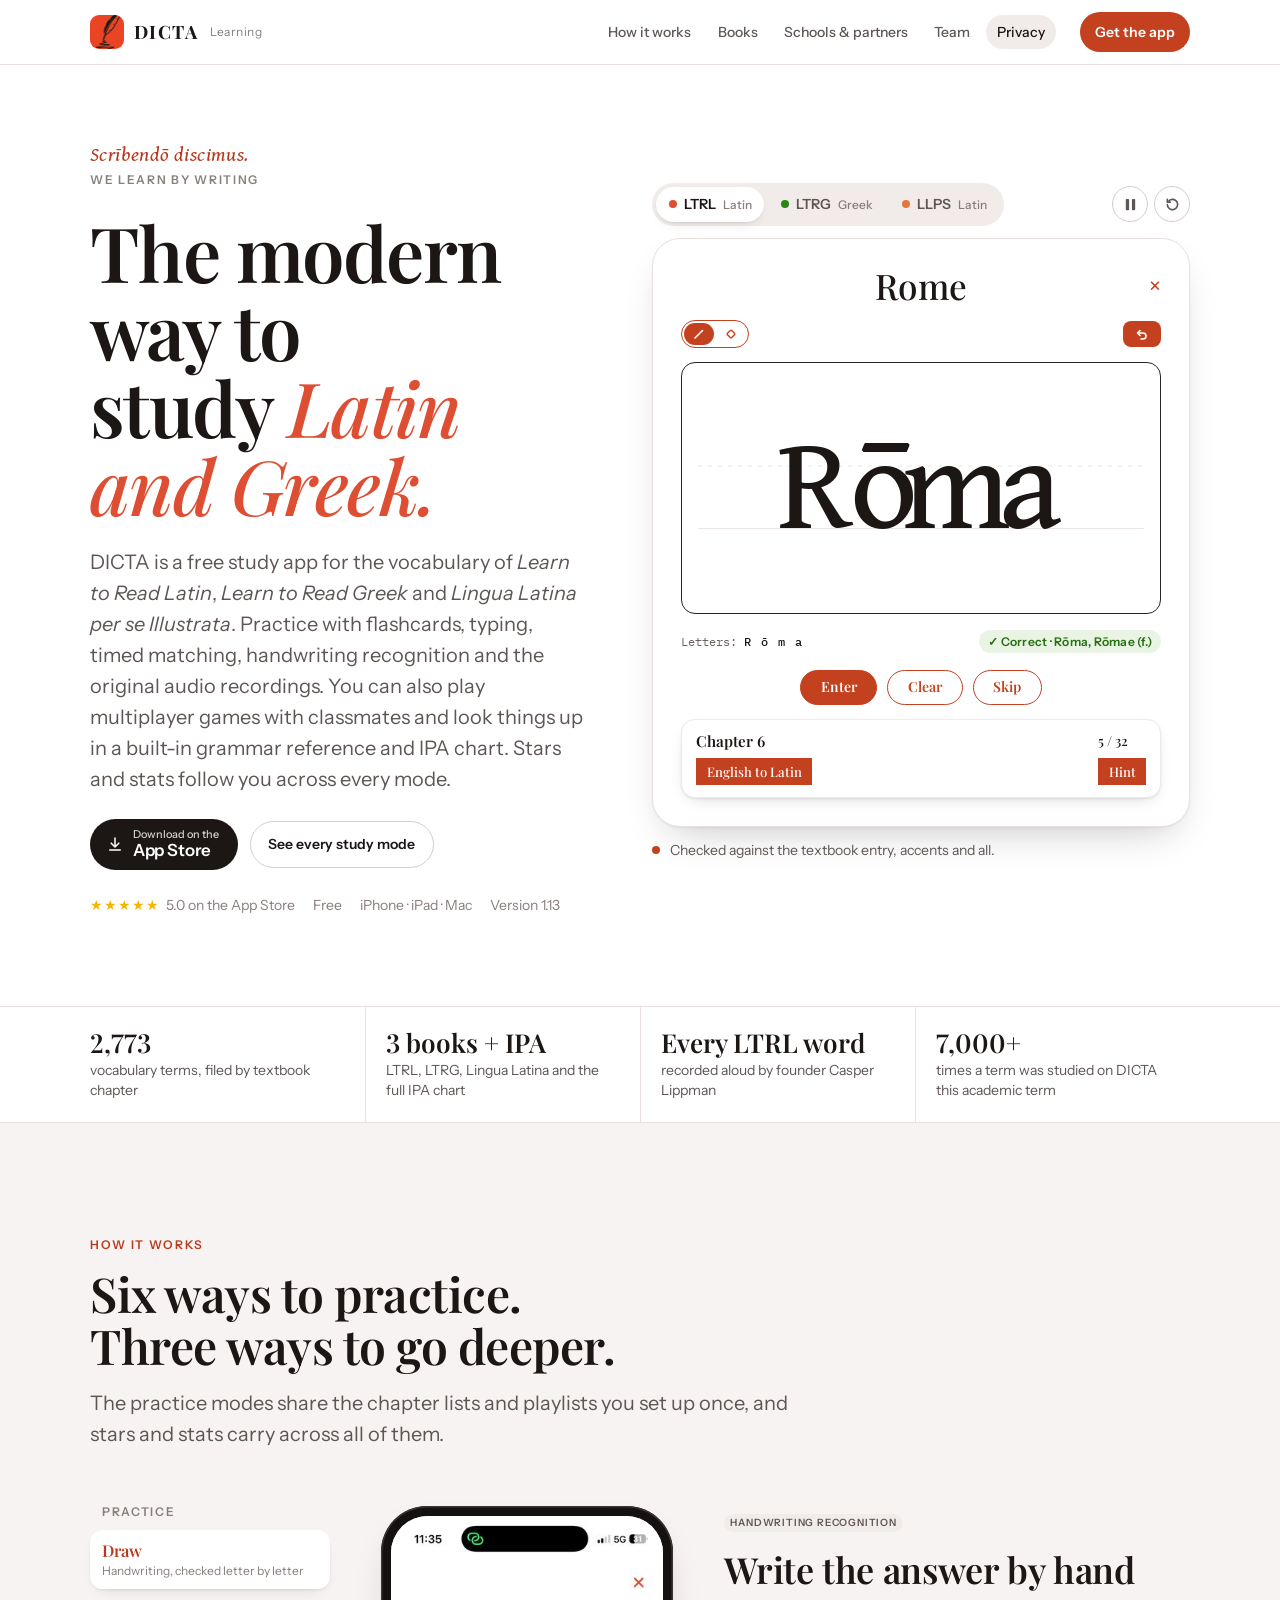
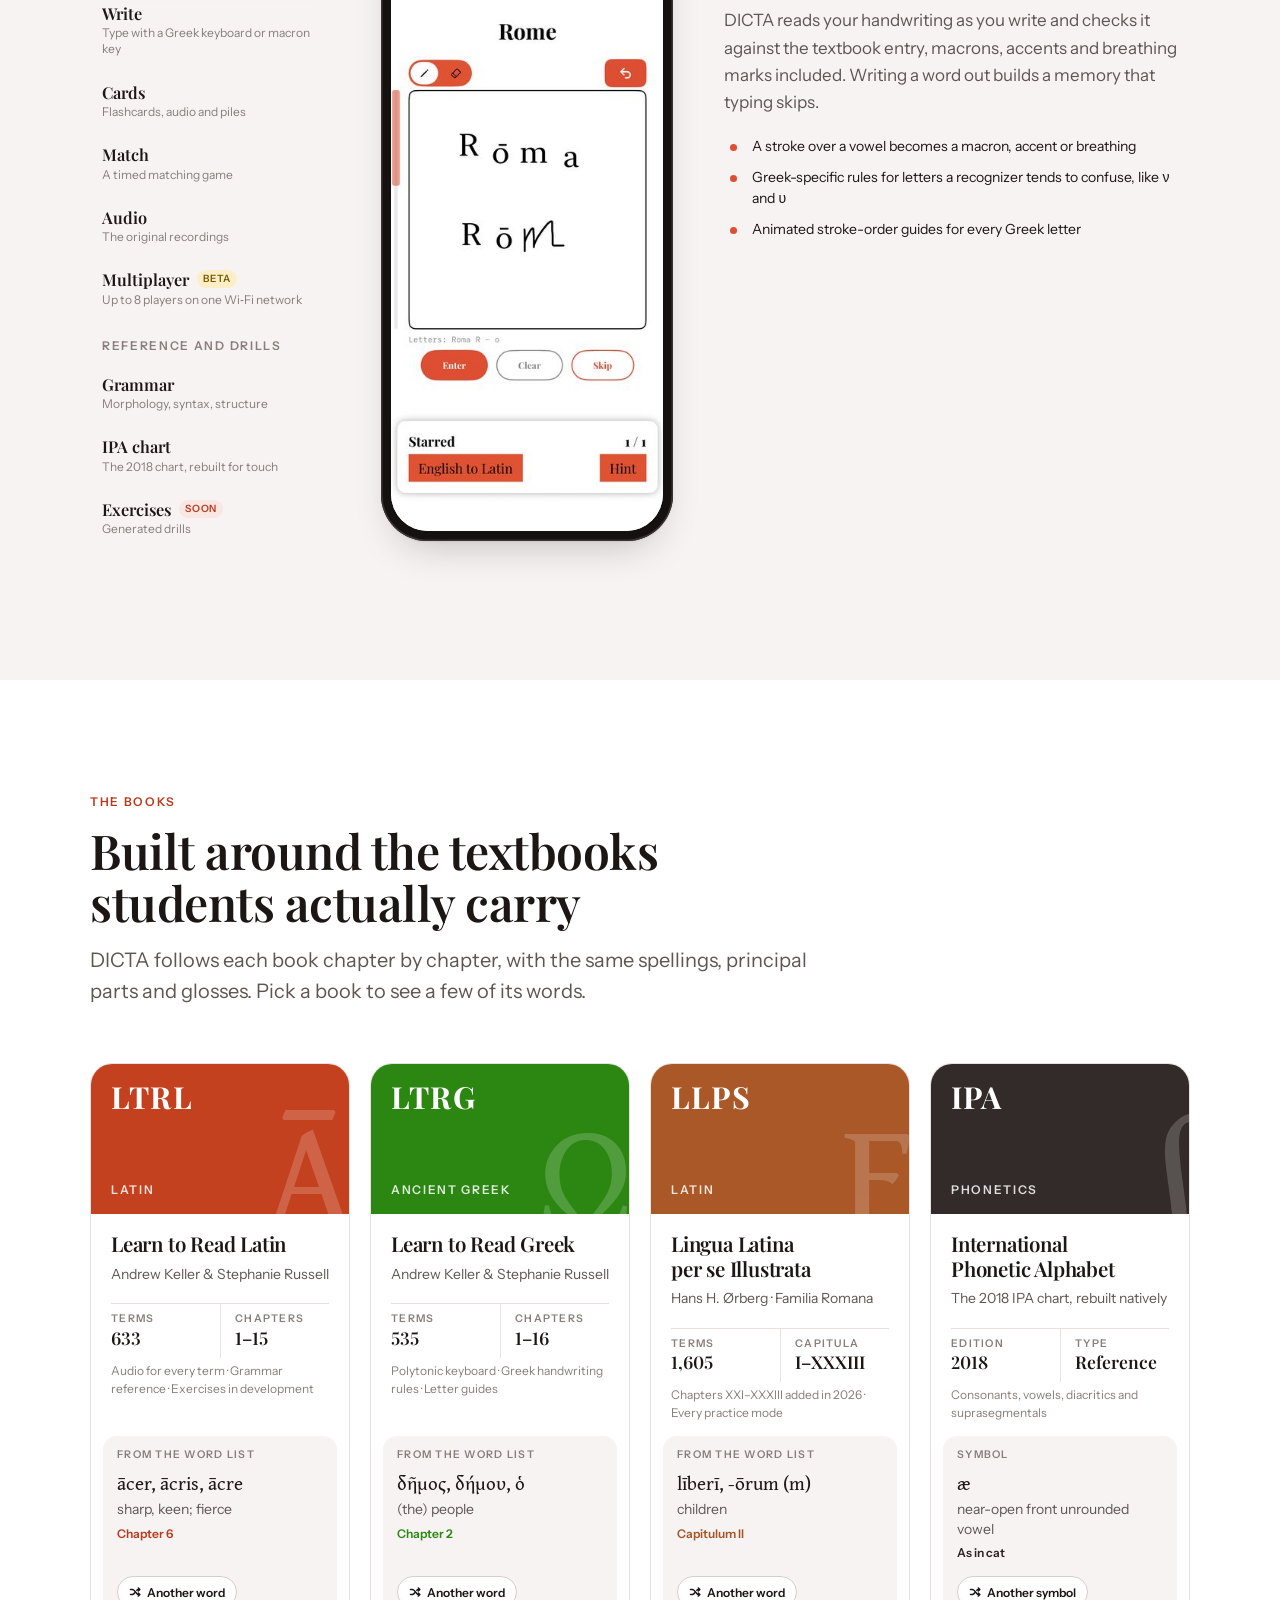
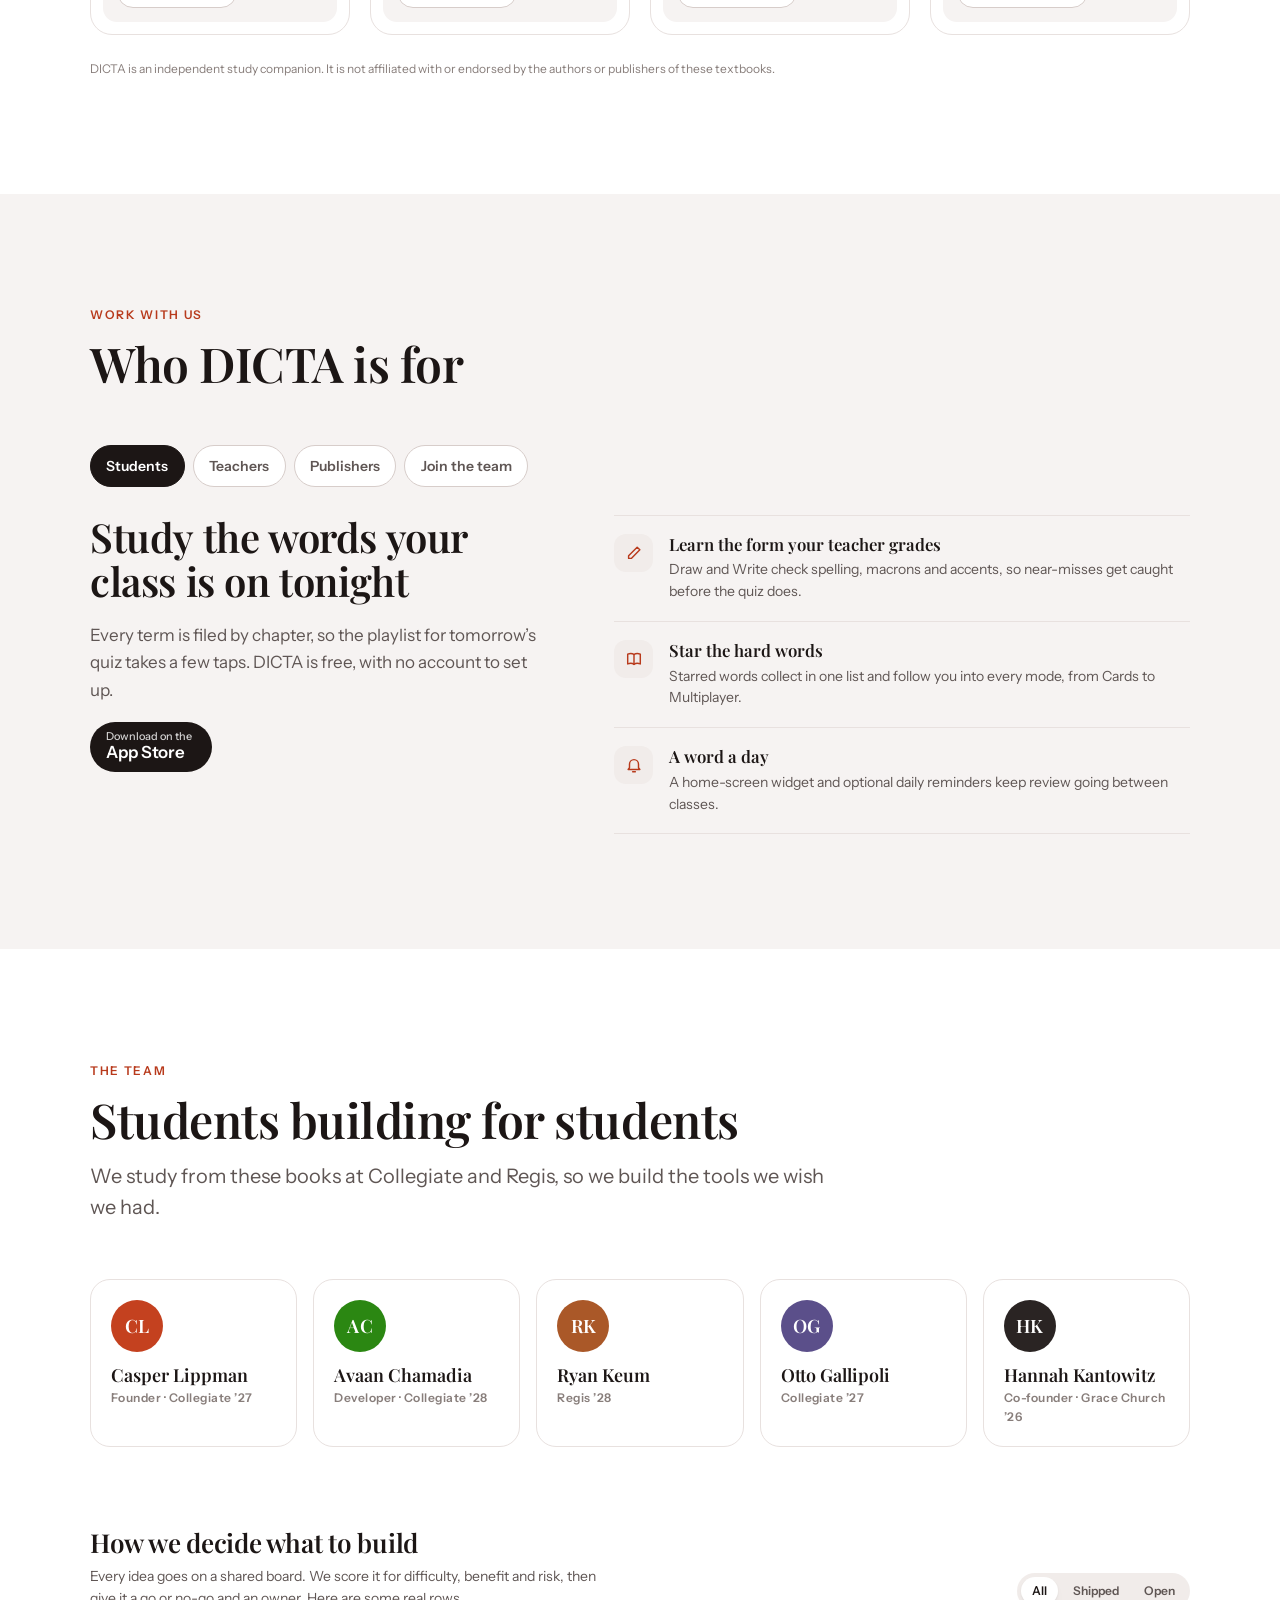
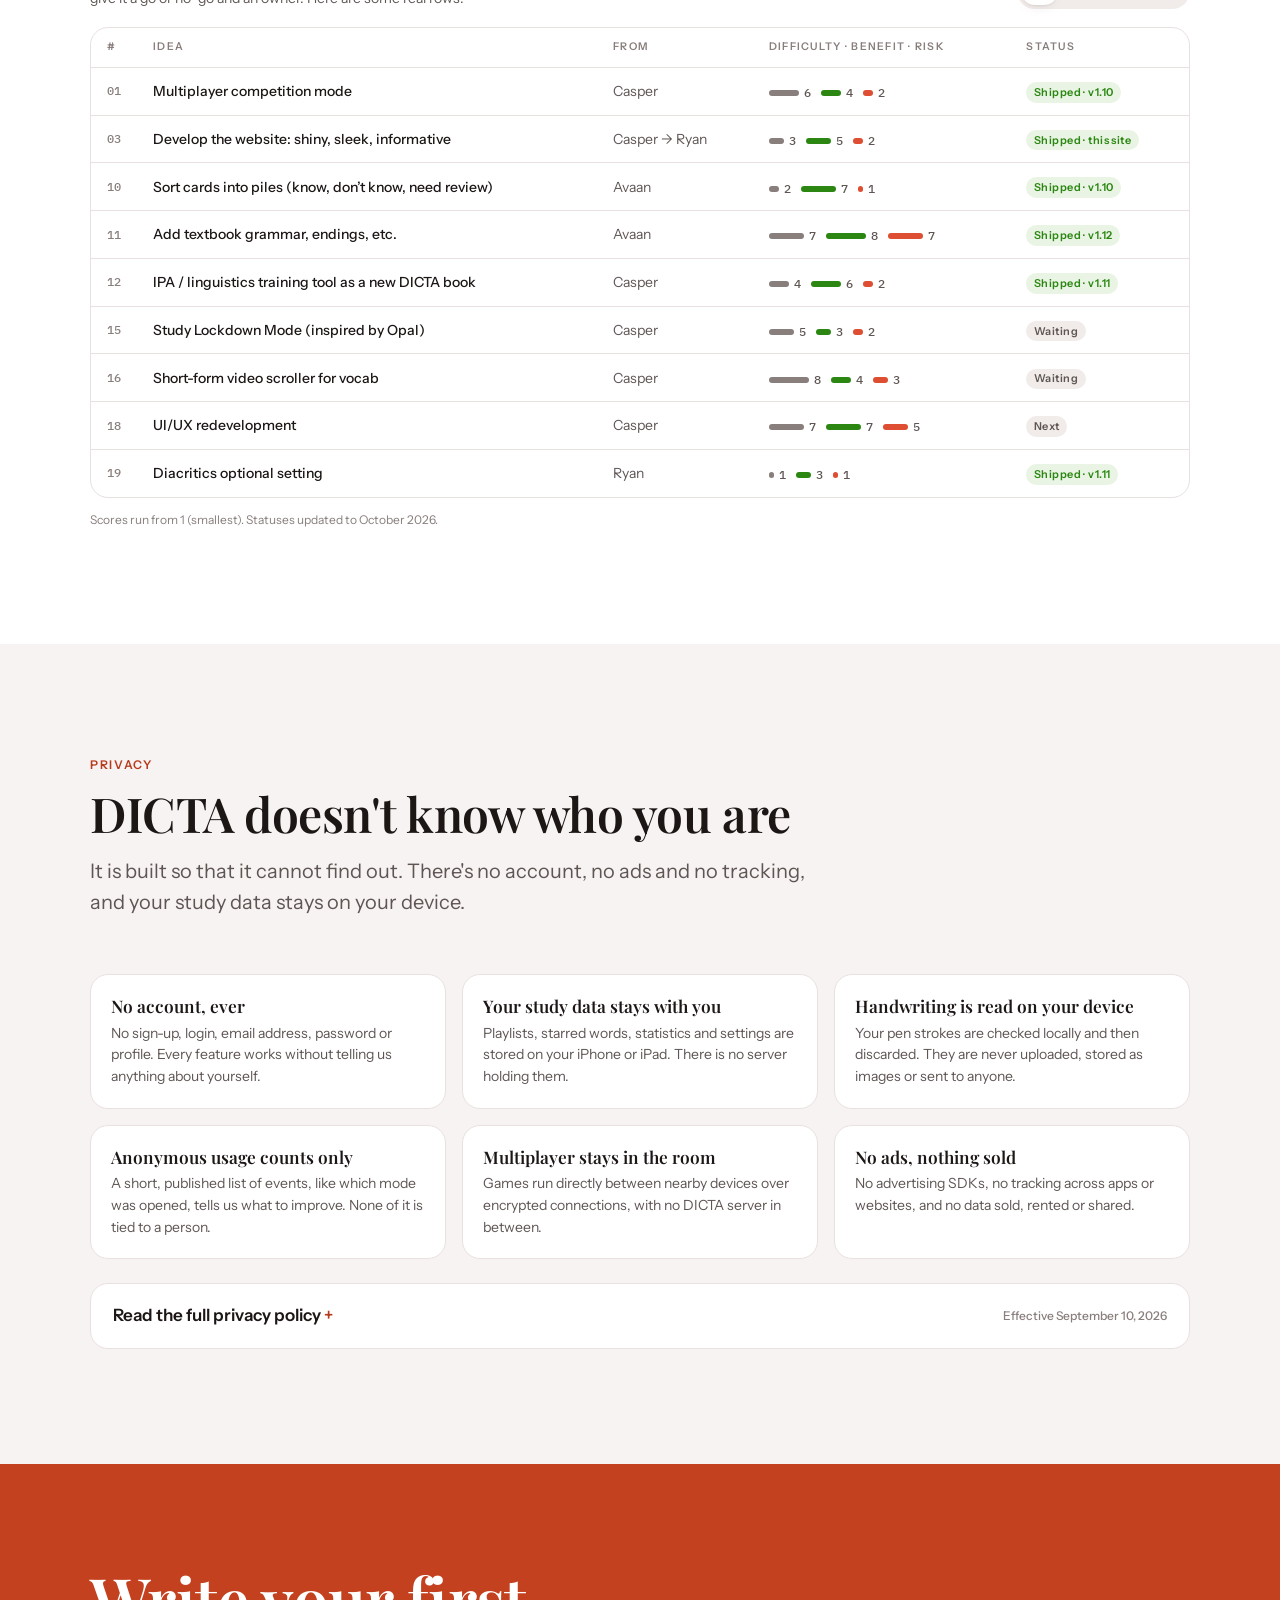
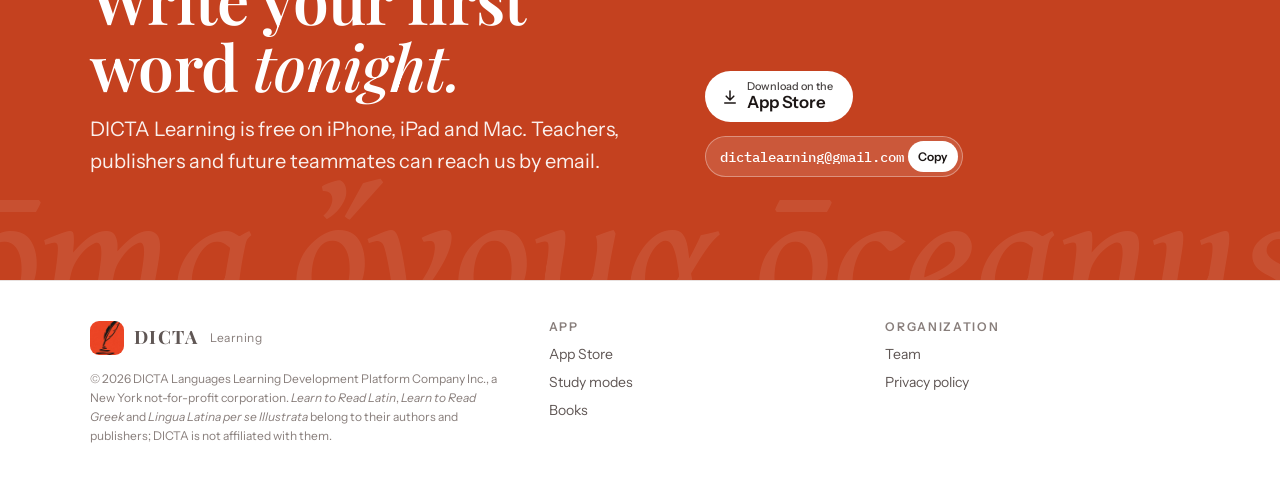
<file: index.html>
<!doctype html>
<html lang="en">
<head>
<meta charset="utf-8">
<meta name="viewport" content="width=device-width, initial-scale=1">
<title>DICTA Learning: the modern way to study Latin and Greek</title>
<meta name="description" content="DICTA is a free iPhone, iPad and Mac app for the vocabulary of Learn to Read Latin, Learn to Read Greek and Lingua Latina: flashcards, typing, matching, handwriting recognition, audio and multiplayer.">
<link rel="canonical" href="https://www.dictalanguages.com/">
<meta name="theme-color" content="#c4411f">
<meta name="apple-itunes-app" content="app-id=6751761814">
<meta property="og:type" content="website">
<meta property="og:site_name" content="DICTA Learning">
<meta property="og:title" content="DICTA Learning: the modern way to study Latin and Greek">
<meta property="og:description" content="DICTA is a free iPhone, iPad and Mac app for the vocabulary of Learn to Read Latin, Learn to Read Greek and Lingua Latina: flashcards, typing, matching, handwriting recognition, audio and multiplayer.">
<meta property="og:url" content="https://www.dictalanguages.com/">
<meta property="og:image" content="https://www.dictalanguages.com/assets/og.png">
<meta property="og:image:width" content="1200">
<meta property="og:image:height" content="630">
<meta name="twitter:card" content="summary_large_image">
<link rel="icon" href="favicon.ico" sizes="any">
<link rel="icon" type="image/png" href="assets/favicon-32.png" sizes="32x32">
<link rel="apple-touch-icon" href="assets/apple-touch-icon.png">
<link rel="preconnect" href="https://fonts.googleapis.com">
<link rel="preconnect" href="https://fonts.gstatic.com" crossorigin>
<link rel="stylesheet" href="https://fonts.googleapis.com/css2?family=Gentium+Book+Plus:ital,wght@0,400;0,700;1,400&family=IBM+Plex+Mono:wght@400;500&family=Instrument+Sans:wght@400;500;600;700&family=Playfair+Display:ital,wght@0,400..900;1,400..900&display=swap">
<link rel="stylesheet" href="assets/site.css">
<script type="application/ld+json">{"@context": "https://schema.org", "@graph": [{"@type": "Organization", "@id": "https://www.dictalanguages.com/#org", "name": "DICTA Learning", "legalName": "DICTA Languages Learning Development Platform Company Inc.", "url": "https://www.dictalanguages.com/", "logo": "https://www.dictalanguages.com/assets/icon-512.png", "email": "dictalearning@gmail.com", "founder": {"@type": "Person", "@id": "https://www.dictalanguages.com/#casper-lippman", "name": "Casper Lippman", "jobTitle": "Founder", "url": "https://www.dictalanguages.com/#team"}, "member": [{"@type": "Person", "@id": "https://www.dictalanguages.com/#avaan-chamadia", "name": "Avaan Chamadia", "jobTitle": "Developer", "url": "https://www.dictalanguages.com/#team"}, {"@type": "Person", "@id": "https://www.dictalanguages.com/#ryan-keum", "name": "Ryan Keum", "url": "https://www.dictalanguages.com/#team"}]}, {"@type": "WebSite", "@id": "https://www.dictalanguages.com/#website", "url": "https://www.dictalanguages.com/", "name": "DICTA Learning", "publisher": {"@id": "https://www.dictalanguages.com/#org"}}, {"@type": "MobileApplication", "name": "DICTA Learning", "operatingSystem": "iOS, iPadOS, macOS", "applicationCategory": "EducationalApplication", "description": "DICTA is a free iPhone, iPad and Mac app for the vocabulary of Learn to Read Latin, Learn to Read Greek and Lingua Latina: flashcards, typing, matching, handwriting recognition, audio and multiplayer.", "downloadUrl": "https://apps.apple.com/us/app/dicta-learning/id6751761814", "offers": {"@type": "Offer", "price": "0", "priceCurrency": "USD"}, "publisher": {"@id": "https://www.dictalanguages.com/#org"}}]}</script>
</head>
<body>
<div class="nav">
  <div class="wrap nav-in">
    <a class="brand" href="#top" aria-label="DICTA Learning home">
      <img src="assets/icon.jpg" alt="" width="34" height="34">
      <b>DICTA</b><span>Learning</span>
    </a>
    <nav class="nav-links" aria-label="Sections">
      <a href="#modes">How it works</a>
      <a href="#books">Books</a>
      <a href="#for">Schools &amp; partners</a>
      <a href="#team">Team</a>
      <a href="#privacy">Privacy</a>
    </nav>
    <a class="btn btn-red" href="https://apps.apple.com/us/app/dicta-learning/id6751761814" target="_blank" rel="noopener">Get the app</a>
  </div>
</div>

<main id="top">
  <!-- ======== HERO ======== -->
  <section class="hero">
    <div class="wrap hero-grid">
      <div class="hero-copy">
        <div class="motto"><span class="la" lang="la">Scrībendō discimus.</span><span class="en">We learn by writing</span></div>
        <h1>The modern way to study <em>Latin and Greek.</em></h1>
        <p class="lede">DICTA is a free study app for the vocabulary of <em>Learn to Read Latin</em>, <em>Learn to Read Greek</em> and <em>Lingua Latina per se Illustrata</em>. Practice with flashcards, typing, timed matching, handwriting recognition and the original audio recordings. You can also play multiplayer games with classmates and look things up in a built-in grammar reference and IPA chart. Stars and stats follow you across every mode.</p>
        <div class="cta-row">
          <a class="btn btn-store" href="https://apps.apple.com/us/app/dicta-learning/id6751761814" target="_blank" rel="noopener">
            <svg width="18" height="18" viewBox="0 0 24 24" fill="currentColor" aria-hidden="true"><path d="M12 3a1 1 0 0 1 1 1v9.6l3.3-3.3a1 1 0 1 1 1.4 1.4l-5 5a1 1 0 0 1-1.4 0l-5-5a1 1 0 1 1 1.4-1.4l3.3 3.3V4a1 1 0 0 1 1-1zM5 19h14a1 1 0 1 1 0 2H5a1 1 0 1 1 0-2z"/></svg>
            <span><span class="s1">Download on the</span><span class="s2">App Store</span></span>
          </a>
          <a class="btn btn-ghost" href="#modes">See every study mode</a>
        </div>
        <div class="meta">
          <span><span class="stars" aria-hidden="true">★★★★★</span> 5.0 on the App Store</span>
          <span>Free</span>
          <span>iPhone · iPad · Mac</span>
          <span>Version 1.13</span>
        </div>
      </div>

      <figure class="demo" id="demo" data-book="ltrl">
        <div class="demo-bar">
          <div class="booktabs" role="group" aria-label="Textbook shown in the replay">
            <button data-book="ltrl" aria-pressed="true" style="--c:#de4e32"><i></i>LTRL <small>Latin</small></button>
            <button data-book="ltrg" aria-pressed="false" style="--c:#2b8712"><i></i>LTRG <small>Greek</small></button>
            <button data-book="llps" aria-pressed="false" style="--c:#e3773a"><i></i>LLPS <small>Latin</small></button>
          </div>
          <div class="demo-ctl">
            <button class="icon-btn" id="demoPause" aria-label="Pause replay" title="Pause">
              <svg viewBox="0 0 16 16" fill="currentColor" aria-hidden="true" class="i-pause"><rect x="3" y="2" width="3.5" height="12" rx="1"/><rect x="9.5" y="2" width="3.5" height="12" rx="1"/></svg>
              <svg viewBox="0 0 16 16" fill="currentColor" aria-hidden="true" class="i-play" hidden><path d="M4 2.5v11a.8.8 0 0 0 1.2.7l9-5.5a.8.8 0 0 0 0-1.4l-9-5.5A.8.8 0 0 0 4 2.5z"/></svg>
            </button>
            <button class="icon-btn" id="demoReplay" aria-label="Replay from the start" title="Replay">
              <svg viewBox="0 0 16 16" fill="none" stroke="currentColor" stroke-width="1.8" stroke-linecap="round" stroke-linejoin="round" aria-hidden="true"><path d="M2.5 8a5.5 5.5 0 1 0 1.7-4"/><path d="M2.5 2.5v3h3"/></svg>
            </button>
          </div>
        </div>
        <div class="sheet">
          <div class="sheet-top"><span></span><div class="prompt" id="dPrompt">Rome</div><span class="x" aria-hidden="true">×</span></div>
          <div class="tools" aria-hidden="true">
            <span class="pentool">
              <span><svg viewBox="0 0 12 12" fill="none" stroke="currentColor" stroke-width="1.6" stroke-linecap="round"><path d="M2 10 9.5 2.5"/></svg></span>
              <span><svg viewBox="0 0 12 12" fill="none" stroke="currentColor" stroke-width="1.4"><rect x="3" y="3" width="6" height="6" rx="1" transform="rotate(45 6 6)"/></svg></span>
            </span>
            <span class="undo"><svg viewBox="0 0 12 12" fill="none" stroke="currentColor" stroke-width="1.6" stroke-linecap="round" stroke-linejoin="round"><path d="M4 2.5 1.5 5 4 7.5"/><path d="M1.8 5H7a3 3 0 0 1 0 6H5"/></svg></span>
          </div>
          <div class="canvas-wrap">
            <canvas id="dCanvas" role="img" aria-label="Replay of Draw mode: a word is handwritten letter by letter, each letter turns into type as it is recognized, and a final stroke adds the macron or accent."></canvas>
          </div>
          <div class="readout"><span>Letters: <b id="dLetters">&nbsp;</b></span><span class="verdict" id="dVerdict">✓ Correct</span></div>
          <div class="pills" aria-hidden="true"><span class="pill solid" id="dEnter">Enter</span><span class="pill">Clear</span><span class="pill">Skip</span></div>
          <div class="session" aria-hidden="true">
            <span class="ch" id="dChapter">Chapter 6</span><span class="ct" id="dCount">5 / 32</span>
            <span class="dir" id="dDir">English to Latin</span><span class="hint">Hint</span>
          </div>
        </div>
        <figcaption><span class="dot"></span><span id="dCaption">Each letter is read as it is written.</span></figcaption>
      </figure>
    </div>
  </section>

  <!-- ======== LEDGER ======== -->
  <div class="ledger">
    <div class="wrap ledger-in">
      <div><b>2,773</b><span>vocabulary terms, filed by textbook chapter</span></div>
      <div><b>3 books + IPA</b><span>LTRL, LTRG, Lingua Latina and the full IPA chart</span></div>
      <div><b>Every LTRL word</b><span>recorded aloud by founder Casper Lippman</span></div>
      <div><b>7,000+</b><span>times a term was studied on DICTA this academic term</span></div>
    </div>
  </div>

  <!-- ======== MODES ======== -->
  <section class="sec sec-alt" id="modes">
    <div class="wrap">
      <div class="sec-head">
        <span class="eyebrow">How it works</span>
        <h2>Six ways to practice. Three ways to go deeper.</h2>
        <p>The practice modes share the chapter lists and playlists you set up once, and stars and stats carry across all of them.</p>
      </div>
      <div class="modes">
        <div class="mode-list" id="modeList" role="tablist" aria-label="Study modes" aria-orientation="vertical"></div>
        <div class="phone-col">
          <div class="phone"><div class="screen" id="phoneScreen">
            <div class="scr on" data-screen="draw"><img src="assets/draw.jpg" alt="Draw mode: the prompt Rome, with Rōma handwritten on the canvas and recognized letter by letter"></div>
            <div class="scr" data-screen="write"><img src="assets/write.jpg" alt="Write mode in Greek: the prompt name, answered ὄνομα ὀνόματος τό on the polytonic keyboard" loading="lazy"></div>
            <div class="scr" data-screen="feedback"><img src="assets/feedback.jpg" alt="Write mode feedback: wrong characters in the answer highlighted against the correct Greek" loading="lazy"></div>
            <div class="scr" data-screen="cards"><img src="assets/cards.jpg" alt="Cards mode: a flashcard reading delay, with audio and star buttons and a Sort into Piles button" loading="lazy"></div>
            <div class="scr" data-screen="match"><img src="assets/match.jpg" alt="Match mode for Lingua Latina: a grid of Latin and English tiles with a timer" loading="lazy"></div>
            <div class="scr" data-screen="audio"><img src="assets/audio.jpg" alt="Audio mode for Learn to Read Latin: playlists with a player showing the term populus" loading="lazy"></div>
            <div class="scr" data-screen="multi"><img src="assets/multi.jpg" alt="Multiplayer lobby: player and spectator toggle, 30 second timer, Write mode, English to Greek, Chapter 12" loading="lazy"></div>
            <div class="scr scr-html" data-screen="grammar" inert>
              <span class="island"></span><div class="sb" aria-hidden="true"><span>9:41</span><span>●●●</span></div>
              <div class="app-h"><span></span><span>Grammar</span><span class="x">×</span></div>
              <div class="seg"><span class="on">Morphology</span><span>Syntax</span><span>Structure</span></div>
              <div class="crumb">NOUNS › FIRST DECLENSION</div>
              <div class="g-title" lang="la">puella, puellae (f.) <em>girl</em></div>
              <table class="g-tab" lang="la">
                <thead><tr><th></th><th>Singular</th><th>Plural</th></tr></thead>
                <tbody>
                  <tr><th>Nom.</th><td>puell<b>a</b></td><td>puell<b>ae</b></td></tr>
                  <tr><th>Gen.</th><td>puell<b>ae</b></td><td>puell<b>ārum</b></td></tr>
                  <tr><th>Dat.</th><td>puell<b>ae</b></td><td>puell<b>īs</b></td></tr>
                  <tr><th>Acc.</th><td>puell<b>am</b></td><td>puell<b>ās</b></td></tr>
                  <tr><th>Abl.</th><td>puell<b>ā</b></td><td>puell<b>īs</b></td></tr>
                  <tr><th>Voc.</th><td>puell<b>a</b></td><td>puell<b>ae</b></td></tr>
                </tbody>
              </table>
              <div class="g-foot">Illustration of the Grammar reference.</div>
            </div>
            <div class="scr scr-html" data-screen="ipa" inert>
              <span class="island"></span><div class="sb" aria-hidden="true"><span>9:41</span><span>●●●</span></div>
              <div class="app-h"><span></span><span>IPA</span><span class="x" style="color:#1c1615">×</span></div>
              <div class="crumb">PULMONIC CONSONANTS</div>
              <div class="ipa-grid" id="ipaGrid">
                <span class="h"></span><span class="h">Bilabial</span><span class="h">Alveolar</span><span class="h">Velar</span>
                <span class="h">Plosive</span>
                <span><button data-i="p">p</button><button data-i="b">b</button></span>
                <span><button data-i="t">t</button><button data-i="d">d</button></span>
                <span><button data-i="k">k</button><button data-i="ɡ">ɡ</button></span>
                <span class="h">Nasal</span>
                <span><button data-i="m">m</button></span>
                <span><button data-i="n">n</button></span>
                <span><button data-i="ŋ">ŋ</button></span>
                <span class="h">Fricative</span>
                <span><button data-i="ɸ">ɸ</button><button data-i="β">β</button></span>
                <span><button data-i="s">s</button><button data-i="z">z</button></span>
                <span><button data-i="x">x</button><button data-i="ɣ">ɣ</button></span>
              </div>
              <div class="ipa-card" aria-live="polite"><span class="big" id="ipaBig">ŋ</span><span class="nm" id="ipaName">Voiced velar nasal</span><span class="kw" id="ipaKw">As in English sing</span><span class="kw">Tap any symbol</span></div>
              <div class="g-foot">Illustration of the IPA chart.</div>
            </div>
            <div class="scr scr-html" data-screen="ex" inert>
              <span class="island"></span><div class="sb" aria-hidden="true"><span>9:41</span><span>●●●</span></div>
              <div class="app-h"><span></span><span>Exercises</span><span class="x">×</span></div>
              <div class="ex-card">
                <span class="q">Identify the form</span>
                <span class="w" lang="la">amāvērunt</span>
                <div class="ex-chips"><span>3rd person</span><span>plural</span><span>perfect</span><span>active</span><span class="no">subjunctive</span></div>
                <span class="src">from amō, amāre, amāvī, amātus · love · Ch. 2</span>
              </div>
              <div class="ex-card">
                <span class="q">Translate into Latin</span>
                <span style="font: italic .9rem/1.3 var(--f-display)">the farmer's daughter</span>
                <span class="ex-ans" lang="la">fīlia agricolae <span>✓ Correct</span></span>
              </div>
              <div class="ex-score"><span>Chapters 1–4 · 3 / 10</span><em>4 / 5</em></div>
              <div class="g-foot">Preview of a feature in development.</div>
            </div>
          </div></div>
          <div class="dots" id="phoneDots" aria-label="Screens for this mode"></div>
        </div>
        <div class="mode-detail" id="modeDetail" role="tabpanel"></div>
      </div>
    </div>
  </section>

  <!-- ======== BOOKS ======== -->
  <section class="sec" id="books">
    <div class="wrap">
      <div class="sec-head">
        <span class="eyebrow">The books</span>
        <h2>Built around the textbooks students actually carry</h2>
        <p>DICTA follows each book chapter by chapter, with the same spellings, principal parts and glosses. Pick a book to see a few of its words.</p>
      </div>
      <div class="shelf" id="shelf"></div>
      <p class="disclaim">DICTA is an independent study companion. It is not affiliated with or endorsed by the authors or publishers of these textbooks.</p>
    </div>
  </section>

  <!-- ======== AUDIENCES ======== -->
  <section class="sec sec-alt" id="for">
    <div class="wrap">
      <div class="sec-head">
        <span class="eyebrow">Work with us</span>
        <h2>Who DICTA is for</h2>
      </div>
      <div class="aud-tabs" role="tablist" aria-label="Audience" id="audTabs"></div>
      <div class="aud-panel" id="audPanel" role="tabpanel"></div>
    </div>
  </section>

  <!-- ======== TEAM ======== -->
  <section class="sec" id="team">
    <div class="wrap">
      <div class="sec-head">
        <span class="eyebrow">The team</span>
        <h2>Students building for students</h2>
        <p>We study from these books at Collegiate and Regis, so we build the tools we wish we had.</p>
      </div>
      <div class="team">
        <div class="member"><span class="mono" style="--mc:var(--red-field)" aria-hidden="true">CL</span>
          <div><b>Casper Lippman</b><span class="role">Founder · Collegiate ’27</span></div></div>
        <div class="member"><span class="mono" style="--mc:var(--ltrg)" aria-hidden="true">AC</span>
          <div><b>Avaan Chamadia</b><span class="role">Developer · Collegiate ’28</span></div></div>
        <div class="member"><span class="mono" style="--mc:var(--llps-field)" aria-hidden="true">RK</span>
          <div><b>Ryan Keum</b><span class="role">Regis ’28</span></div></div>
        <div class="member"><span class="mono" style="--mc:#5b4f8a" aria-hidden="true">OG</span>
          <div><b>Otto Gallipoli</b><span class="role">Collegiate ’27</span></div></div>
        <div class="member"><span class="mono" style="--mc:#2a2423" aria-hidden="true">HK</span>
          <div><b>Hannah Kantowitz</b><span class="role">Co-founder · Grace Church ’26</span></div></div>
      </div>

      <div class="board-head">
        <div>
          <h3>How we decide what to build</h3>
          <p>Every idea goes on a shared board. We score it for difficulty, benefit and risk, then give it a go or no-go and an owner. Here are some real rows.</p>
        </div>
        <div class="filters" role="group" aria-label="Filter ideas" id="boardFilters">
          <button aria-pressed="true" data-f="all">All</button>
          <button aria-pressed="false" data-f="done">Shipped</button>
          <button aria-pressed="false" data-f="open">Open</button>
        </div>
      </div>
      <div class="board-scroll">
        <table class="board">
          <thead><tr><th>#</th><th>Idea</th><th>From</th><th>Difficulty · Benefit · Risk</th><th>Status</th></tr></thead>
          <tbody id="boardBody"></tbody>
        </table>
      </div>
      <p class="board-note">Scores run from 1 (smallest). Statuses updated to October 2026.</p>
    </div>
  </section>

  <!-- ======== PRIVACY ======== -->
  <section class="sec sec-alt" id="privacy">
    <div class="wrap">
      <div class="sec-head">
        <span class="eyebrow">Privacy</span>
        <h2>DICTA doesn't know who you are</h2>
        <p>It is built so that it cannot find out. There's no account, no ads and no tracking, and your study data stays on your device.</p>
      </div>
      <div class="priv-grid">
        <div class="priv-card"><b>No account, ever</b><p>No sign-up, login, email address, password or profile. Every feature works without telling us anything about yourself.</p></div>
        <div class="priv-card"><b>Your study data stays with you</b><p>Playlists, starred words, statistics and settings are stored on your iPhone or iPad. There is no server holding them.</p></div>
        <div class="priv-card"><b>Handwriting is read on your device</b><p>Your pen strokes are checked locally and then discarded. They are never uploaded, stored as images or sent to anyone.</p></div>
        <div class="priv-card"><b>Anonymous usage counts only</b><p>A short, published list of events, like which mode was opened, tells us what to improve. None of it is tied to a person.</p></div>
        <div class="priv-card"><b>Multiplayer stays in the room</b><p>Games run directly between nearby devices over encrypted connections, with no DICTA server in between.</p></div>
        <div class="priv-card"><b>No ads, nothing sold</b><p>No advertising SDKs, no tracking across apps or websites, and no data sold, rented or shared.</p></div>
      </div>
      <details class="policy">
        <summary><span>Read the full privacy policy</span><span class="policy-date">Effective September 10, 2026</span></summary>
        <div class="policy-body">
          <h3>The short version</h3>
          <p>DICTA does not know who you are, and it is built so that it cannot find out.</p>
          <p>There is no account. There is no sign-up, no login, no email address, no password, no phone number, no profile. You can install DICTA and use every feature in it without ever telling us a single fact about yourself.</p>
          <p>We do not ask for or collect your name, email, contacts, photos, location, device's advertising identifier, or anything else that identifies you as a person. We do not track you across other apps or websites. We do not show ads. We do not sell, rent, share, or trade data with anyone, because we do not hold data about you to begin with.</p>
          <p>Your handwriting never leaves your device. Your vocabulary lists, your starred words, your study history, and your accuracy statistics never leave your device. They are stored on your iPhone or iPad and nowhere else. We cannot see them. There is no server holding your study data, because there is no server.</p>
          <p>The only information DICTA intentionally sends for analytics is limited usage and technical information — for example, "a Draw session was started in Learn to Read Greek" or "an answer was marked correct." These measurements are not attached to your name or to any identity, because no identity exists. They tell us which study modes are worth improving. They do not tell us anything about you.</p>
          <p>Deleting the app deletes DICTA’s locally stored data and stops future analytics collection.</p>
          <p>The rest of this document explains all of that in detail.</p>

          <h3>1. What never reaches us</h3>
          <p>This section is about what leaves your device. DICTA does keep a record of your own study work — your playlists, your starred terms, your accuracy statistics — but it keeps that record on your device, where only you can see it. Section 2 lists exactly what that is.</p>
          <p>What we never receive, and what is never transmitted to us or to anyone else:</p>
          <ul>
            <li>Your name, email address, phone number, postal address, or date of birth</li>
            <li>Any account credentials of any kind (there are no accounts)</li>
            <li>Your precise or approximate geographic location (the app requests no location permission and calls no location services)</li>
            <li>Your device's advertising identifier (IDFA). DICTA contains no advertising SDK and displays no advertising, and it never presents an App Tracking Transparency prompt because it has nothing to track you with.</li>
            <li>Your contacts, calendar, photos, camera, microphone, or health data</li>
            <li>Your handwriting, drawings, or pen strokes</li>
            <li>Your playlists, your starred terms, or your personal accuracy statistics</li>
            <li>The nickname you choose for multiplayer</li>
            <li>Any persistent identifier that follows you across other apps or websites</li>
          </ul>

          <h3>2. What DICTA records, and keeps on your device</h3>
          <p>DICTA does keep track of your study work — that is how the Stats screen, your starred terms, and your saved playlists work at all. All of it is stored locally on your device, in the app's own private storage. This includes:</p>
          <ul>
            <li>Your playlists and the terms in them</li>
            <li>Your starred terms</li>
            <li>Your study statistics: per-term and per-chapter accuracy for Draw and Write modes, guess counts, and which days you have studied</li>
            <li>Your settings: dark mode, audio playback speed, volume, whether diacritics are optional, and your notification preference</li>
            <li>Your word-of-the-day queue and the book it draws from</li>
            <li>Your chosen multiplayer nickname, if you have set one</li>
            <li>Which books you have starred in the library</li>
          </ul>
          <p>None of this is uploaded. None of this is backed up to us. We cannot read it, request it, or recover it. Some of it is shared between DICTA and its own home-screen widget through a private app group on your device — that is a local mechanism inside your device and involves no network transfer.</p>
          <p>If your device is set to back up to iCloud, Apple may include the app's local data in your personal encrypted backup. That is a function of your device and your Apple account, governed by Apple's privacy policy, and it is not something DICTA sends or controls.</p>

          <h3>3. Handwriting recognition happens on your device</h3>
          <p>DICTA's core feature is handwriting: you draw Latin or Greek letters and the app checks them against the answer. This is the most sensitive thing the app touches, and it is handled the most conservatively.</p>
          <p>Recognition runs entirely on your device using Google ML Kit Digital Ink Recognition, an offline, on-device recognition engine. Your strokes are processed in the app's memory on your hardware, compared against the expected answer, and then discarded. They are never uploaded, never stored as images, and never transmitted to us or to Google.</p>
          <p>The one network activity involved is this: the first time you use a handwriting mode for a given language, the app downloads the recognition model for that language (English for Latin, Greek for Greek) from Google's servers. This is a download of a model file to your device. DICTA does not send your handwriting, drawings, or study content as part of this download. After the model is downloaded, handwriting recognition works fully offline.</p>

          <h3>4. The only data that leaves your device: anonymous usage measurement</h3>
          <p>DICTA uses Google Firebase Analytics to understand, in aggregate, how the app is used, so that we know which features to improve. This is the entire extent of our data collection.</p>
          <p>These are the specific events the app records. This list is complete:</p>
          <ul>
            <li><code>mode_started</code> — which study mode was opened and for which book</li>
            <li><code>session_ended</code> — which mode, which book, and how many seconds the session lasted</li>
            <li><code>playlist_created</code> — that a playlist was created, and for which book</li>
            <li><code>term_studied</code> — a term identifier, its chapter number, its book, and the mode</li>
            <li><code>draw_answer</code> — whether a handwriting answer was correct or incorrect, and the book</li>
            <li><code>match_answer</code> — whether a matching answer was correct or incorrect, and the book</li>
            <li><code>multip_term_played</code> — in multiplayer, which vocabulary word was played, its chapter, its book, and the mode</li>
            <li><code>multip_answer_result</code> — in multiplayer, whether an answer was correct, and the book and mode</li>
          </ul>
          <p>Plus one setting-level property: whether the "diacritics optional" switch is on or off, so that accuracy figures can be read correctly for the two groups.</p>
          <p>Note what is in that list: book names, chapter numbers, vocabulary words from the published textbooks, study modes, durations, and right-or-wrong flags. Note what is not in it: you. There is no name, no nickname, no message, no handwriting, no free text you typed, and no way to work backwards from any of it to a person.</p>
          <p>To be precise about the overlap with Section 2: the correct/incorrect flags above mean that anonymous, app-wide accuracy trends are visible to us — how often answers in Greek Draw mode come out right, across everybody. The per-term accuracy record that the Stats screen shows you is a separate, local tally that is never uploaded, and the right-or-wrong events we do receive are not labelled with which term they belong to. We can see that learners find a mode hard. We cannot see your report card, and we cannot tell which learner is which.</p>
          <p>Alongside these events, Firebase Analytics automatically records standard technical information: a randomly generated app instance ID, your device model, operating system version, app version, device language, and coarse country-level region inferred from the network request. The app instance ID is generated by Firebase, is specific to this one installation of this one app, and is reset if you delete and reinstall the app. It is not your Apple ID, not your device serial number, and it does not directly identify you by name or connect to a DICTA account.</p>
          <p>Advertising identifier collection is not enabled and no advertising SDK is present, so this analytics data is not used for advertising, retargeting, or cross-app profiling.</p>
          <p>This data is processed by Google as our analytics provider under Google's own privacy terms: <a href="https://firebase.google.com/support/privacy" target="_blank" rel="noopener">firebase.google.com/support/privacy</a> and <a href="https://policies.google.com/privacy" target="_blank" rel="noopener">policies.google.com/privacy</a></p>
          <p>We do not maintain any separate database of our own. We read aggregate charts.</p>
          <p>DICTA does not currently include an in-app switch to turn analytics off. If you do not want this measurement collected, you can delete the app, which stops it immediately and permanently.</p>

          <h3>5. Multiplayer is peer-to-peer and local</h3>
          <p>DICTA's multiplayer mode connects devices directly to each other over your local network or Bluetooth, using Apple's MultipeerConnectivity framework. Game data — which term is up, whose turn it is, who answered correctly — travels directly between the devices in the room. It does not pass through any server of ours, because we do not operate one. Sessions are established with encryption required.</p>
          <p>To join a game you choose a nickname. This is a display label only. You may enter anything — it does not have to be, and we suggest it not be, your real name. It is stored on your own device so you do not have to retype it, and it is visible to the other players in that game, which is the point of it. Game names advertised on the network are deliberately generic rather than being built from a player's nickname, so that a student's or teacher's name is not broadcast in the clear to anything scanning the network.</p>
          <p>For the duration of a game, the app uses your device's vendor identifier — an identifier supplied by iOS, unique to this app on this device, and reset when you delete the app — purely to tell peers apart on the local network. It is not transmitted to us and is not used for analytics or tracking.</p>
          <p>This is why the app asks for local network permission. It is used to find the other players in the room, and for nothing else.</p>

          <h3>6. Notifications</h3>
          <p>If you turn on study reminders, DICTA schedules local notifications on your device using iOS's own notification system. These are generated on your device by your device. There is no push server, no notification token sent to us, and no remote messaging. Turning the reminders off in Settings, or denying the notification permission, stops them.</p>

          <h3>7. Audio</h3>
          <p>Pronunciation audio and chapter recordings are bundled inside the app and play from local files. Playing them involves no network request and no reporting of what you listened to. The app declares a background audio mode so that longer chapter recordings continue playing when you leave the screen.</p>

          <h3>8. Screen Time / app shielding</h3>
          <p>DICTA includes an optional study-focus feature, built on Apple's Screen Time (Family Controls) framework, which you can enable to place a shield over other apps until study goals are met. It is off unless you turn it on and grant the Screen Time permission iOS asks for. Apple's framework is designed so that apps never learn which applications a shield applies to: the app receives opaque tokens, not app names or usage histories. DICTA reads and writes those tokens only in local, on-device storage shared between the app and its own extensions. No Screen Time information, no app-usage history, and no shielding activity is transmitted off the device or included in analytics.</p>

          <h3>9. Children</h3>
          <p>DICTA is a vocabulary study tool for the Latin and ancient Greek textbooks used in secondary and university courses. It is a general-audience app. It is not directed to children under 13, it is not offered in the App Store Kids Category, and we do not knowingly collect personal information from children under 13.</p>
          <p>That said, the app's design means there is very little for a young user to disclose even by accident: there are no accounts, no advertising, no in-app purchases, no chat or free-text messaging between users, no user-generated content that travels beyond a local game, and no field anywhere in the app that asks for a real name, an email address, or an age.</p>
          <p>The one piece of free text a user enters is a multiplayer nickname, which stays on that user's own device and is shown only to the other players physically present on the same local network. We never receive it.</p>
          <p>If you are a parent, guardian, or teacher and you believe a child has provided personal information through this app, contact us at the address below and we will investigate and delete it.</p>

          <h3>10. Your choices and your rights</h3>
          <p>Because we hold no personal data about you, most data rights resolve trivially:</p>
          <ul>
            <li>Access: there is nothing held about you for us to disclose.</li>
            <li>Correction: there is nothing held about you to correct.</li>
            <li>Deletion: delete the app. Every playlist, star, statistic, setting, and stored nickname is removed from your device with it, and the anonymous analytics instance ID is reset. Nothing of yours remains with us, because nothing of yours was ever with us.</li>
            <li>Portability: your study data is on your device and is not held by us.</li>
          </ul>
          <p>You can also, at any time, revoke the app's local network and notification permissions in iOS Settings. The relevant features stop working; nothing else is affected.</p>
          <p>If you are in a jurisdiction with specific statutory data rights (for example the GDPR in the EEA/UK, or the CCPA in California), you retain those rights in full. We do not sell or share personal information as those laws define it, and we have never done so. To exercise any right, write to us at the address below.</p>

          <h3>11. Third parties</h3>
          <p>DICTA integrates exactly two third-party components, both from Google, and both described above:</p>
          <ul>
            <li>Google Firebase Analytics — anonymous usage measurement (Section 4)</li>
            <li>Google ML Kit Digital Ink Recognition — on-device handwriting recognition, with a one-time model download (Section 3)</li>
          </ul>
          <p>There are no advertising networks, no attribution or install-tracking SDKs, no crash-reporting services that capture user content, no social media SDKs, and no data brokers. Apple processes App Store downloads and any purchases under its own policies; we receive only aggregate, anonymous App Store reporting from Apple.</p>

          <h3>12. Security</h3>
          <p>The strongest security measure in DICTA is architectural: we do not collect personal data, so there is no store of personal data to breach. Study content stays in the app's private storage on your device, protected by iOS's own app sandbox and device encryption. Multiplayer sessions require encryption on the connection between peers.</p>

          <h3>13. Changes to this policy</h3>
          <p>If this policy changes, we will update the effective date at the top and publish the revised version in the same place you found this one. If a future version of the app ever begins collecting something meaningfully different from what is described here, we will say so clearly rather than quietly widening this document.</p>

          <h3>14. Contact</h3>
          <p>Questions about this policy, or about privacy in DICTA generally: <a href="mailto:dictalearning@gmail.com">dictalearning@gmail.com</a></p>
        </div>
      </details>
    </div>
  </section>

  <!-- ======== CTA BAND ======== -->
  <section class="band" id="download">
    <div class="wrap band-in">
      <div>
        <h2>Write your first word <em>tonight.</em></h2>
        <p>DICTA Learning is free on iPhone, iPad and Mac. Teachers, publishers and future teammates can reach us by email.</p>
      </div>
      <div class="band-actions">
        <a class="btn btn-store" href="https://apps.apple.com/us/app/dicta-learning/id6751761814" target="_blank" rel="noopener">
          <svg width="18" height="18" viewBox="0 0 24 24" fill="currentColor" aria-hidden="true"><path d="M12 3a1 1 0 0 1 1 1v9.6l3.3-3.3a1 1 0 1 1 1.4 1.4l-5 5a1 1 0 0 1-1.4 0l-5-5a1 1 0 1 1 1.4-1.4l3.3 3.3V4a1 1 0 0 1 1-1zM5 19h14a1 1 0 1 1 0 2H5a1 1 0 1 1 0-2z"/></svg>
          <span><span class="s1">Download on the</span><span class="s2">App Store</span></span>
        </a>
        <div class="copybox"><code>dictalearning@gmail.com</code><button type="button" data-copy="dictalearning@gmail.com">Copy</button></div>
      </div>
    </div>
  </section>
</main>

<footer>
  <div class="wrap foot">
    <div>
      <a class="brand" href="#top"><img src="assets/icon.jpg" alt="" width="34" height="34"><b>DICTA</b><span>Learning</span></a>
      <p class="legal">© 2026 DICTA Languages Learning Development Platform Company Inc., a New York not-for-profit corporation. <em>Learn to Read Latin</em>, <em>Learn to Read Greek</em> and <em>Lingua Latina per se Illustrata</em> belong to their authors and publishers; DICTA is not affiliated with them.</p>
    </div>
    <div>
      <h4>App</h4>
      <ul>
        <li><a href="https://apps.apple.com/us/app/dicta-learning/id6751761814" target="_blank" rel="noopener">App Store</a></li>
        <li><a href="#modes">Study modes</a></li>
        <li><a href="#books">Books</a></li>
      </ul>
    </div>
    <div>
      <h4>Organization</h4>
      <ul>
        <li><a href="#team">Team</a></li>
        <li><a href="privacy-policy-4/">Privacy policy</a></li>
      </ul>
    </div>
  </div>
</footer>
<script src="assets/site.js"></script>
</body>
</html>
</file>
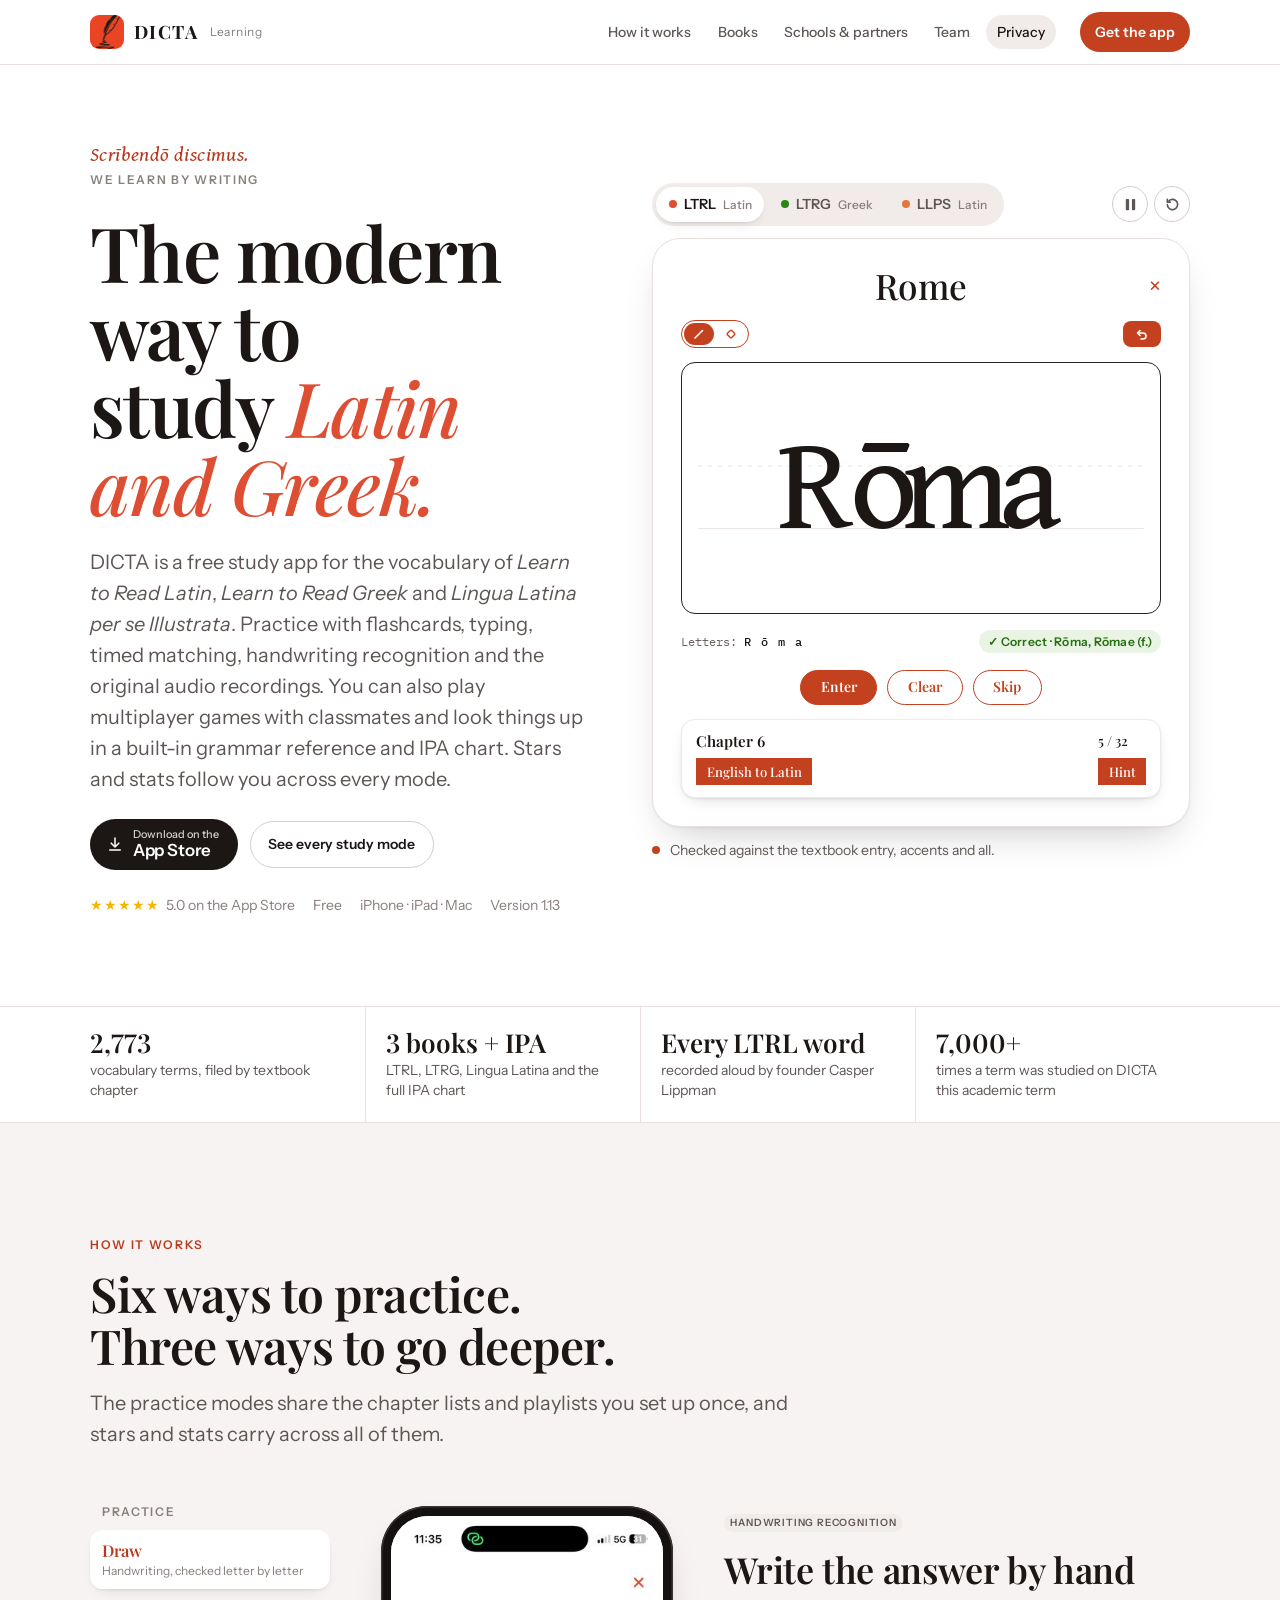
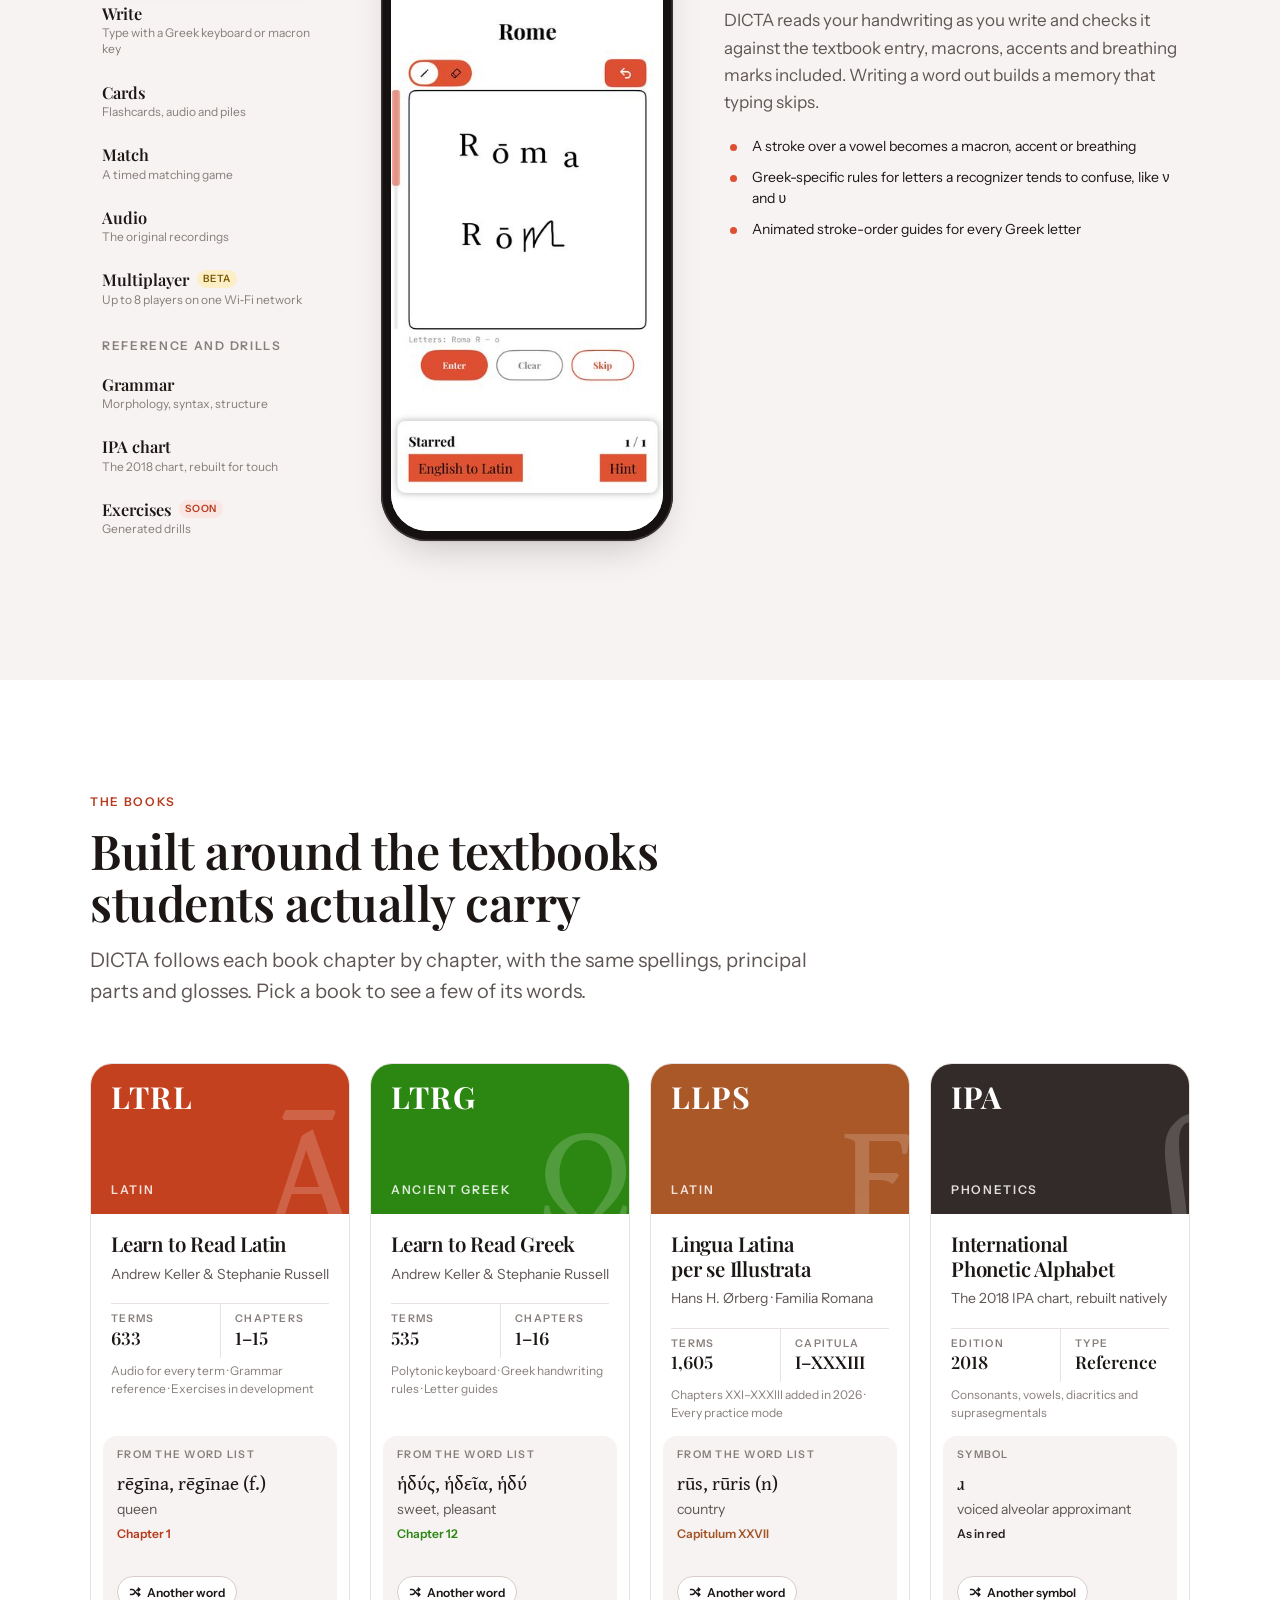
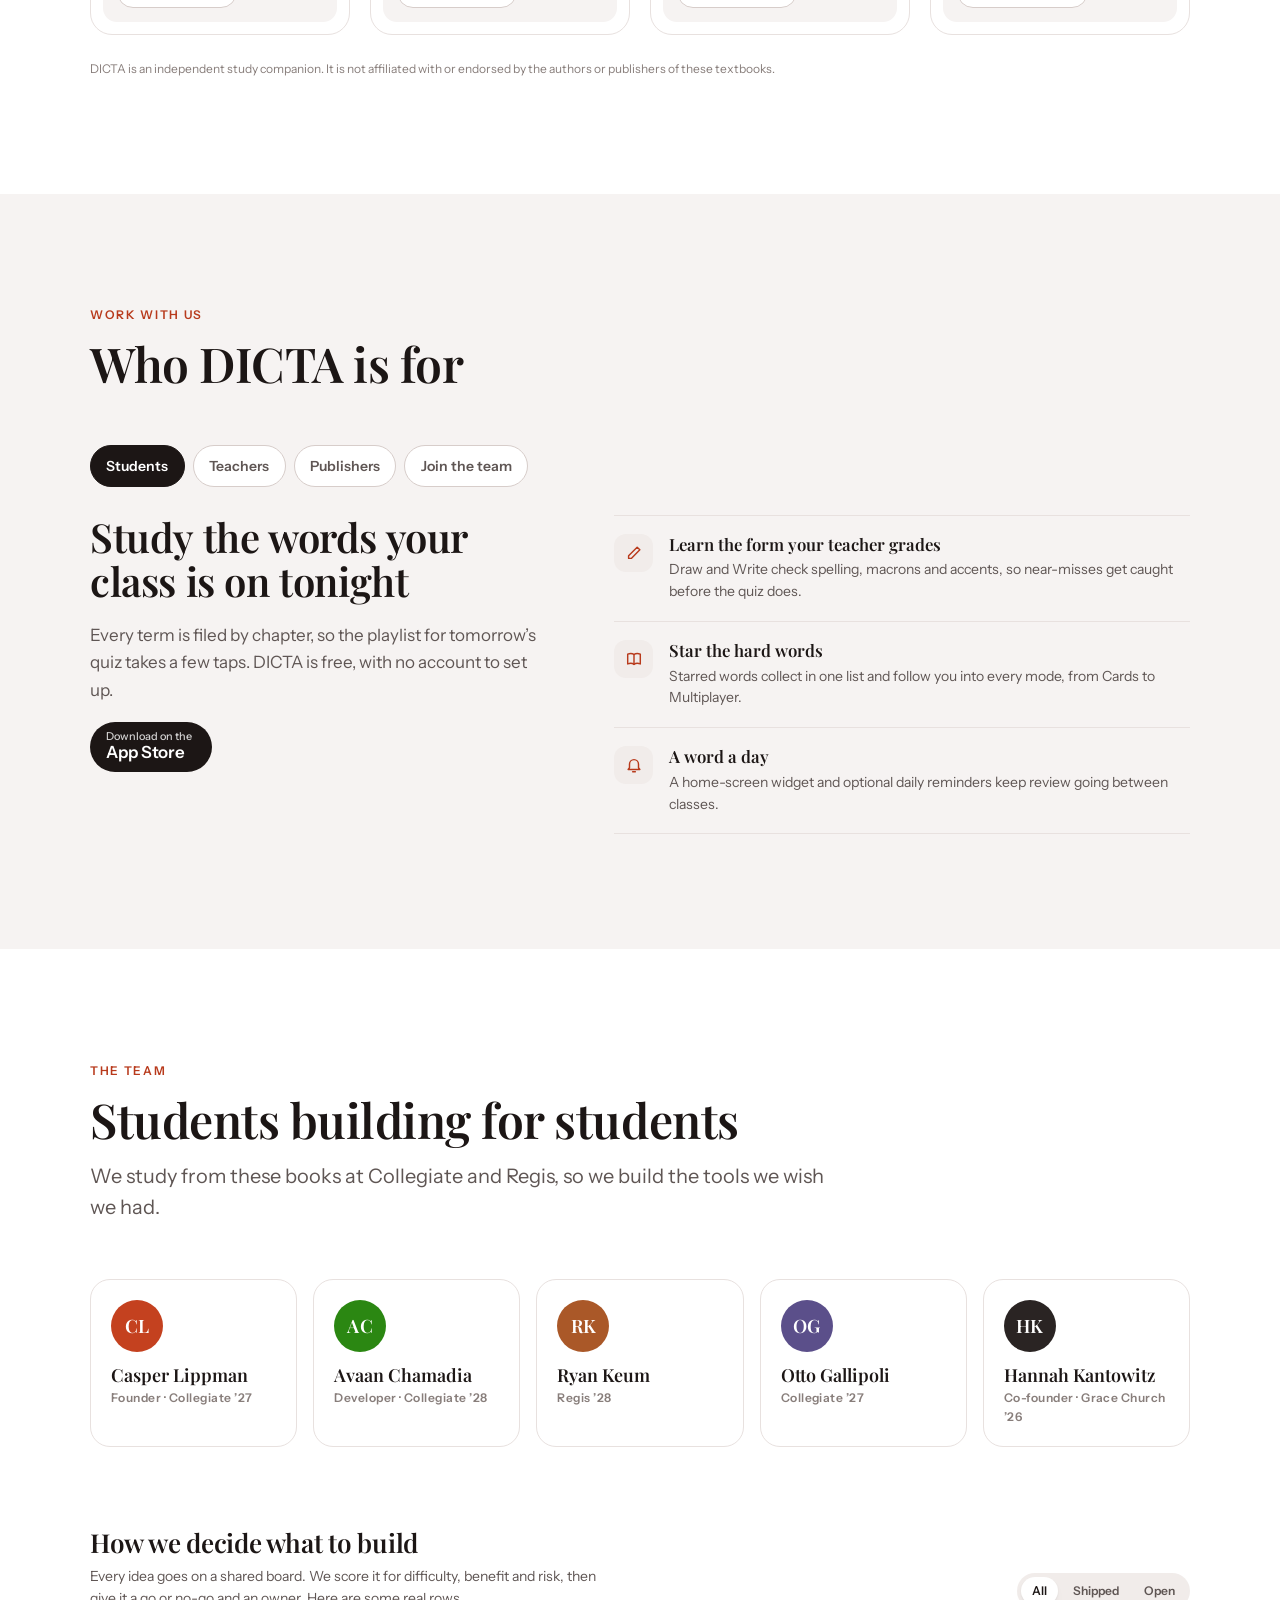
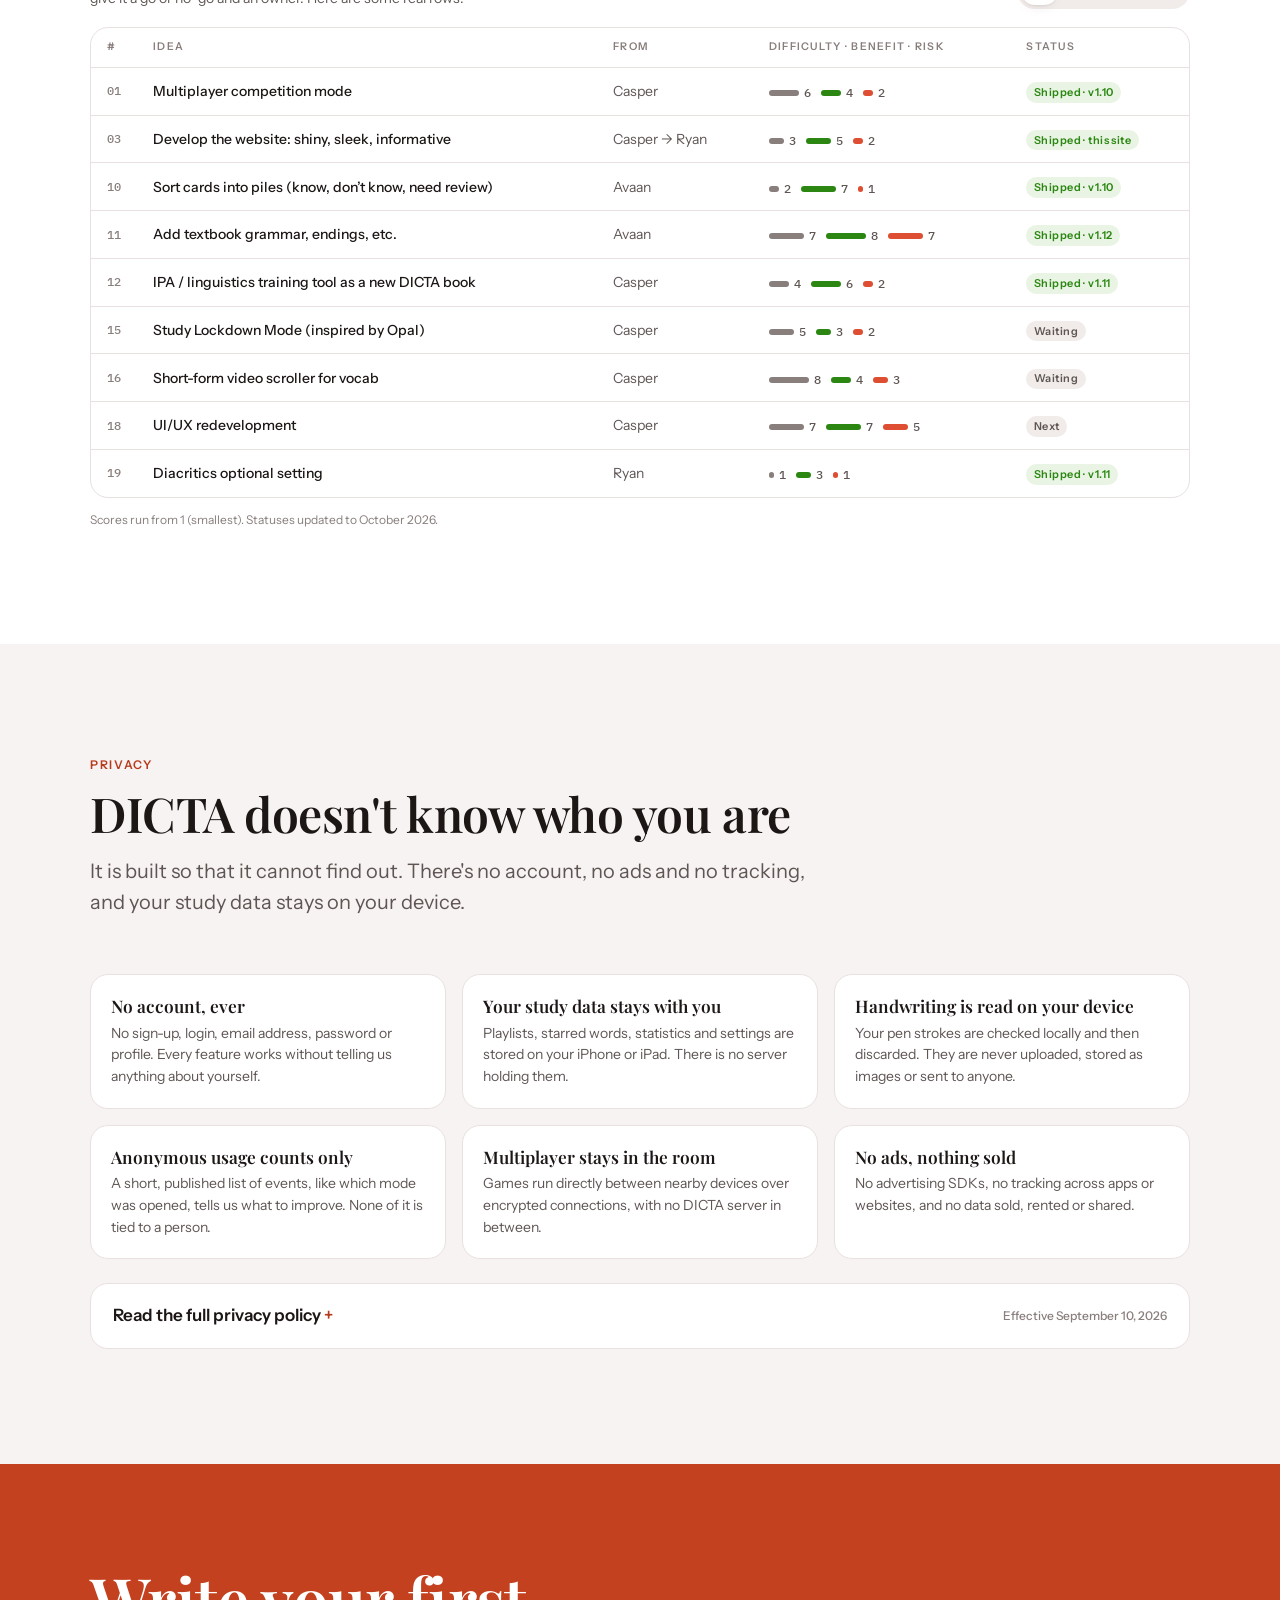
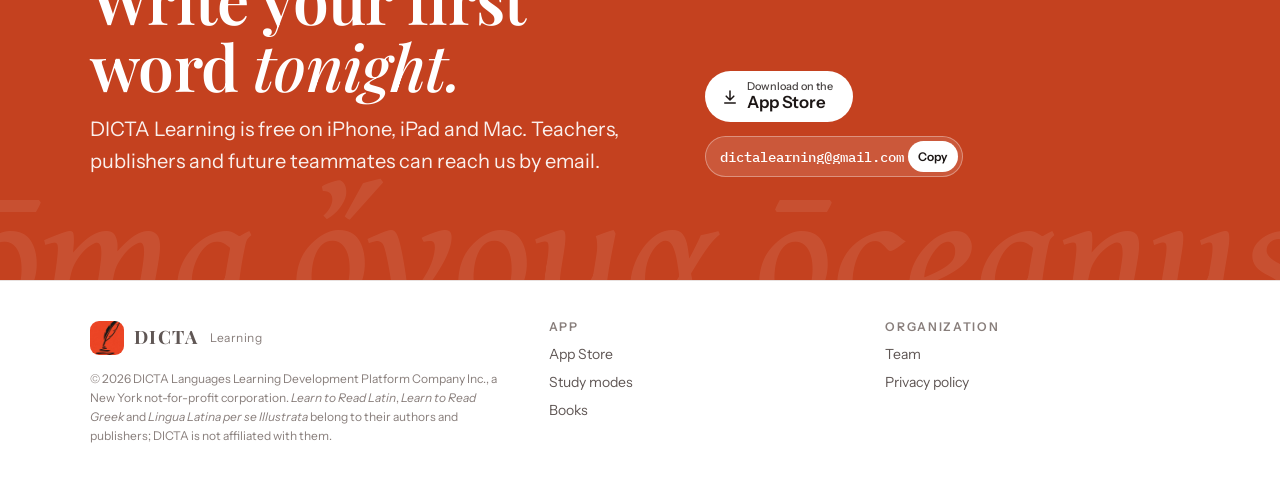
<file: about-us/index.html>
<!doctype html>
<html lang="en"><head><meta charset="utf-8"><title>DICTA Learning</title>
<meta name="robots" content="noindex">
<link rel="canonical" href="https://www.dictalanguages.com/#team">
<meta http-equiv="refresh" content="0; url=../#team">
<script>location.replace('../#team');</script>
</head><body><p><a href="../#team">Continue to DICTA Learning</a></p></body></html>
</file>
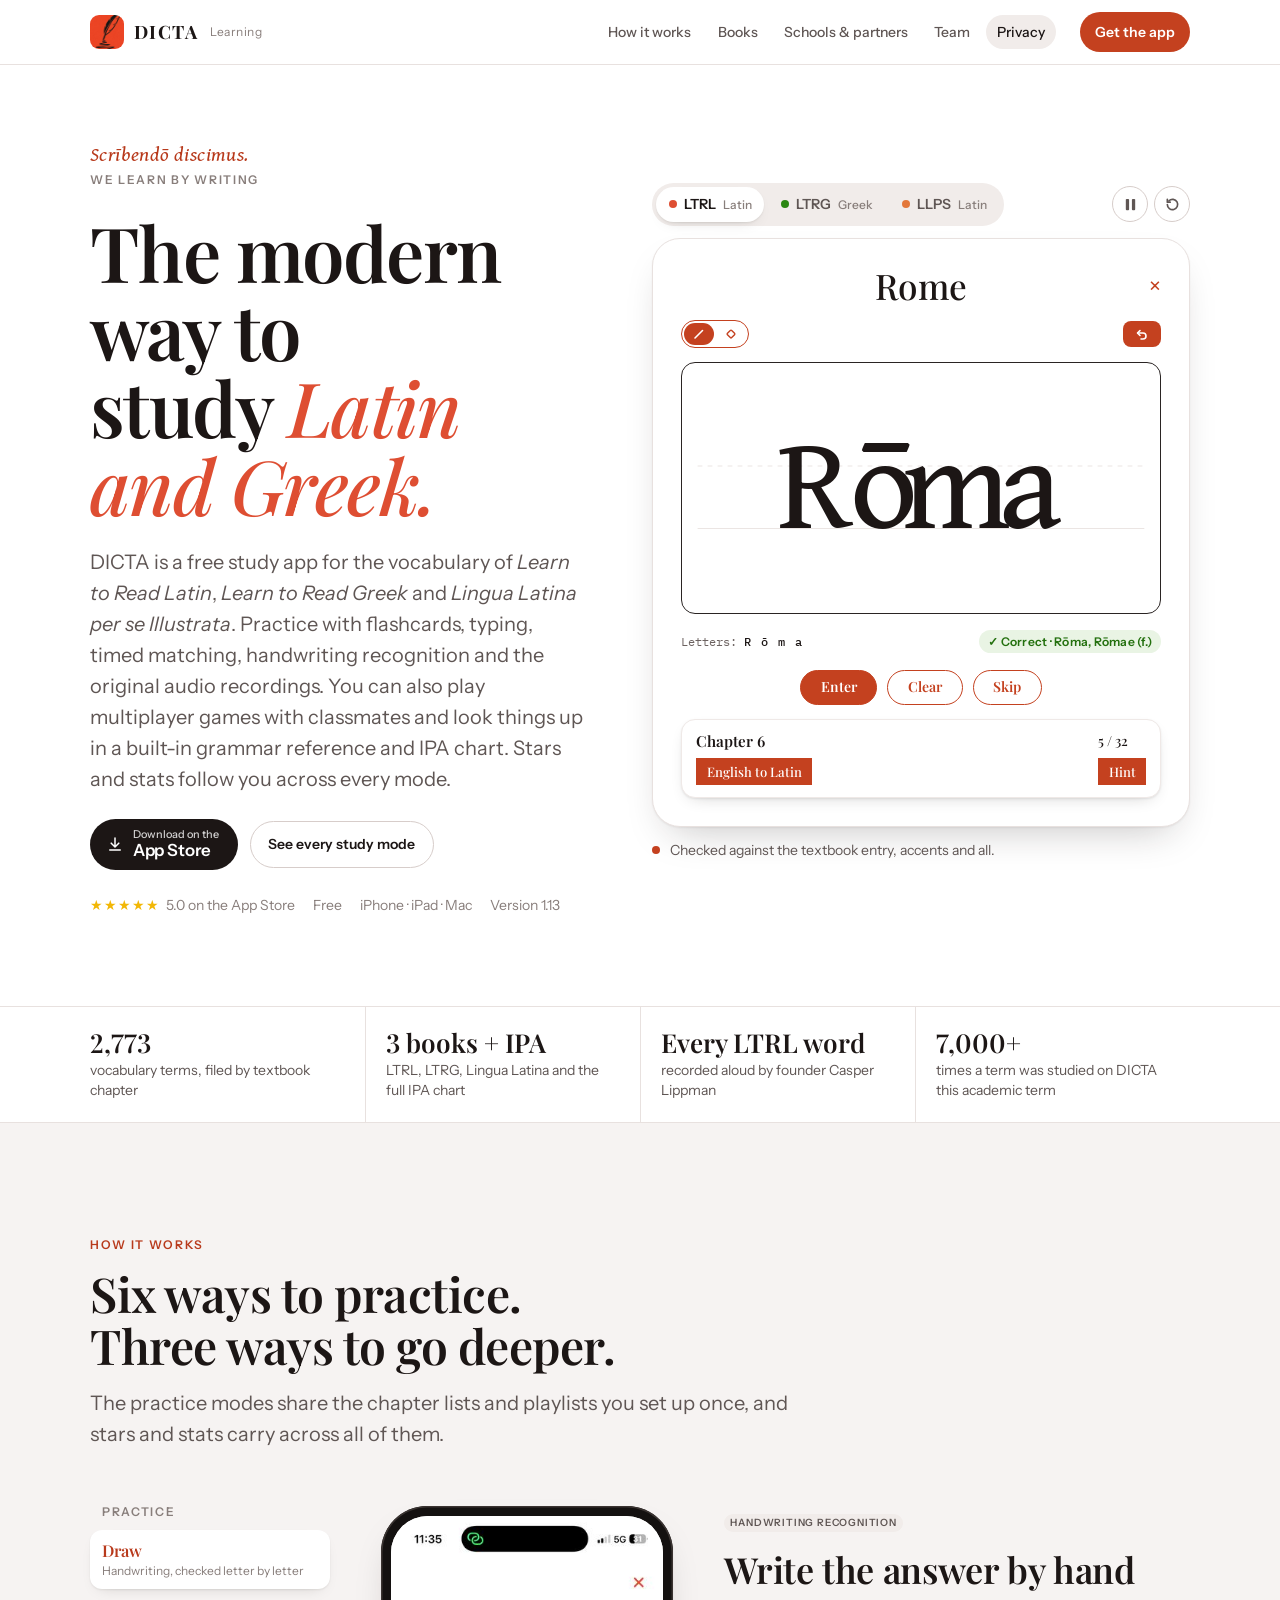
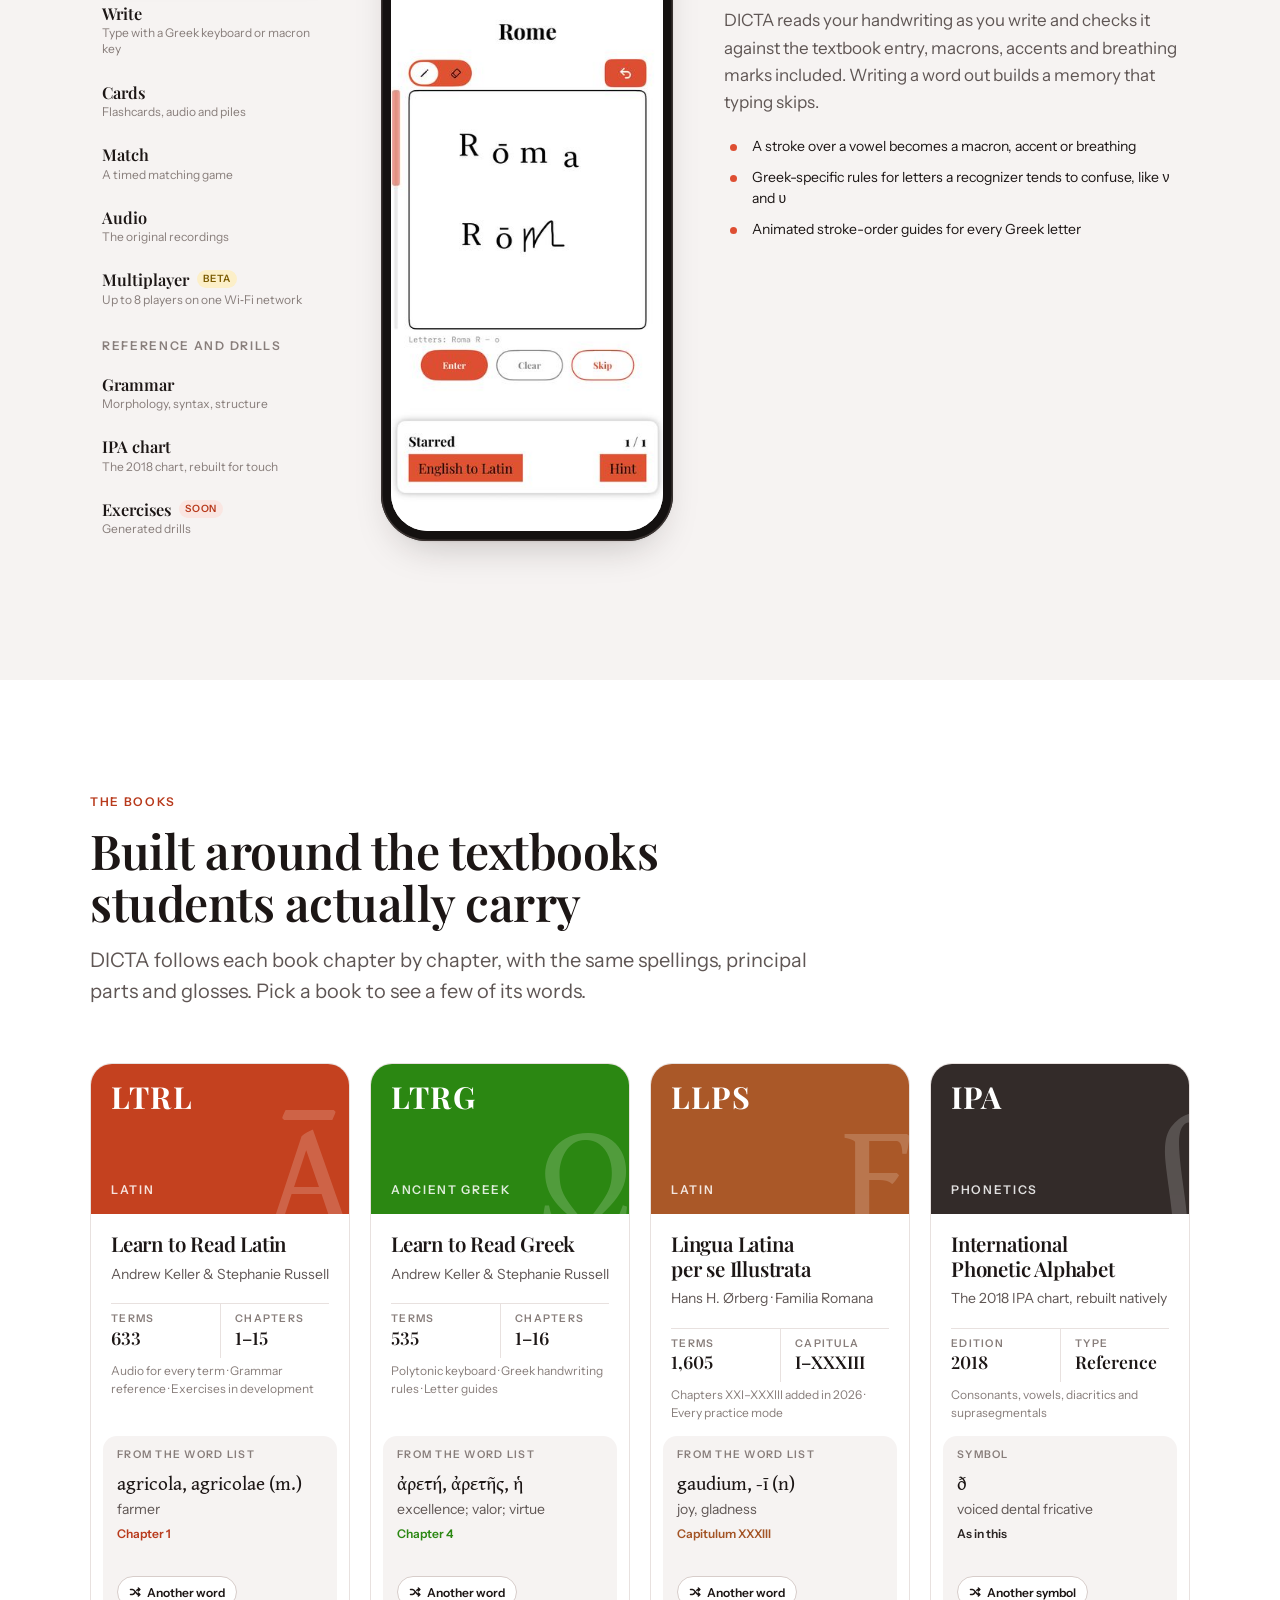
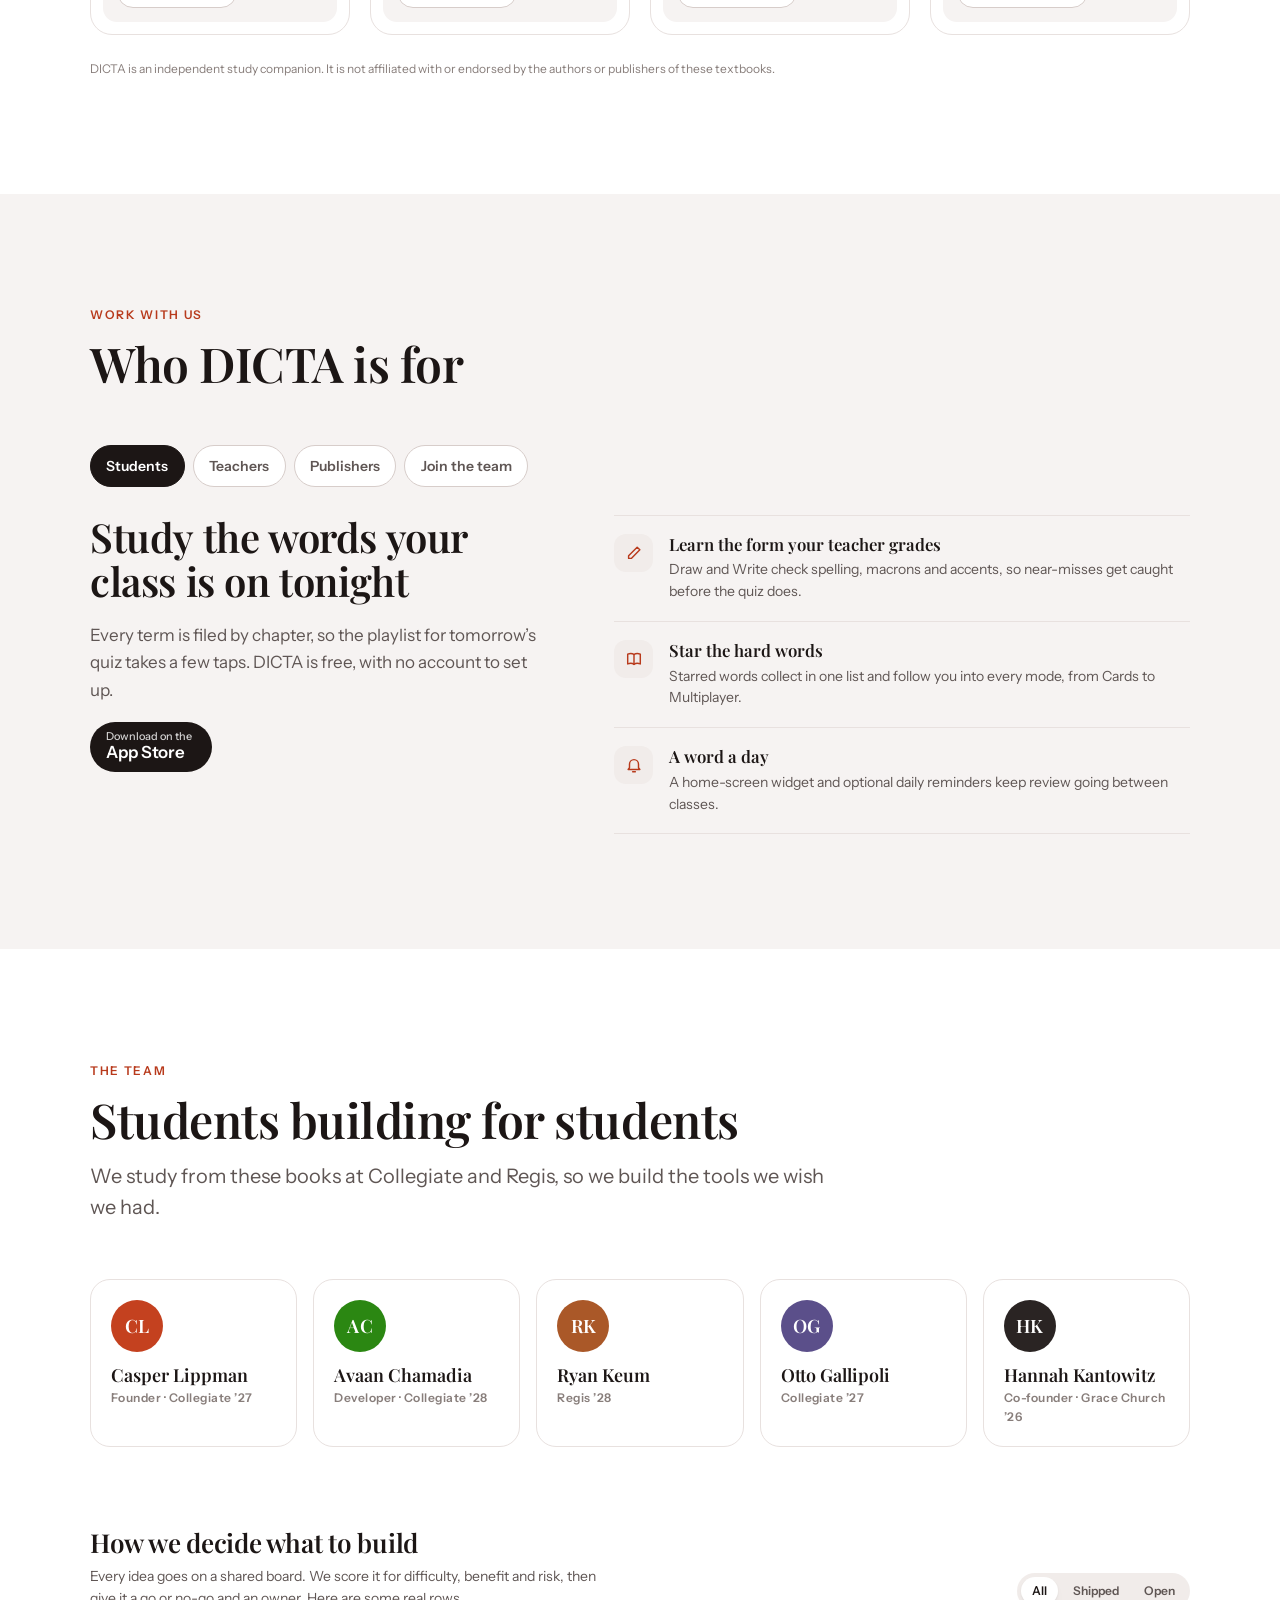
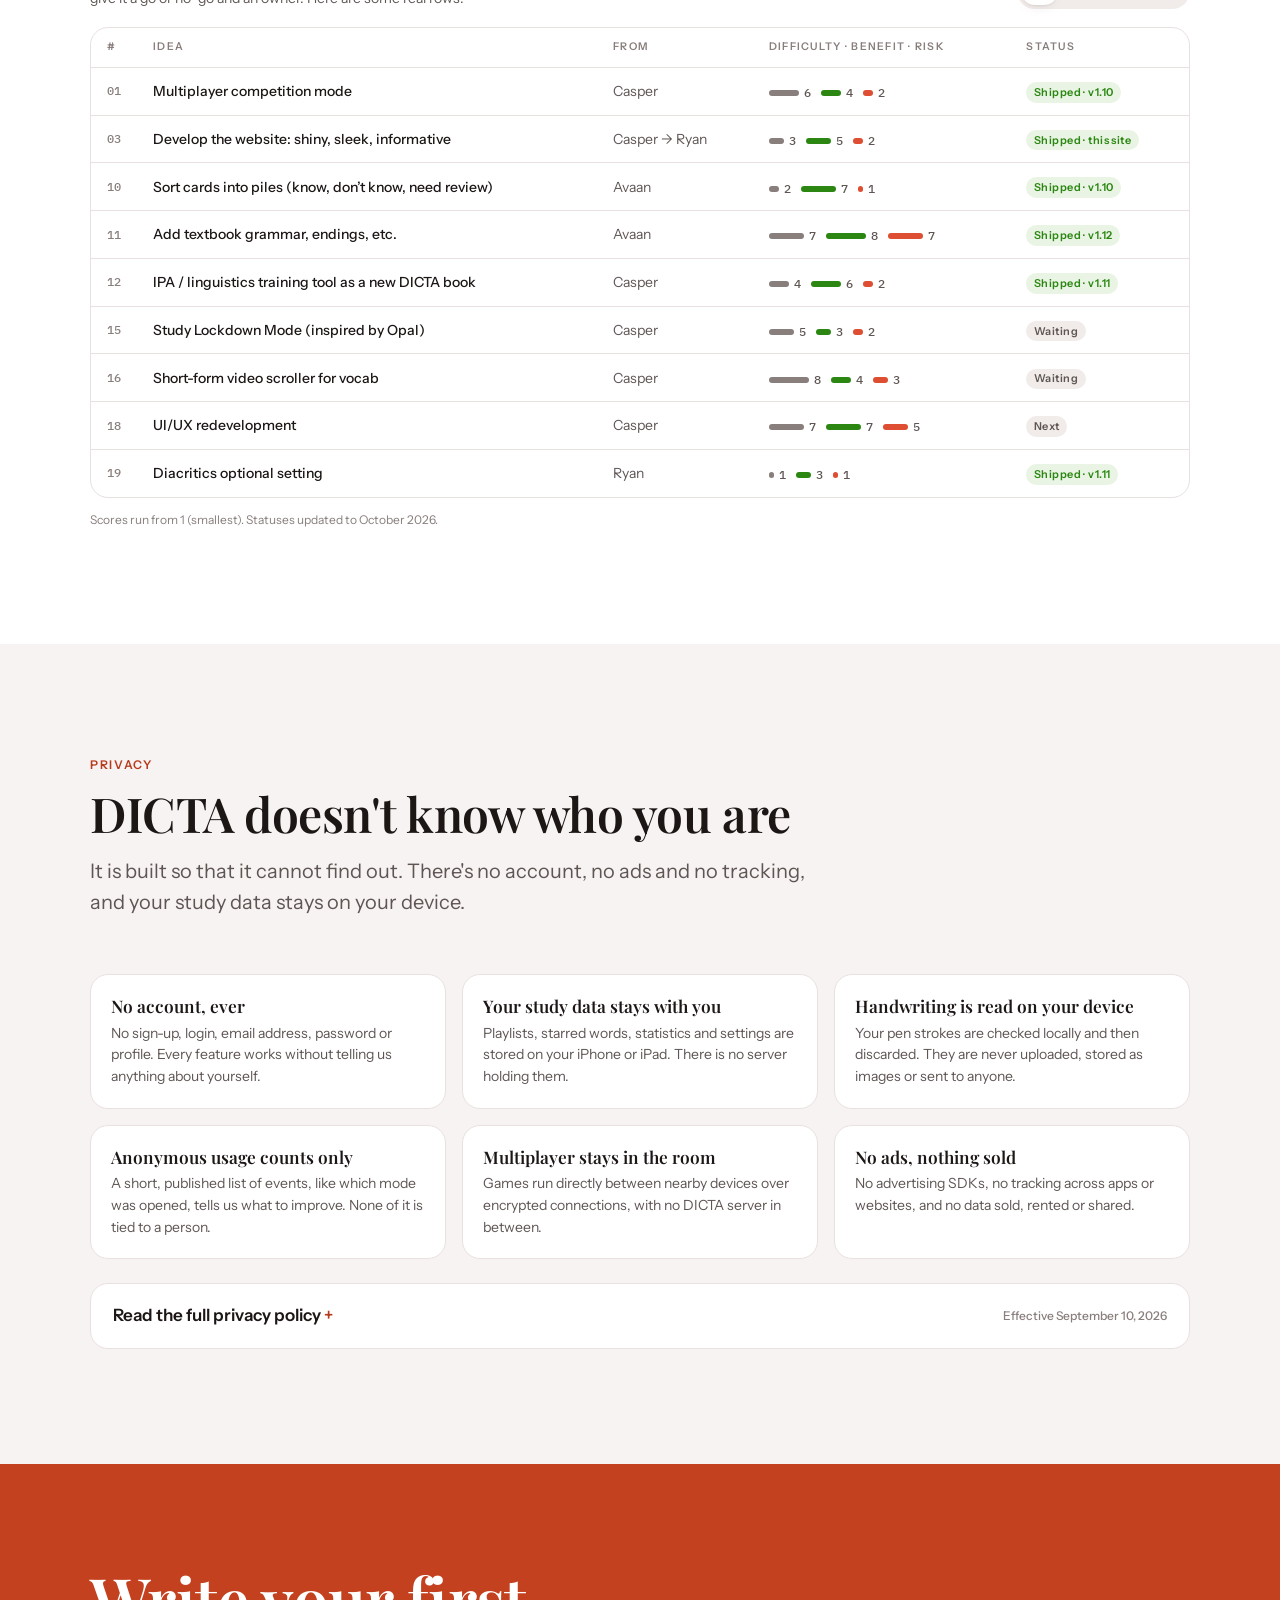
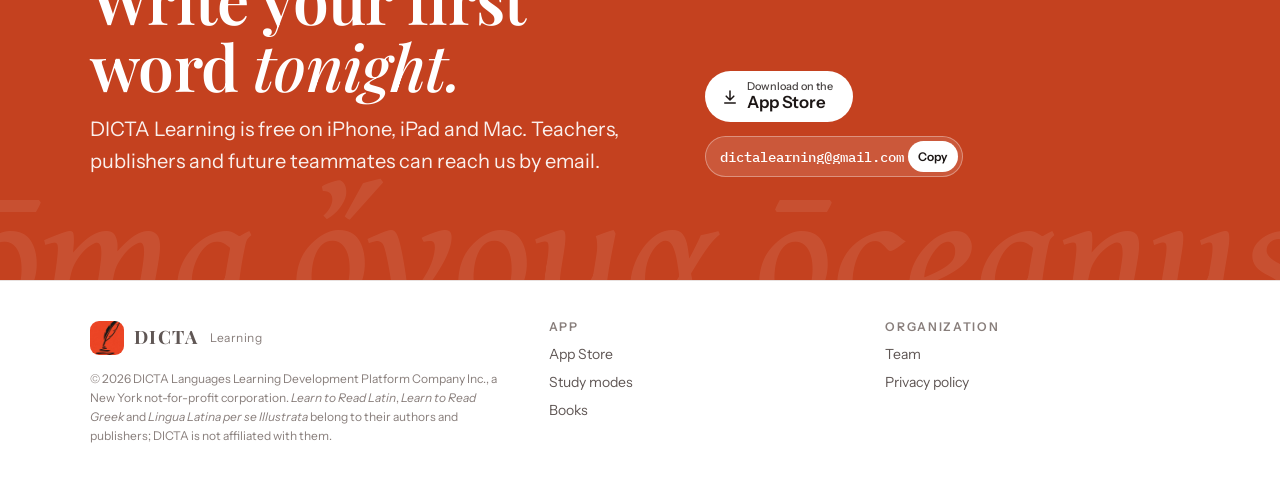
<file: cart/index.html>
<!doctype html>
<html lang="en"><head><meta charset="utf-8"><title>DICTA Learning</title>
<meta name="robots" content="noindex">
<link rel="canonical" href="https://www.dictalanguages.com/">
<meta http-equiv="refresh" content="0; url=../">
<script>location.replace('../');</script>
</head><body><p><a href="../">Continue to DICTA Learning</a></p></body></html>
</file>
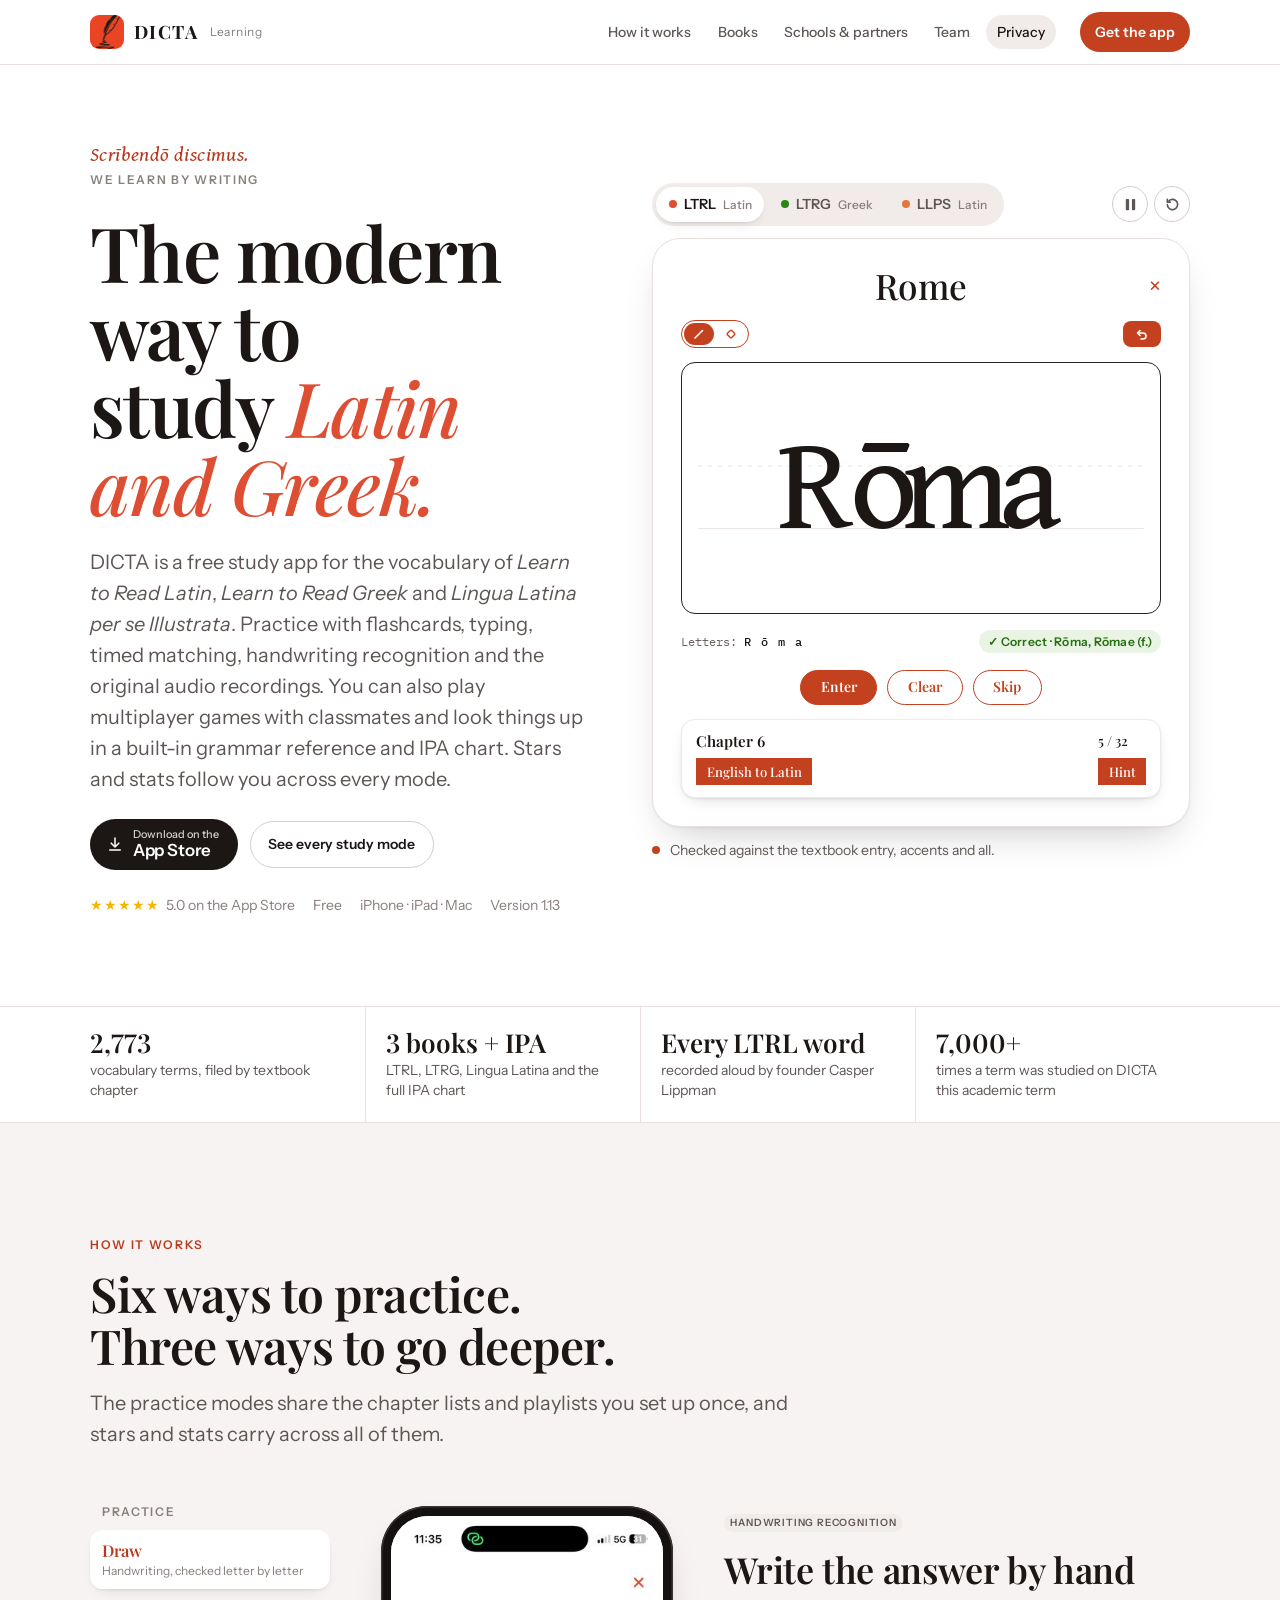
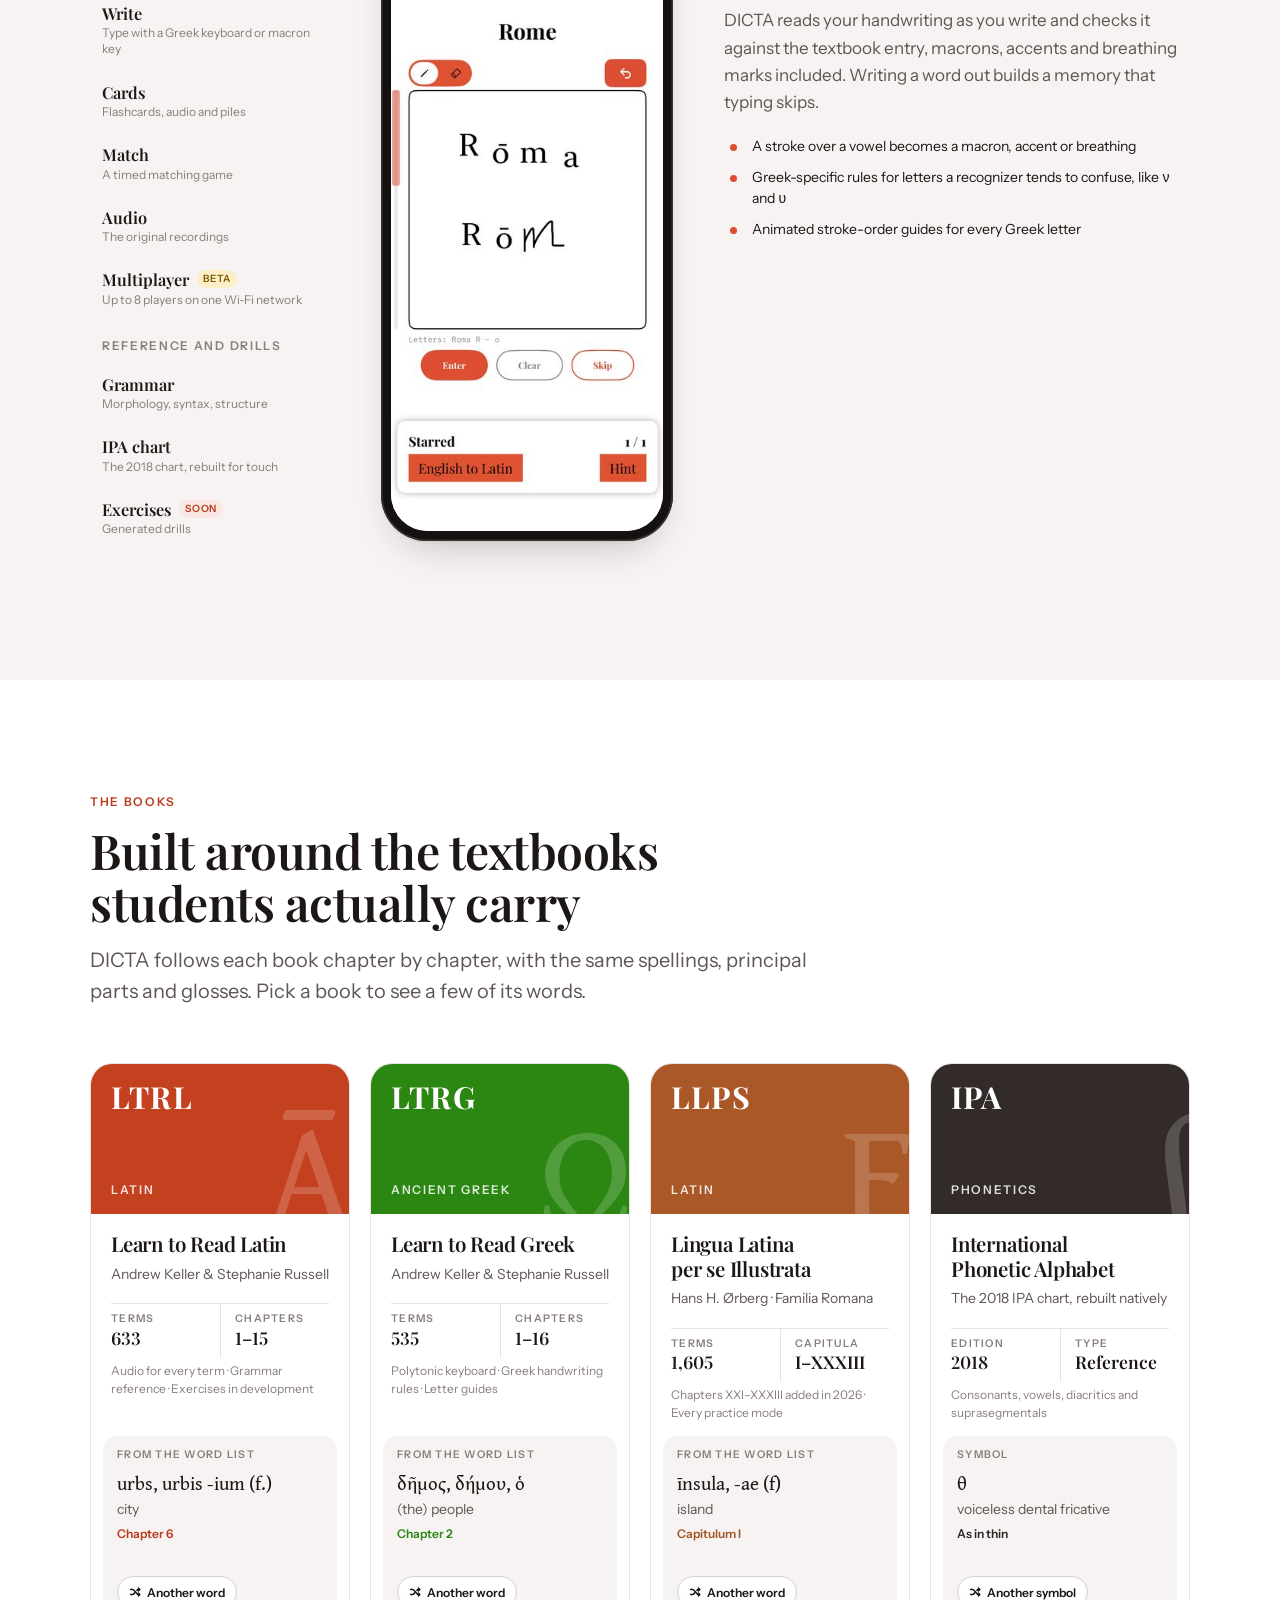
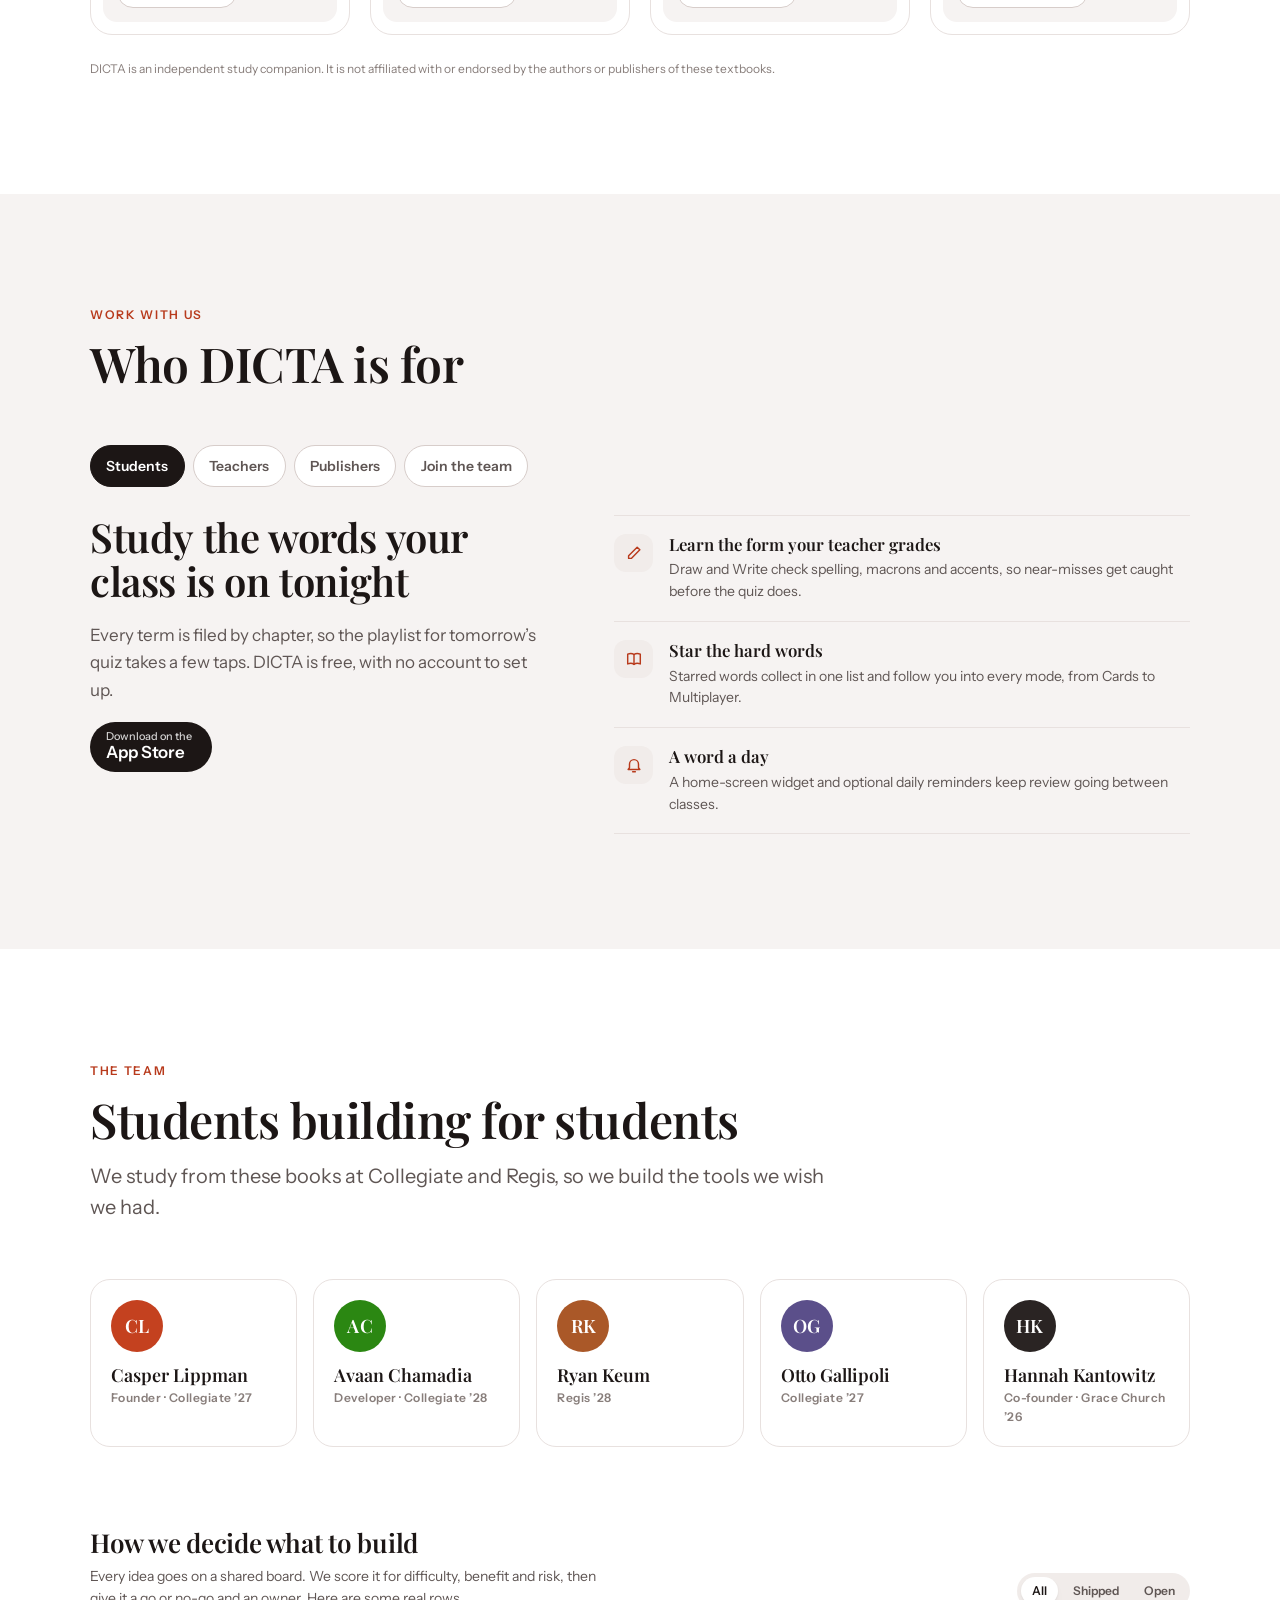
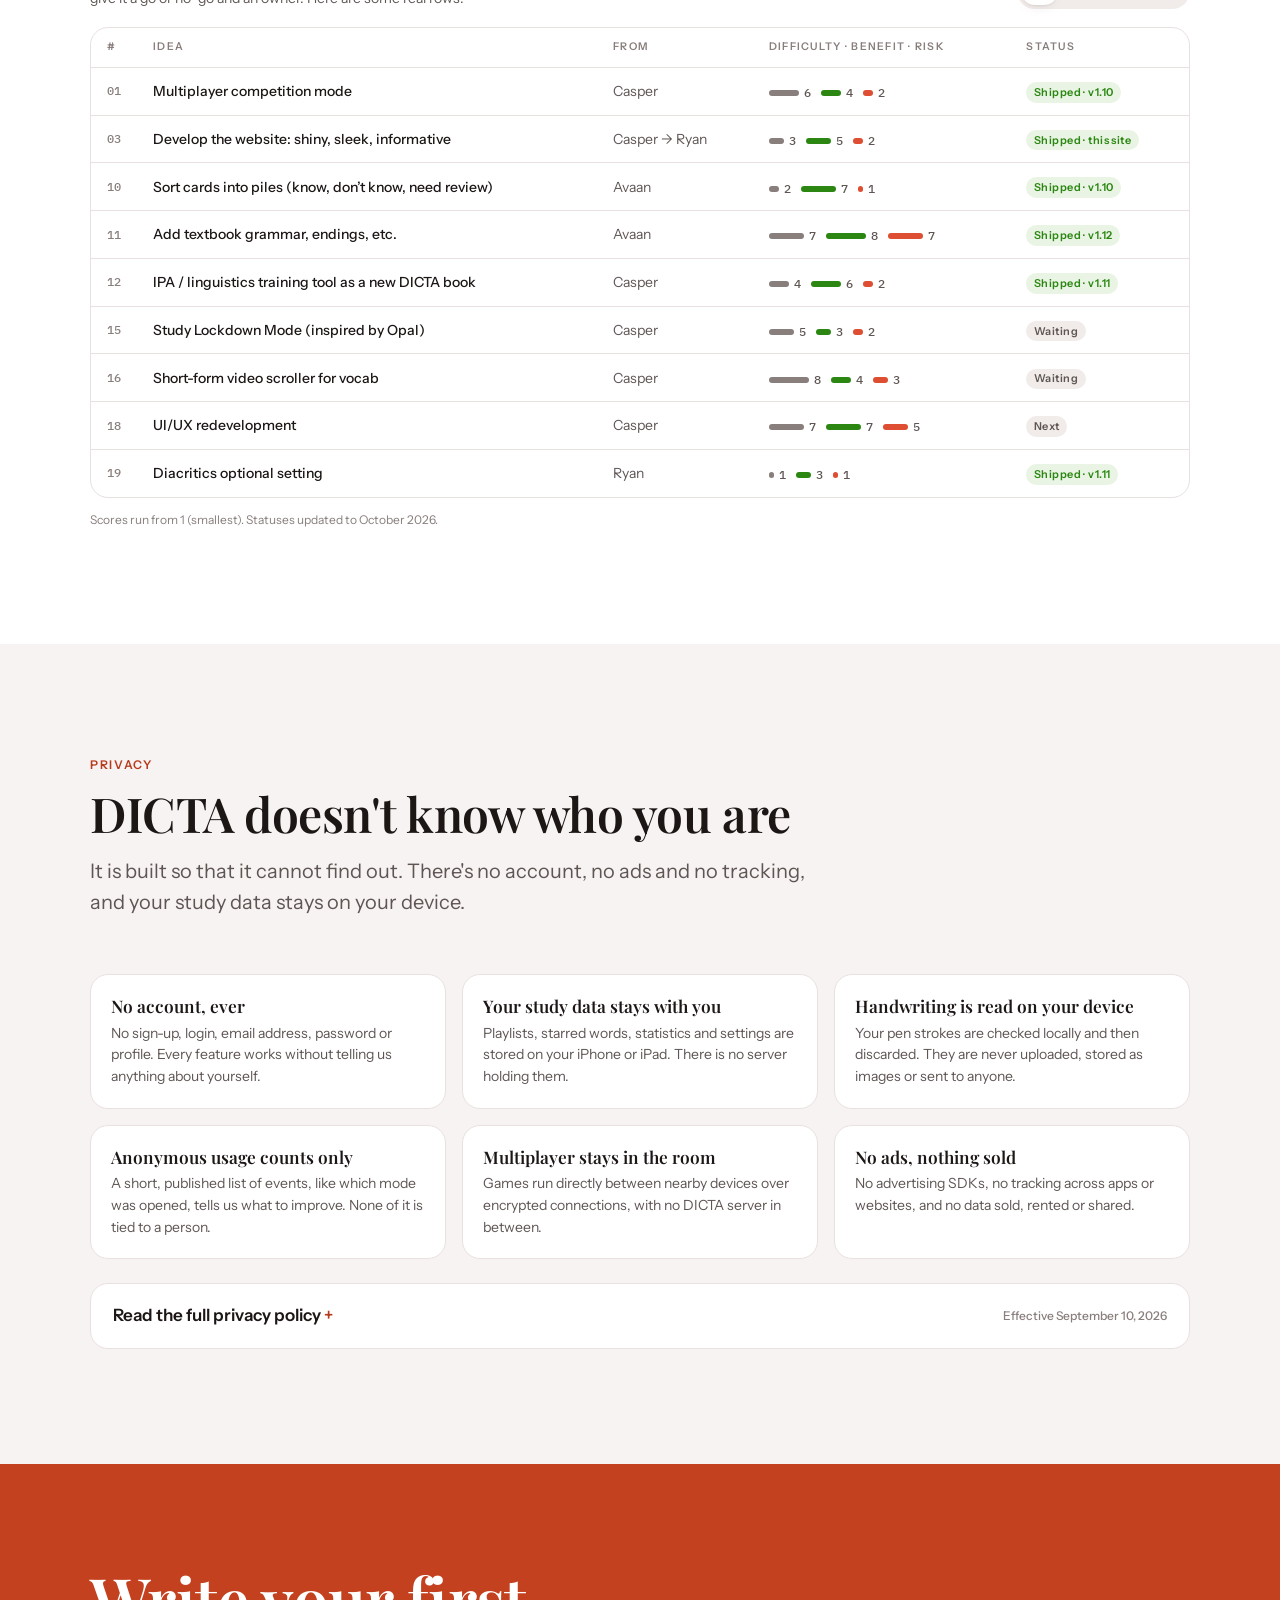
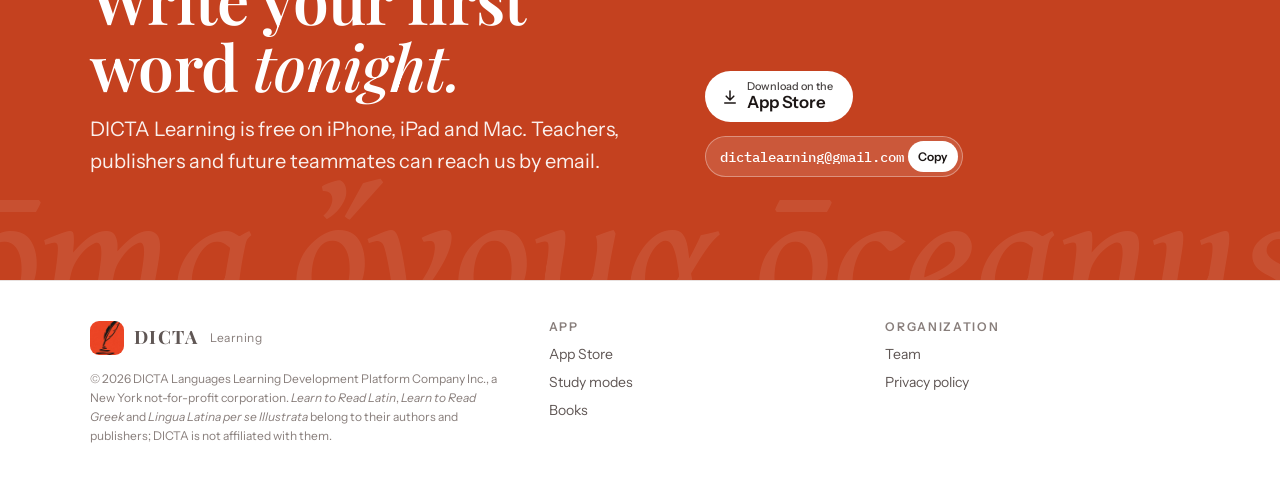
<file: contact-us/index.html>
<!doctype html>
<html lang="en"><head><meta charset="utf-8"><title>DICTA Learning</title>
<meta name="robots" content="noindex">
<link rel="canonical" href="https://www.dictalanguages.com/#download">
<meta http-equiv="refresh" content="0; url=../#download">
<script>location.replace('../#download');</script>
</head><body><p><a href="../#download">Continue to DICTA Learning</a></p></body></html>
</file>
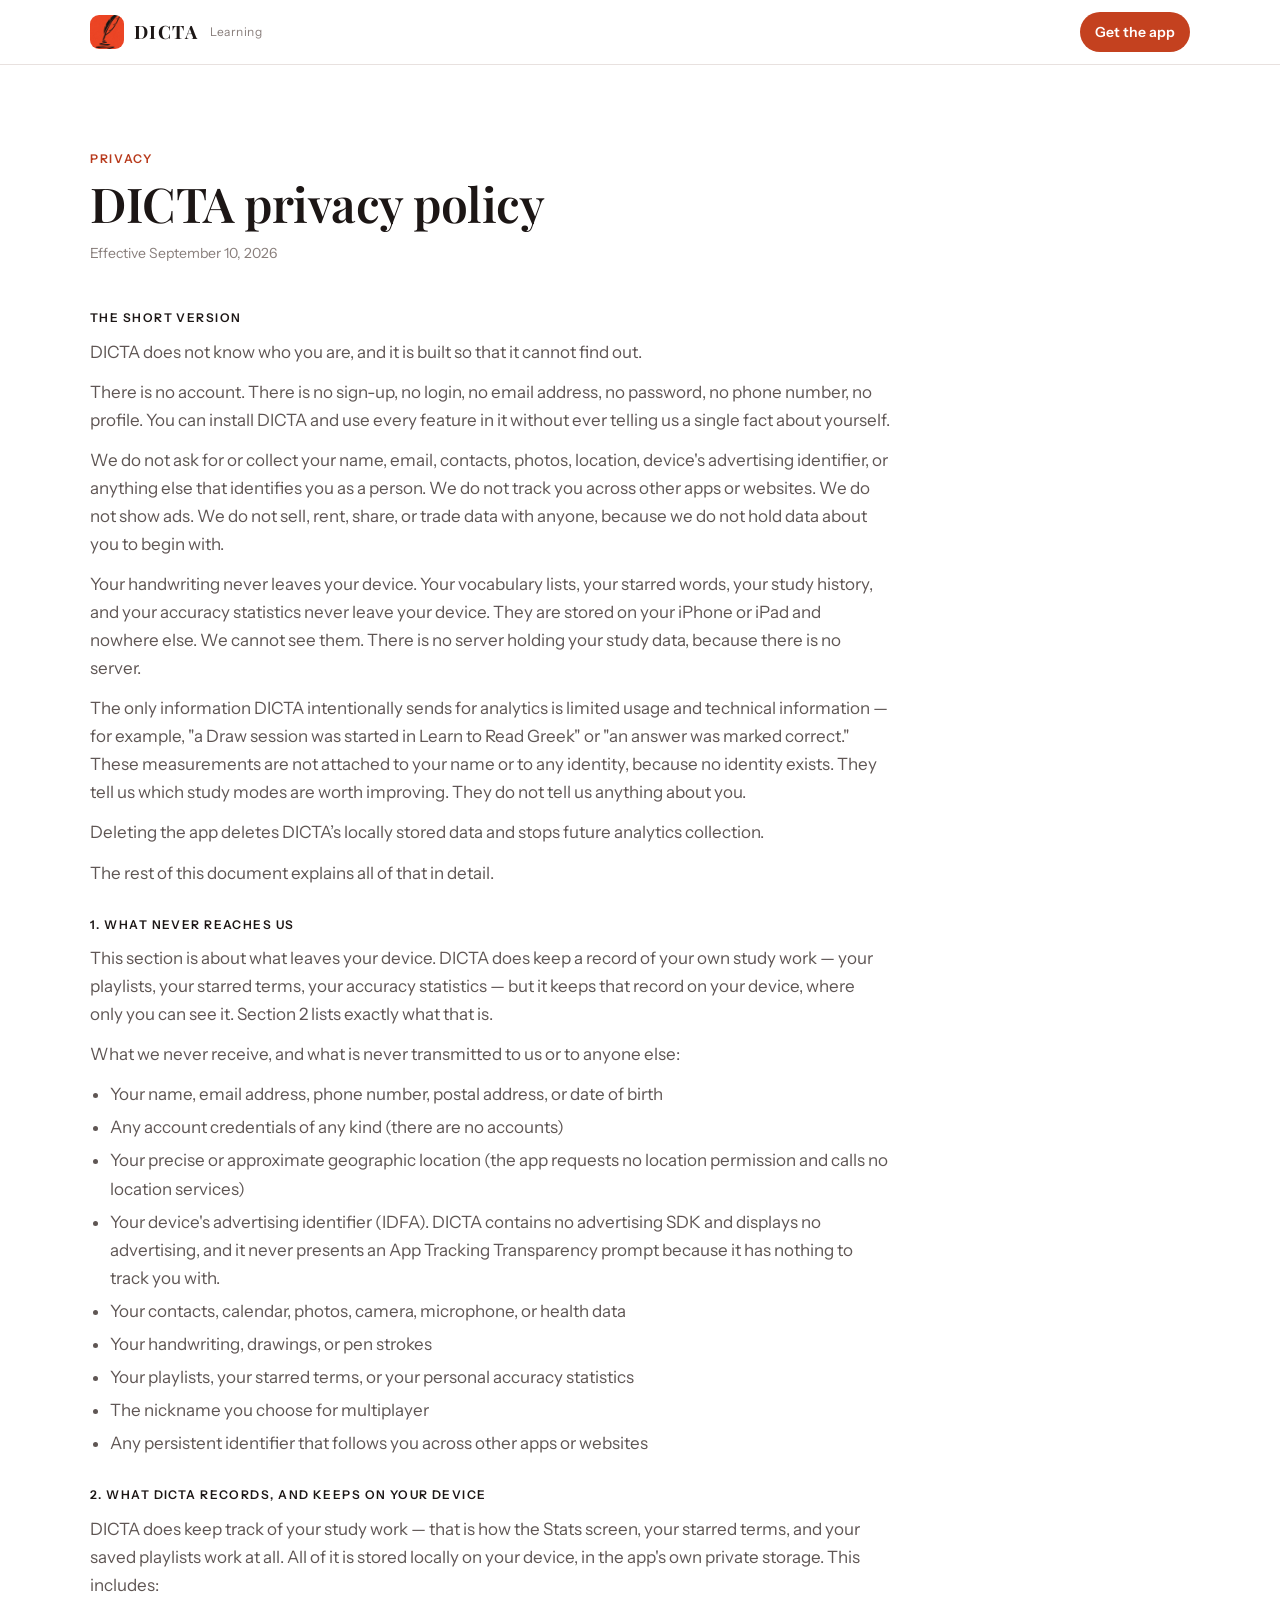
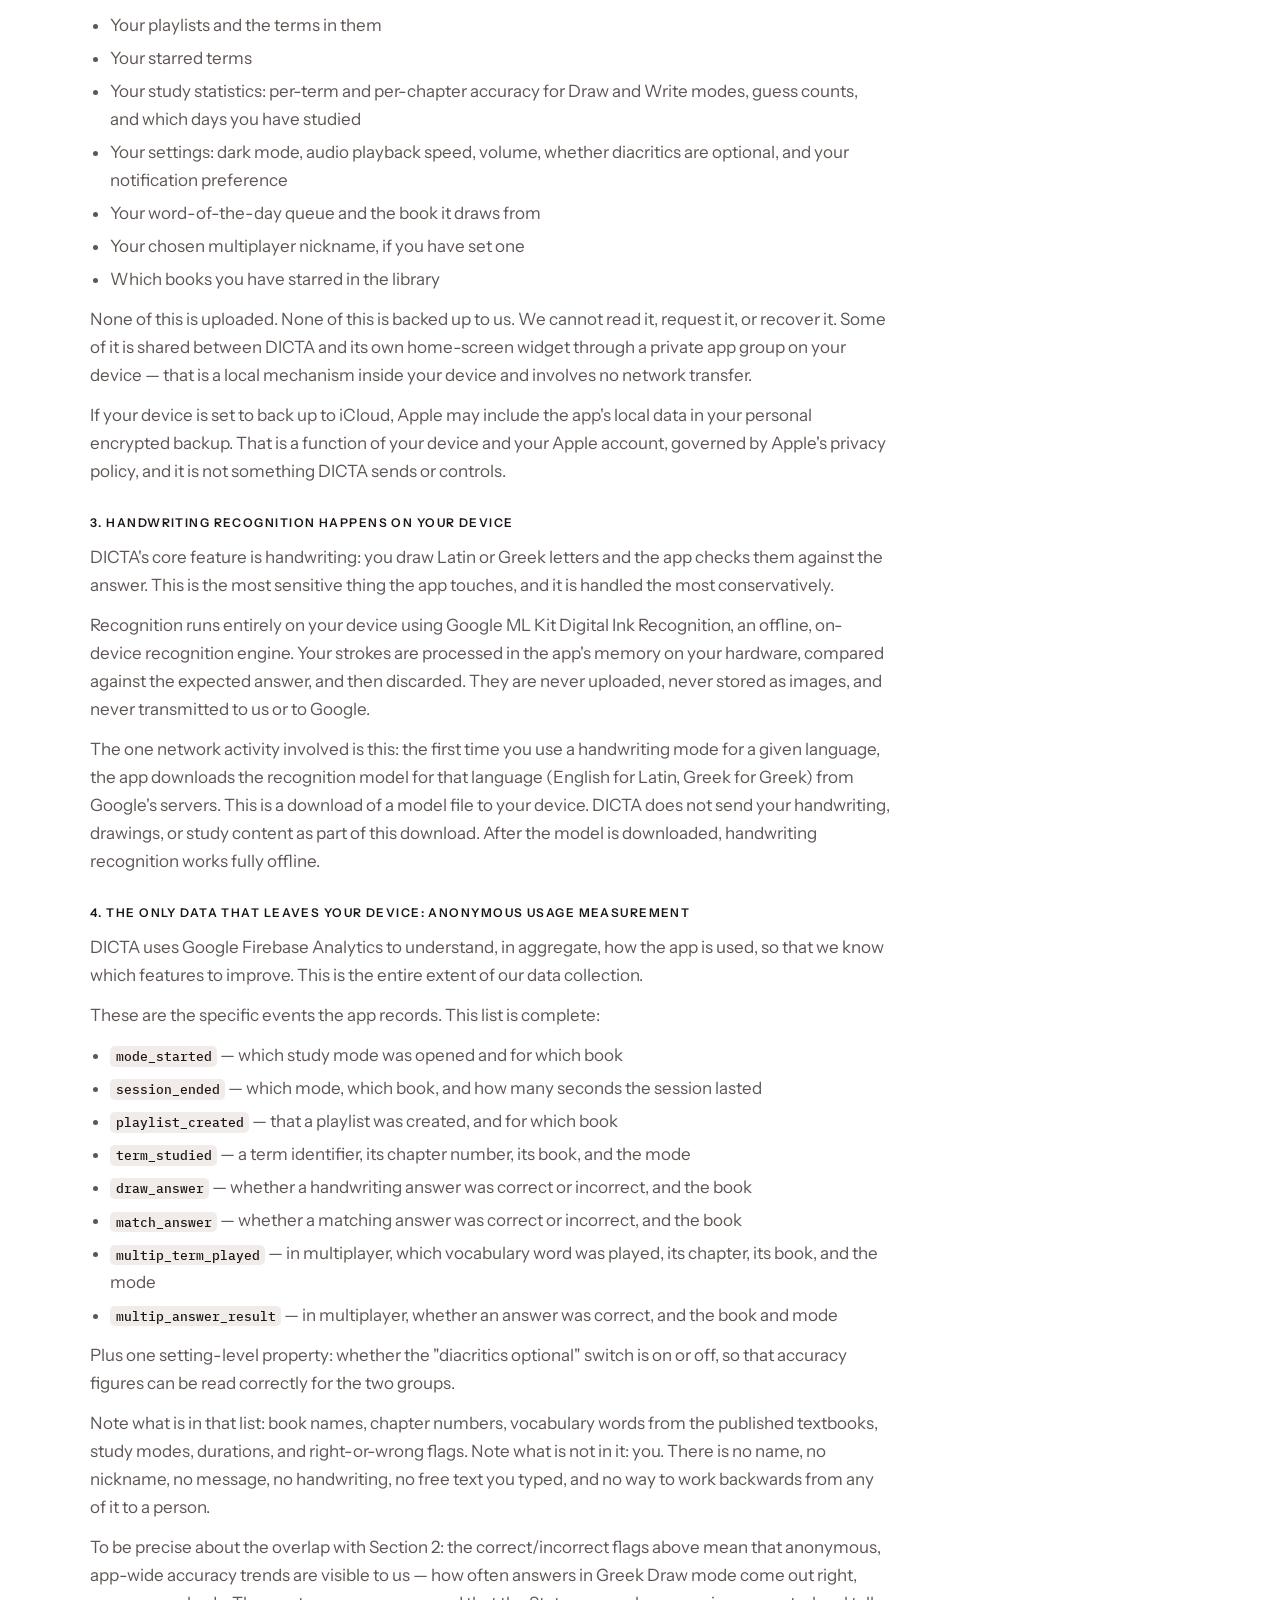
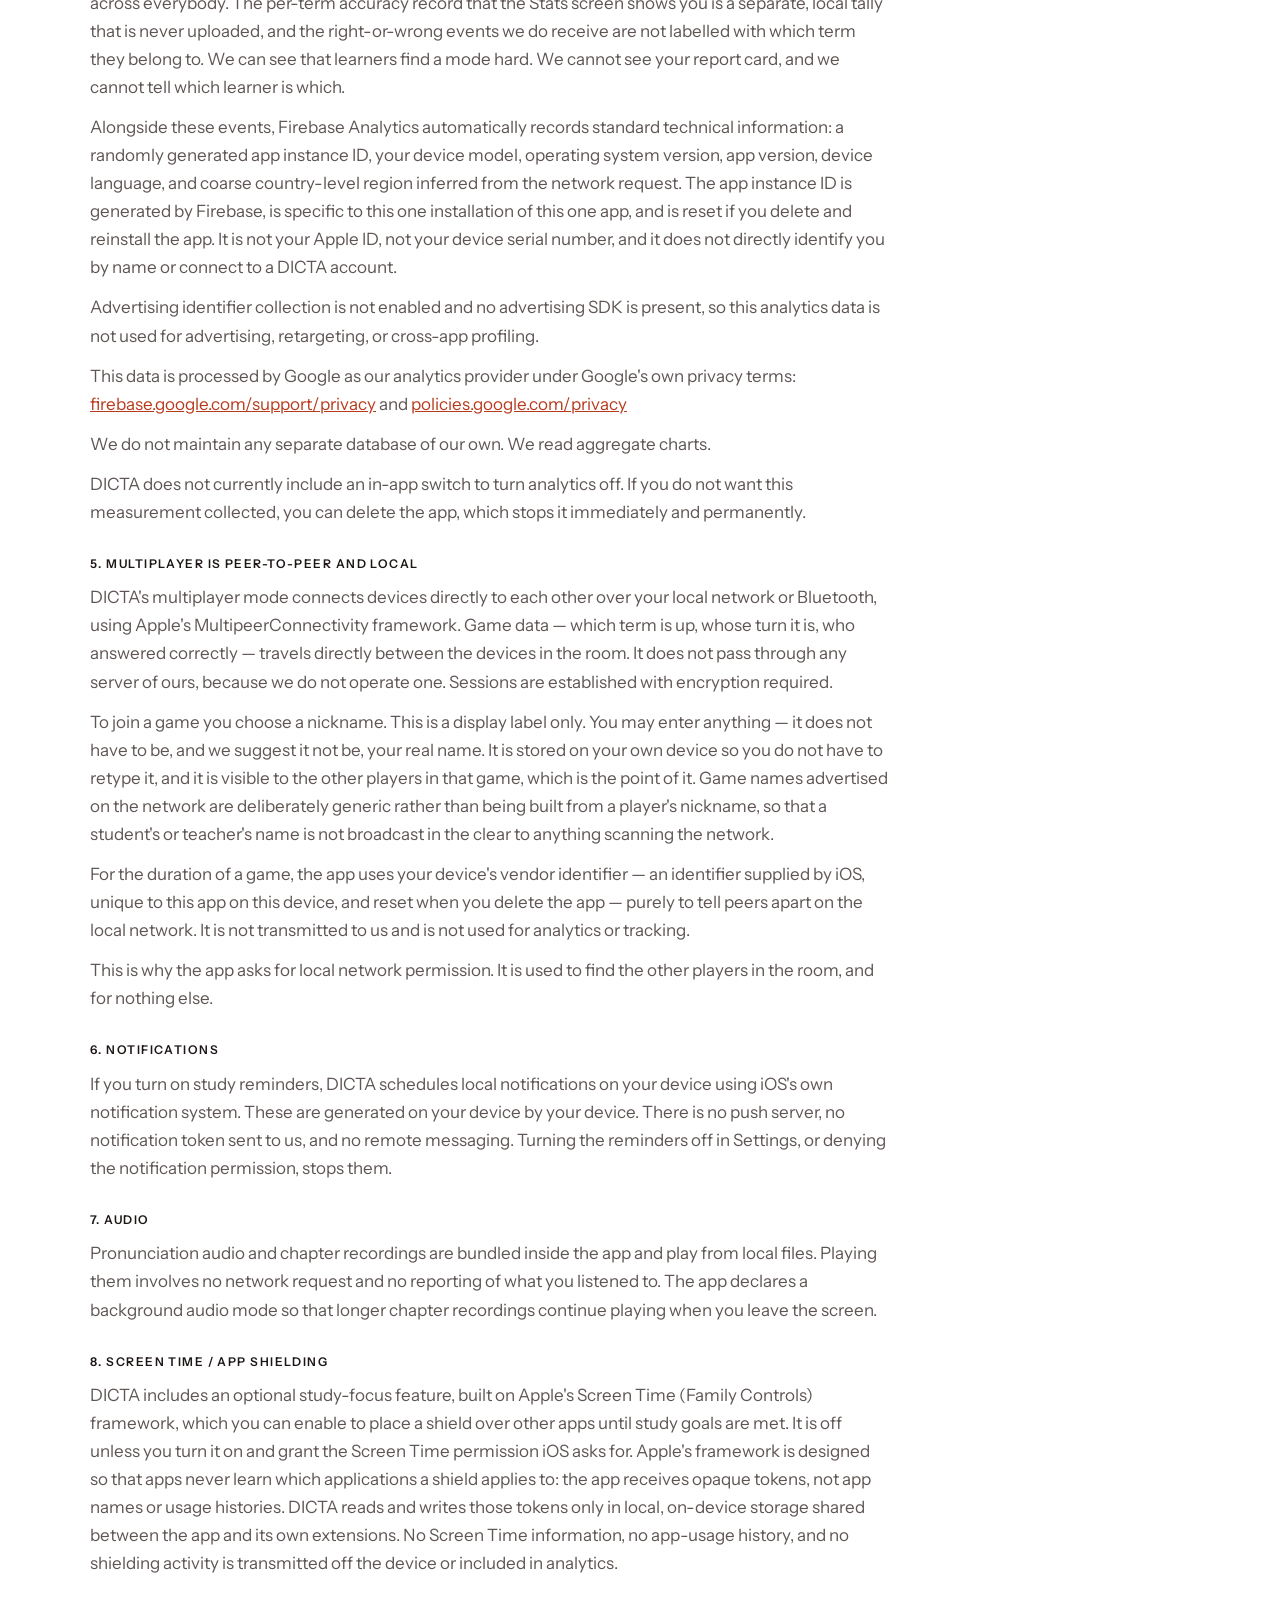
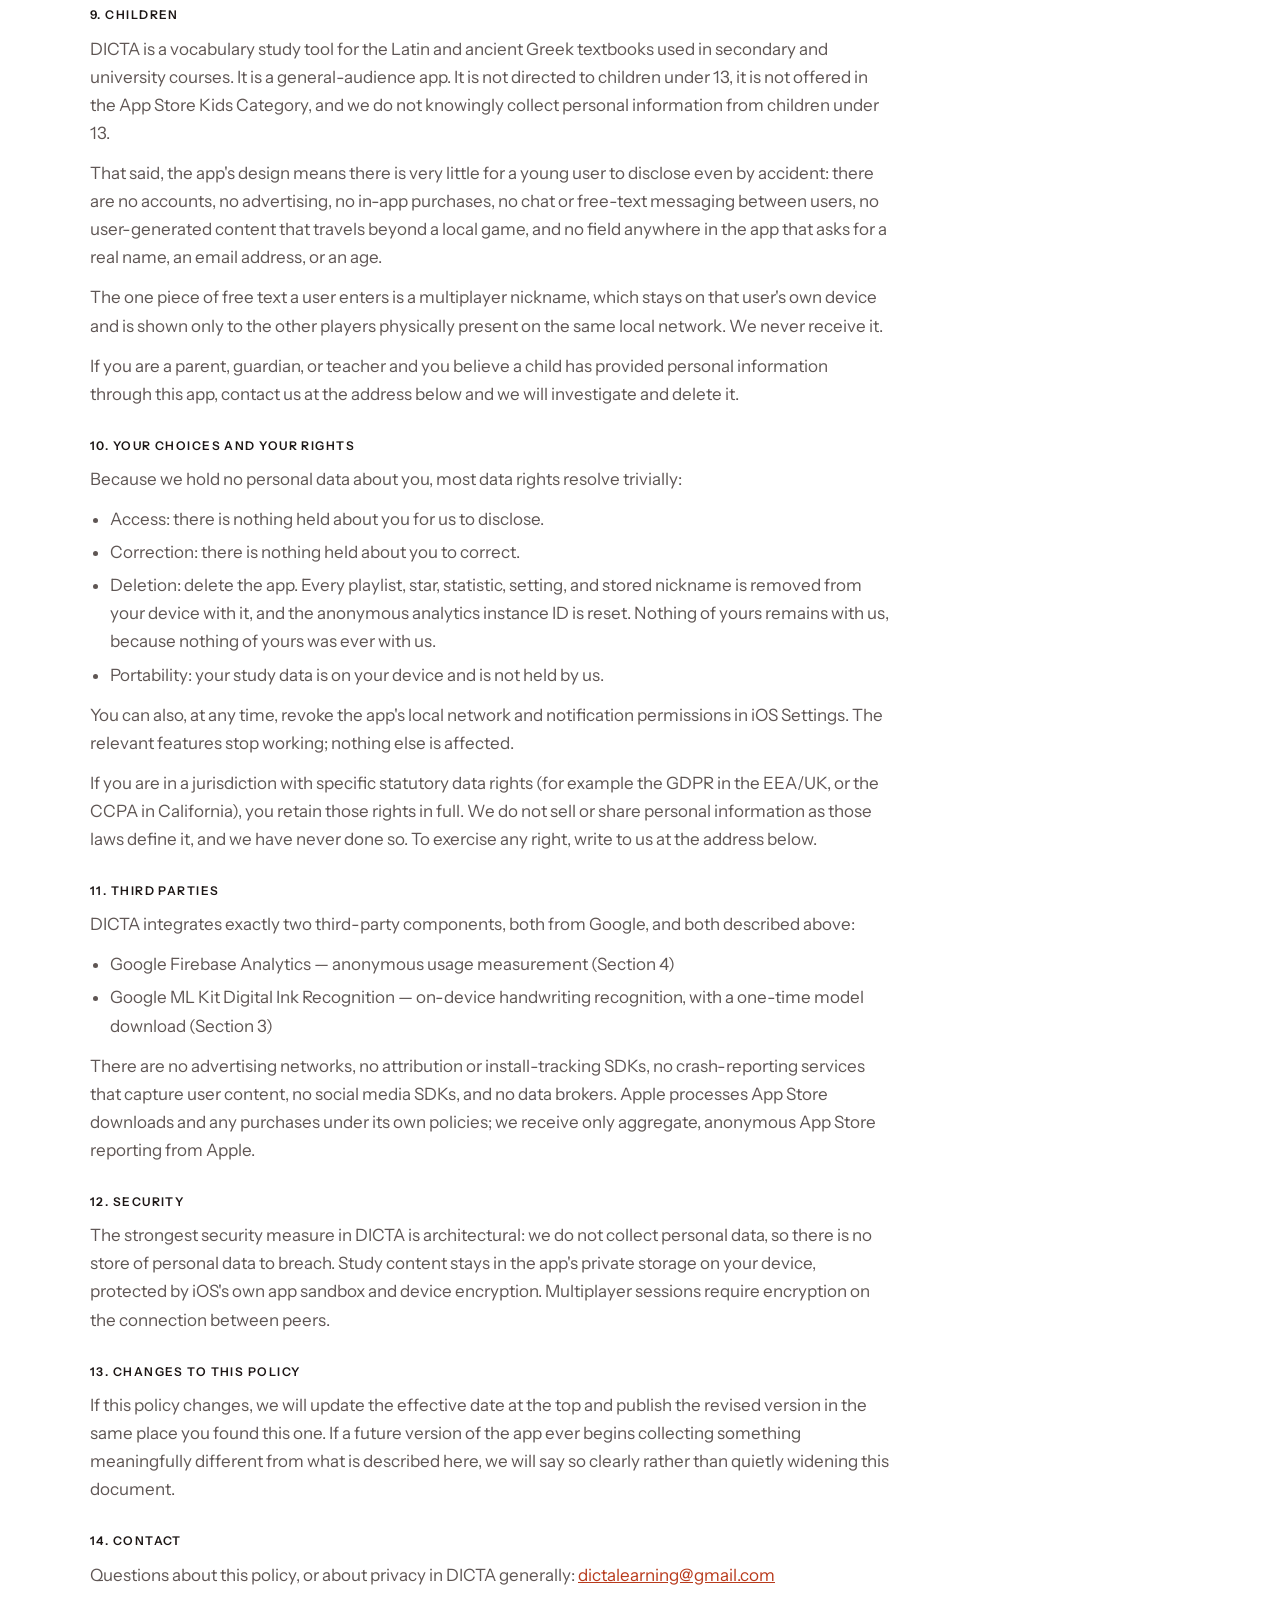
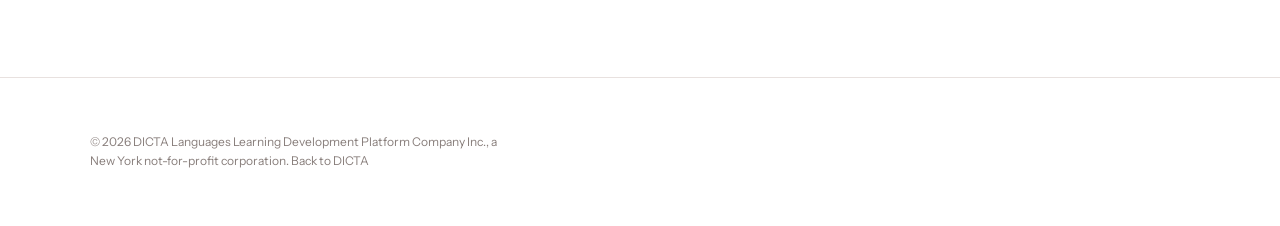
<file: privacy-policy-4/index.html>
<!doctype html>
<html lang="en">
<head>
<meta charset="utf-8">
<meta name="viewport" content="width=device-width, initial-scale=1">
<title>Privacy policy · DICTA Learning</title>
<meta name="description" content="How DICTA Learning handles your data: no accounts, no ads, handwriting read on your device, and anonymous usage counts only.">
<link rel="canonical" href="https://www.dictalanguages.com/privacy-policy-4/">
<meta name="theme-color" content="#c4411f">
<meta name="apple-itunes-app" content="app-id=6751761814">
<meta property="og:type" content="website">
<meta property="og:site_name" content="DICTA Learning">
<meta property="og:title" content="Privacy policy · DICTA Learning">
<meta property="og:description" content="How DICTA Learning handles your data: no accounts, no ads, handwriting read on your device, and anonymous usage counts only.">
<meta property="og:url" content="https://www.dictalanguages.com/privacy-policy-4/">
<meta property="og:image" content="https://www.dictalanguages.com/assets/og.png">
<meta property="og:image:width" content="1200">
<meta property="og:image:height" content="630">
<meta name="twitter:card" content="summary_large_image">
<link rel="icon" href="../favicon.ico" sizes="any">
<link rel="icon" type="image/png" href="../assets/favicon-32.png" sizes="32x32">
<link rel="apple-touch-icon" href="../assets/apple-touch-icon.png">
<link rel="preconnect" href="https://fonts.googleapis.com">
<link rel="preconnect" href="https://fonts.gstatic.com" crossorigin>
<link rel="stylesheet" href="https://fonts.googleapis.com/css2?family=Gentium+Book+Plus:ital,wght@0,400;0,700;1,400&family=IBM+Plex+Mono:wght@400;500&family=Instrument+Sans:wght@400;500;600;700&family=Playfair+Display:ital,wght@0,400..900;1,400..900&display=swap">
<link rel="stylesheet" href="../assets/site.css">
<style>
.doc { padding-block: clamp(40px, 7vw, 88px); }
.doc-head { display: grid; gap: 12px; margin-bottom: 28px; max-width: 50rem; }
.doc-head h1 { font-size: var(--t-2xl); line-height: 1.1; }
.doc-head p { color: var(--ink-3); font-size: var(--t-sm); }
.doc .policy-body { padding: 0; font-size: var(--t-base); }
.simple-nav .nav-in { justify-content: space-between; }
</style>
</head>
<body>
<div class="nav simple-nav">
  <div class="wrap nav-in">
    <a class="brand" href="../" aria-label="DICTA Learning home"><img src="../assets/icon.jpg" alt="" width="34" height="34"><b>DICTA</b><span>Learning</span></a>
    <a class="btn btn-red" href="https://apps.apple.com/us/app/dicta-learning/id6751761814" target="_blank" rel="noopener">Get the app</a>
  </div>
</div>
<main class="wrap doc">
  <div class="doc-head">
    <span class="eyebrow">Privacy</span>
    <h1>DICTA privacy policy</h1>
    <p>Effective September 10, 2026</p>
  </div>
  <div class="policy-body">
<h3>The short version</h3>
          <p>DICTA does not know who you are, and it is built so that it cannot find out.</p>
          <p>There is no account. There is no sign-up, no login, no email address, no password, no phone number, no profile. You can install DICTA and use every feature in it without ever telling us a single fact about yourself.</p>
          <p>We do not ask for or collect your name, email, contacts, photos, location, device's advertising identifier, or anything else that identifies you as a person. We do not track you across other apps or websites. We do not show ads. We do not sell, rent, share, or trade data with anyone, because we do not hold data about you to begin with.</p>
          <p>Your handwriting never leaves your device. Your vocabulary lists, your starred words, your study history, and your accuracy statistics never leave your device. They are stored on your iPhone or iPad and nowhere else. We cannot see them. There is no server holding your study data, because there is no server.</p>
          <p>The only information DICTA intentionally sends for analytics is limited usage and technical information — for example, "a Draw session was started in Learn to Read Greek" or "an answer was marked correct." These measurements are not attached to your name or to any identity, because no identity exists. They tell us which study modes are worth improving. They do not tell us anything about you.</p>
          <p>Deleting the app deletes DICTA’s locally stored data and stops future analytics collection.</p>
          <p>The rest of this document explains all of that in detail.</p>

          <h3>1. What never reaches us</h3>
          <p>This section is about what leaves your device. DICTA does keep a record of your own study work — your playlists, your starred terms, your accuracy statistics — but it keeps that record on your device, where only you can see it. Section 2 lists exactly what that is.</p>
          <p>What we never receive, and what is never transmitted to us or to anyone else:</p>
          <ul>
            <li>Your name, email address, phone number, postal address, or date of birth</li>
            <li>Any account credentials of any kind (there are no accounts)</li>
            <li>Your precise or approximate geographic location (the app requests no location permission and calls no location services)</li>
            <li>Your device's advertising identifier (IDFA). DICTA contains no advertising SDK and displays no advertising, and it never presents an App Tracking Transparency prompt because it has nothing to track you with.</li>
            <li>Your contacts, calendar, photos, camera, microphone, or health data</li>
            <li>Your handwriting, drawings, or pen strokes</li>
            <li>Your playlists, your starred terms, or your personal accuracy statistics</li>
            <li>The nickname you choose for multiplayer</li>
            <li>Any persistent identifier that follows you across other apps or websites</li>
          </ul>

          <h3>2. What DICTA records, and keeps on your device</h3>
          <p>DICTA does keep track of your study work — that is how the Stats screen, your starred terms, and your saved playlists work at all. All of it is stored locally on your device, in the app's own private storage. This includes:</p>
          <ul>
            <li>Your playlists and the terms in them</li>
            <li>Your starred terms</li>
            <li>Your study statistics: per-term and per-chapter accuracy for Draw and Write modes, guess counts, and which days you have studied</li>
            <li>Your settings: dark mode, audio playback speed, volume, whether diacritics are optional, and your notification preference</li>
            <li>Your word-of-the-day queue and the book it draws from</li>
            <li>Your chosen multiplayer nickname, if you have set one</li>
            <li>Which books you have starred in the library</li>
          </ul>
          <p>None of this is uploaded. None of this is backed up to us. We cannot read it, request it, or recover it. Some of it is shared between DICTA and its own home-screen widget through a private app group on your device — that is a local mechanism inside your device and involves no network transfer.</p>
          <p>If your device is set to back up to iCloud, Apple may include the app's local data in your personal encrypted backup. That is a function of your device and your Apple account, governed by Apple's privacy policy, and it is not something DICTA sends or controls.</p>

          <h3>3. Handwriting recognition happens on your device</h3>
          <p>DICTA's core feature is handwriting: you draw Latin or Greek letters and the app checks them against the answer. This is the most sensitive thing the app touches, and it is handled the most conservatively.</p>
          <p>Recognition runs entirely on your device using Google ML Kit Digital Ink Recognition, an offline, on-device recognition engine. Your strokes are processed in the app's memory on your hardware, compared against the expected answer, and then discarded. They are never uploaded, never stored as images, and never transmitted to us or to Google.</p>
          <p>The one network activity involved is this: the first time you use a handwriting mode for a given language, the app downloads the recognition model for that language (English for Latin, Greek for Greek) from Google's servers. This is a download of a model file to your device. DICTA does not send your handwriting, drawings, or study content as part of this download. After the model is downloaded, handwriting recognition works fully offline.</p>

          <h3>4. The only data that leaves your device: anonymous usage measurement</h3>
          <p>DICTA uses Google Firebase Analytics to understand, in aggregate, how the app is used, so that we know which features to improve. This is the entire extent of our data collection.</p>
          <p>These are the specific events the app records. This list is complete:</p>
          <ul>
            <li><code>mode_started</code> — which study mode was opened and for which book</li>
            <li><code>session_ended</code> — which mode, which book, and how many seconds the session lasted</li>
            <li><code>playlist_created</code> — that a playlist was created, and for which book</li>
            <li><code>term_studied</code> — a term identifier, its chapter number, its book, and the mode</li>
            <li><code>draw_answer</code> — whether a handwriting answer was correct or incorrect, and the book</li>
            <li><code>match_answer</code> — whether a matching answer was correct or incorrect, and the book</li>
            <li><code>multip_term_played</code> — in multiplayer, which vocabulary word was played, its chapter, its book, and the mode</li>
            <li><code>multip_answer_result</code> — in multiplayer, whether an answer was correct, and the book and mode</li>
          </ul>
          <p>Plus one setting-level property: whether the "diacritics optional" switch is on or off, so that accuracy figures can be read correctly for the two groups.</p>
          <p>Note what is in that list: book names, chapter numbers, vocabulary words from the published textbooks, study modes, durations, and right-or-wrong flags. Note what is not in it: you. There is no name, no nickname, no message, no handwriting, no free text you typed, and no way to work backwards from any of it to a person.</p>
          <p>To be precise about the overlap with Section 2: the correct/incorrect flags above mean that anonymous, app-wide accuracy trends are visible to us — how often answers in Greek Draw mode come out right, across everybody. The per-term accuracy record that the Stats screen shows you is a separate, local tally that is never uploaded, and the right-or-wrong events we do receive are not labelled with which term they belong to. We can see that learners find a mode hard. We cannot see your report card, and we cannot tell which learner is which.</p>
          <p>Alongside these events, Firebase Analytics automatically records standard technical information: a randomly generated app instance ID, your device model, operating system version, app version, device language, and coarse country-level region inferred from the network request. The app instance ID is generated by Firebase, is specific to this one installation of this one app, and is reset if you delete and reinstall the app. It is not your Apple ID, not your device serial number, and it does not directly identify you by name or connect to a DICTA account.</p>
          <p>Advertising identifier collection is not enabled and no advertising SDK is present, so this analytics data is not used for advertising, retargeting, or cross-app profiling.</p>
          <p>This data is processed by Google as our analytics provider under Google's own privacy terms: <a href="https://firebase.google.com/support/privacy" target="_blank" rel="noopener">firebase.google.com/support/privacy</a> and <a href="https://policies.google.com/privacy" target="_blank" rel="noopener">policies.google.com/privacy</a></p>
          <p>We do not maintain any separate database of our own. We read aggregate charts.</p>
          <p>DICTA does not currently include an in-app switch to turn analytics off. If you do not want this measurement collected, you can delete the app, which stops it immediately and permanently.</p>

          <h3>5. Multiplayer is peer-to-peer and local</h3>
          <p>DICTA's multiplayer mode connects devices directly to each other over your local network or Bluetooth, using Apple's MultipeerConnectivity framework. Game data — which term is up, whose turn it is, who answered correctly — travels directly between the devices in the room. It does not pass through any server of ours, because we do not operate one. Sessions are established with encryption required.</p>
          <p>To join a game you choose a nickname. This is a display label only. You may enter anything — it does not have to be, and we suggest it not be, your real name. It is stored on your own device so you do not have to retype it, and it is visible to the other players in that game, which is the point of it. Game names advertised on the network are deliberately generic rather than being built from a player's nickname, so that a student's or teacher's name is not broadcast in the clear to anything scanning the network.</p>
          <p>For the duration of a game, the app uses your device's vendor identifier — an identifier supplied by iOS, unique to this app on this device, and reset when you delete the app — purely to tell peers apart on the local network. It is not transmitted to us and is not used for analytics or tracking.</p>
          <p>This is why the app asks for local network permission. It is used to find the other players in the room, and for nothing else.</p>

          <h3>6. Notifications</h3>
          <p>If you turn on study reminders, DICTA schedules local notifications on your device using iOS's own notification system. These are generated on your device by your device. There is no push server, no notification token sent to us, and no remote messaging. Turning the reminders off in Settings, or denying the notification permission, stops them.</p>

          <h3>7. Audio</h3>
          <p>Pronunciation audio and chapter recordings are bundled inside the app and play from local files. Playing them involves no network request and no reporting of what you listened to. The app declares a background audio mode so that longer chapter recordings continue playing when you leave the screen.</p>

          <h3>8. Screen Time / app shielding</h3>
          <p>DICTA includes an optional study-focus feature, built on Apple's Screen Time (Family Controls) framework, which you can enable to place a shield over other apps until study goals are met. It is off unless you turn it on and grant the Screen Time permission iOS asks for. Apple's framework is designed so that apps never learn which applications a shield applies to: the app receives opaque tokens, not app names or usage histories. DICTA reads and writes those tokens only in local, on-device storage shared between the app and its own extensions. No Screen Time information, no app-usage history, and no shielding activity is transmitted off the device or included in analytics.</p>

          <h3>9. Children</h3>
          <p>DICTA is a vocabulary study tool for the Latin and ancient Greek textbooks used in secondary and university courses. It is a general-audience app. It is not directed to children under 13, it is not offered in the App Store Kids Category, and we do not knowingly collect personal information from children under 13.</p>
          <p>That said, the app's design means there is very little for a young user to disclose even by accident: there are no accounts, no advertising, no in-app purchases, no chat or free-text messaging between users, no user-generated content that travels beyond a local game, and no field anywhere in the app that asks for a real name, an email address, or an age.</p>
          <p>The one piece of free text a user enters is a multiplayer nickname, which stays on that user's own device and is shown only to the other players physically present on the same local network. We never receive it.</p>
          <p>If you are a parent, guardian, or teacher and you believe a child has provided personal information through this app, contact us at the address below and we will investigate and delete it.</p>

          <h3>10. Your choices and your rights</h3>
          <p>Because we hold no personal data about you, most data rights resolve trivially:</p>
          <ul>
            <li>Access: there is nothing held about you for us to disclose.</li>
            <li>Correction: there is nothing held about you to correct.</li>
            <li>Deletion: delete the app. Every playlist, star, statistic, setting, and stored nickname is removed from your device with it, and the anonymous analytics instance ID is reset. Nothing of yours remains with us, because nothing of yours was ever with us.</li>
            <li>Portability: your study data is on your device and is not held by us.</li>
          </ul>
          <p>You can also, at any time, revoke the app's local network and notification permissions in iOS Settings. The relevant features stop working; nothing else is affected.</p>
          <p>If you are in a jurisdiction with specific statutory data rights (for example the GDPR in the EEA/UK, or the CCPA in California), you retain those rights in full. We do not sell or share personal information as those laws define it, and we have never done so. To exercise any right, write to us at the address below.</p>

          <h3>11. Third parties</h3>
          <p>DICTA integrates exactly two third-party components, both from Google, and both described above:</p>
          <ul>
            <li>Google Firebase Analytics — anonymous usage measurement (Section 4)</li>
            <li>Google ML Kit Digital Ink Recognition — on-device handwriting recognition, with a one-time model download (Section 3)</li>
          </ul>
          <p>There are no advertising networks, no attribution or install-tracking SDKs, no crash-reporting services that capture user content, no social media SDKs, and no data brokers. Apple processes App Store downloads and any purchases under its own policies; we receive only aggregate, anonymous App Store reporting from Apple.</p>

          <h3>12. Security</h3>
          <p>The strongest security measure in DICTA is architectural: we do not collect personal data, so there is no store of personal data to breach. Study content stays in the app's private storage on your device, protected by iOS's own app sandbox and device encryption. Multiplayer sessions require encryption on the connection between peers.</p>

          <h3>13. Changes to this policy</h3>
          <p>If this policy changes, we will update the effective date at the top and publish the revised version in the same place you found this one. If a future version of the app ever begins collecting something meaningfully different from what is described here, we will say so clearly rather than quietly widening this document.</p>

          <h3>14. Contact</h3>
          <p>Questions about this policy, or about privacy in DICTA generally: <a href="mailto:dictalearning@gmail.com">dictalearning@gmail.com</a></p>
  </div>
</main>
<footer>
  <div class="wrap foot">
    <p class="legal">© 2026 DICTA Languages Learning Development Platform Company Inc., a New York not-for-profit corporation. <a href="../">Back to DICTA</a></p>
  </div>
</footer>
</body>
</html>
</file>
<file: assets/site.css>
/* Layout: a study desk. White practice paper with ruled guides; each textbook keeps its in-app color as a key that recurs across sections. */
:root {
  --paper: #ffffff;
  --paper-2: #f6f3f2;
  --ink: #1c1615;
  --ink-2: #5f5654;
  --ink-3: #887e7b;
  --rule: #e8e1df;
  --rule-2: #d7cdca;
  --red: #de4e32;          /* dictaRed, for fills and large type */
  --red-ink: #b83a1c;      /* red for small text on paper */
  --red-field: #c4411f;    /* red behind white text */
  --ltrg: #2b8712;
  --ltrg-ink: #2b8712;
  --llps: #e3773a;
  --llps-ink: #a35425;
  --llps-field: #aa5828;
  --ipa: #2a2423;
  --ipa-ink: #2a2423;
  --gold: #f2b705;
  --ok: #2b8712;
  --ok-bg: #e9f4e4;
  --chip: #f1ecea;
  --canvas: #ffffff;       /* the drawing canvas stays white in both themes, as in the app */
  --canvas-ink: #1c1615;
  --canvas-2: #f4f1f0;
  --canvas-rule: #ebe5e3;
  --phone: #141110;
  --shadow: 0 1px 2px rgb(28 22 21 / .06), 0 18px 40px -18px rgb(28 22 21 / .28);
  --shadow-sm: 0 1px 2px rgb(28 22 21 / .07), 0 6px 16px -10px rgb(28 22 21 / .25);

  --f-display: "Playfair Display", "Iowan Old Style", Georgia, serif;
  --f-body: "Instrument Sans", "Helvetica Neue", Arial, sans-serif;
  --f-classic: "Gentium Book Plus", "Gentium Plus", "Palatino Linotype", "Times New Roman", serif;
  --f-mono: "IBM Plex Mono", ui-monospace, Menlo, monospace;

  --t-xs: .75rem;
  --t-sm: .875rem;
  --t-base: 1.0625rem;
  --t-lg: 1.25rem;
  --t-xl: 1.625rem;
  --t-2xl: clamp(2rem, 1.4rem + 2.4vw, 3rem);
  --t-3xl: clamp(2.6rem, 1.6rem + 4.4vw, 4.75rem);
  --wrap: 1180px;
  --gutter: clamp(16px, 4vw, 40px);
}
@media (prefers-color-scheme: dark) {
  :root:not([data-theme="light"]) {
    --paper: #151110; --paper-2: #1d1817; --ink: #f2edeb; --ink-2: #bcb2af; --ink-3: #908582;
    --rule: #2e2725; --rule-2: #403734; --red: #e8573a; --red-ink: #f27a5d; --red-field: #b43b1c;
    --ltrg-ink: #6cc24f; --llps-ink: #f0965f; --ipa: #e3dcda; --ipa-ink: #e3dcda;
    --ok: #6cc24f; --ok-bg: #1f2d1b; --chip: #26201e; --phone: #050404;
    --shadow: 0 1px 2px rgb(0 0 0 / .4), 0 18px 40px -18px rgb(0 0 0 / .7);
    --shadow-sm: 0 1px 2px rgb(0 0 0 / .4), 0 6px 16px -10px rgb(0 0 0 / .6);
    color-scheme: dark;
  }
}
:root[data-theme="dark"] {
  --paper: #151110; --paper-2: #1d1817; --ink: #f2edeb; --ink-2: #bcb2af; --ink-3: #908582;
  --rule: #2e2725; --rule-2: #403734; --red: #e8573a; --red-ink: #f27a5d; --red-field: #b43b1c;
  --ltrg-ink: #6cc24f; --llps-ink: #f0965f; --ipa: #e3dcda; --ipa-ink: #e3dcda;
  --ok: #6cc24f; --ok-bg: #1f2d1b; --chip: #26201e; --phone: #050404;
  --shadow: 0 1px 2px rgb(0 0 0 / .4), 0 18px 40px -18px rgb(0 0 0 / .7);
  --shadow-sm: 0 1px 2px rgb(0 0 0 / .4), 0 6px 16px -10px rgb(0 0 0 / .6);
  color-scheme: dark;
}

* { box-sizing: border-box; }
html { scroll-behavior: smooth; scroll-padding-top: 76px; }
@media (prefers-reduced-motion: reduce) { html { scroll-behavior: auto; } *, *::before, *::after { transition-duration: 0s !important; animation-duration: 0s !important; } }
body {
  margin: 0; background: var(--paper); color: var(--ink);
  font: 400 var(--t-base)/1.6 var(--f-body);
  -webkit-font-smoothing: antialiased; text-rendering: optimizeLegibility;
}
img { max-width: 100%; display: block; }
a { color: inherit; }
button { font: inherit; color: inherit; }
:focus-visible { outline: 2px solid var(--red-ink); outline-offset: 3px; border-radius: 6px; }
.classic { font-family: var(--f-classic); }
.wrap { max-width: var(--wrap); margin-inline: auto; padding-inline: var(--gutter); }
[hidden] { display: none !important; }
.sr { position: absolute; width: 1px; height: 1px; overflow: hidden; clip: rect(0 0 0 0); white-space: nowrap; }

h1, h2, h3 { font-family: var(--f-display); font-weight: 600; letter-spacing: -.01em; text-wrap: balance; margin: 0; }
h2 { font-size: var(--t-2xl); line-height: 1.1; }
h3 { font-size: var(--t-xl); line-height: 1.2; }
p { margin: 0; }
.eyebrow {
  font: 600 var(--t-xs)/1 var(--f-body); letter-spacing: .14em; text-transform: uppercase; color: var(--red-ink);
  display: inline-flex; align-items: center; gap: .6em;
}
.lede { font-size: var(--t-lg); line-height: 1.55; color: var(--ink-2); max-width: 36em; }
.sec { padding-block: clamp(64px, 9vw, 120px); position: relative; }
.sec-alt { background: var(--paper-2); }
.sec-head { display: grid; gap: 16px; max-width: 46rem; margin-bottom: clamp(32px, 5vw, 56px); }
.sec-head p { color: var(--ink-2); font-size: var(--t-lg); line-height: 1.55; }

/* ---------- Buttons ---------- */
.btn {
  display: inline-flex; align-items: center; gap: .6em; padding: .8em 1.25em; border-radius: 999px;
  font-weight: 600; font-size: var(--t-sm); text-decoration: none; border: 1.5px solid transparent; cursor: pointer;
  transition: transform .15s ease, background-color .15s ease, border-color .15s ease;
}
.btn:hover { transform: translateY(-1px); }
.btn-store { background: var(--ink); color: var(--paper); padding: .62em 1.3em .62em 1.1em; }
.btn-store .s1 { display: block; font-size: .68rem; font-weight: 500; opacity: .8; line-height: 1.1; }
.btn-store .s2 { display: block; font-size: 1.05rem; line-height: 1.15; letter-spacing: -.01em; }
.btn-ghost { border-color: var(--rule-2); background: transparent; }
.btn-ghost:hover { border-color: var(--ink-3); }
.btn-red { background: var(--red-field); color: #fff; }

/* ---------- Nav ---------- */
.nav {
  position: sticky; top: env(safe-area-inset-top, 0px); z-index: 40;
  background: color-mix(in srgb, var(--paper) 86%, transparent);
  backdrop-filter: saturate(1.4) blur(14px); -webkit-backdrop-filter: saturate(1.4) blur(14px);
  border-bottom: 1px solid var(--rule);
}
.nav-in { display: flex; align-items: center; gap: 24px; height: 64px; }
.brand { display: flex; align-items: center; gap: 10px; text-decoration: none; flex: none; }
.brand img { width: 34px; height: 34px; border-radius: 9px; }
.brand b { font: 700 1.15rem/1 var(--f-display); letter-spacing: .08em; }
.brand span { font-size: var(--t-xs); color: var(--ink-3); letter-spacing: .04em; margin-left: 2px; }
.nav-links { display: flex; gap: 4px; margin-left: auto; min-width: 0; overflow-x: auto; scrollbar-width: none; }
.nav-links::-webkit-scrollbar { display: none; }
.nav-links a {
  text-decoration: none; font-size: var(--t-sm); font-weight: 500; color: var(--ink-2);
  padding: .45em .8em; border-radius: 999px; white-space: nowrap; transition: color .15s, background-color .15s;
}
.nav-links a:hover { color: var(--ink); background: var(--chip); }
.nav-links a.on { color: var(--ink); background: var(--chip); }
.nav .btn { padding: .55em 1em; flex: none; }
@media (max-width: 860px) {
  .nav-in { flex-wrap: wrap; height: auto; padding-block: 10px; gap: 8px 12px; }
  .nav-links { order: 3; width: 100%; margin-left: 0; }
  .nav .btn { margin-left: auto; }
  .brand span { display: none; }
  html { scroll-padding-top: 112px; }
}

/* ---------- Hero ---------- */
.hero { padding-block: clamp(40px, 6vw, 84px) clamp(48px, 7vw, 96px); overflow: hidden; }
.hero-grid { display: grid; grid-template-columns: minmax(0, 1fr) minmax(0, 1.08fr); gap: clamp(32px, 5vw, 72px); align-items: center; }
@media (max-width: 960px) { .hero-grid { grid-template-columns: minmax(0, 1fr); } }
.hero-copy { display: grid; gap: 24px; justify-items: start; }
.motto { display: grid; gap: 4px; }
.motto .la { font: 400 italic var(--t-lg)/1.2 var(--f-classic); color: var(--red-ink); letter-spacing: .02em; }
.motto .en { font-size: var(--t-xs); letter-spacing: .14em; text-transform: uppercase; color: var(--ink-3); font-weight: 600; }
.hero h1 { font-size: var(--t-3xl); line-height: 1.02; font-weight: 600; letter-spacing: -.02em; }
.hero h1 em { font-style: italic; font-weight: 500; color: var(--red); }
.hero .lede em { font-style: italic; }
.cta-row { display: flex; flex-wrap: wrap; gap: 12px; align-items: center; }
.meta { display: flex; flex-wrap: wrap; gap: 6px 18px; font-size: var(--t-sm); color: var(--ink-3); }
.meta span { display: inline-flex; align-items: center; gap: 6px; }
.stars { color: var(--gold); letter-spacing: 1px; }

/* Draw-mode replay card */
.demo { margin: 0; display: grid; gap: 12px; --book: var(--red-field); }
.demo[data-book="ltrg"] { --book: var(--ltrg); }
.demo[data-book="llps"] { --book: var(--llps-field); }
.demo-bar { display: flex; align-items: center; justify-content: space-between; gap: 12px; flex-wrap: wrap; }
.booktabs { display: inline-flex; gap: 4px; padding: 4px; background: var(--chip); border-radius: 999px; }
.booktabs button {
  border: 0; background: transparent; padding: .45em .9em; border-radius: 999px; cursor: pointer;
  font-size: var(--t-sm); font-weight: 600; color: var(--ink-2); display: inline-flex; align-items: center; gap: .5em;
}
.booktabs button i { width: 8px; height: 8px; border-radius: 50%; background: var(--c); }
.booktabs button[aria-pressed="true"] { background: var(--paper); color: var(--ink); box-shadow: var(--shadow-sm); }
.booktabs button small { font-weight: 500; color: var(--ink-3); font-size: var(--t-xs); }
.demo-ctl { display: inline-flex; gap: 6px; }
.icon-btn {
  width: 36px; height: 36px; border-radius: 50%; border: 1px solid var(--rule-2); background: var(--paper);
  display: inline-grid; place-items: center; cursor: pointer; color: var(--ink-2);
}
.icon-btn:hover { color: var(--ink); border-color: var(--ink-3); }
.icon-btn svg { width: 15px; height: 15px; }

.sheet {
  background: var(--canvas); color: var(--canvas-ink); border-radius: 28px; box-shadow: var(--shadow);
  padding: clamp(18px, 3vw, 28px); display: grid; gap: 14px; border: 1px solid var(--rule);
}
.sheet-top { display: grid; grid-template-columns: 1fr auto 1fr; align-items: center; }
.sheet-top .x { justify-self: end; color: var(--book); font-size: 1.4rem; line-height: 1; }
.prompt { font: 500 clamp(1.6rem, 1.2rem + 1.6vw, 2.2rem)/1.1 var(--f-display); text-align: center; color: var(--canvas-ink); transition: opacity .25s; }
.tools { display: flex; justify-content: space-between; align-items: center; }
.pentool { display: inline-flex; border: 1.5px solid var(--book); border-radius: 999px; padding: 2px; gap: 2px; }
.pentool span { width: 30px; height: 22px; border-radius: 999px; display: grid; place-items: center; color: var(--book); }
.pentool span:first-child { background: var(--book); color: #fff; }
.pentool svg, .undo svg { width: 12px; height: 12px; }
.undo { background: var(--book); color: #fff; border-radius: 8px; width: 38px; height: 26px; display: grid; place-items: center; }
.canvas-wrap { position: relative; border: 1.5px solid #2a2423; border-radius: 14px; overflow: hidden; background: #fff; }
.canvas-wrap canvas { display: block; width: 100%; height: clamp(190px, 26vw, 250px); touch-action: none; }
.readout { display: flex; flex-wrap: wrap; justify-content: space-between; align-items: center; gap: 6px 12px; min-height: 28px; font: 400 .78rem/1.3 var(--f-mono); color: #6c6260; }
.readout b { font-weight: 500; color: var(--canvas-ink); letter-spacing: .12em; }
.verdict {
  font: 600 var(--t-xs)/1 var(--f-body); letter-spacing: .02em; padding: .45em .75em; border-radius: 999px;
  background: #e9f4e4; color: #23700e; opacity: 0; transform: translateY(4px); transition: opacity .25s, transform .25s; max-width: 100%;
}
.verdict.on { opacity: 1; transform: none; }
.pills { display: flex; justify-content: center; gap: 10px; }
.pill { font: 600 var(--t-sm)/1 var(--f-display); padding: .7em 1.4em; border-radius: 999px; border: 1.5px solid var(--book); color: var(--book); background: #fff; transition: transform .12s, background-color .2s; }
.pill.solid { background: var(--book); color: #fff; }
.pill.press { transform: scale(.94); }
.session {
  display: grid; grid-template-columns: 1fr auto; gap: 8px 12px; align-items: center; padding: 12px 14px;
  border-radius: 14px; background: #fff; box-shadow: 0 1px 2px rgb(28 22 21 / .08), 0 6px 18px -10px rgb(28 22 21 / .3); border: 1px solid #efe9e7;
}
.session .ch { font: 600 .95rem/1.2 var(--f-display); color: var(--canvas-ink); }
.session .ct { font: 500 .85rem/1 var(--f-display); color: var(--canvas-ink); font-variant-numeric: tabular-nums; }
.session .dir, .session .hint { font: 500 .82rem/1 var(--f-display); background: var(--book); color: #fff; padding: .5em .8em; justify-self: start; }
.session .hint { justify-self: end; }
.demo figcaption { display: flex; gap: 10px; align-items: baseline; font-size: var(--t-sm); color: var(--ink-3); min-height: 2.6em; }
.demo figcaption .dot { width: 8px; height: 8px; border-radius: 50%; background: var(--book); flex: none; transform: translateY(-1px); }
.demo figcaption span:last-child { color: var(--ink-2); transition: opacity .3s; }

/* ---------- Ledger ---------- */
.ledger { border-block: 1px solid var(--rule); }
.ledger-in { display: grid; grid-template-columns: repeat(4, minmax(0, 1fr)); }
.ledger-in > div { padding: 22px 20px; display: grid; gap: 4px; border-left: 1px solid var(--rule); }
.ledger-in > div:first-child { border-left: 0; padding-left: 0; }
.ledger b { font: 600 var(--t-xl)/1.1 var(--f-display); font-variant-numeric: lining-nums tabular-nums; }
.ledger span { font-size: var(--t-sm); color: var(--ink-2); line-height: 1.4; }
@media (max-width: 860px) {
  .ledger-in { grid-template-columns: repeat(2, minmax(0, 1fr)); }
  .ledger-in > div:nth-child(3) { border-left: 0; padding-left: 0; }
  .ledger-in > div:nth-child(n+3) { border-top: 1px solid var(--rule); }
}

/* ---------- Modes explorer ---------- */
.modes { display: grid; grid-template-columns: minmax(0, 15rem) auto minmax(0, 1fr); gap: clamp(24px, 4vw, 56px); align-items: start; }
.mode-list { display: grid; gap: 22px; }
.mode-group { display: grid; gap: 4px; }
.mode-group > span { font: 600 var(--t-xs)/1 var(--f-body); letter-spacing: .14em; text-transform: uppercase; color: var(--ink-3); padding: 0 12px 8px; }
.mode-tab {
  text-align: left; border: 0; background: transparent; border-radius: 12px; padding: 10px 12px; cursor: pointer;
  display: grid; gap: 2px; transition: background-color .15s;
}
.mode-tab:hover { background: color-mix(in srgb, var(--chip) 70%, transparent); }
.mode-tab b { font: 600 1.02rem/1.25 var(--f-display); display: flex; align-items: center; gap: 8px; }
.mode-tab small { font-size: var(--t-xs); color: var(--ink-3); line-height: 1.35; }
.mode-tab[aria-selected="true"] { background: var(--paper); box-shadow: var(--shadow-sm); }
.mode-tab[aria-selected="true"] b { color: var(--red-ink); }
.tag {
  font: 600 .625rem/1 var(--f-body); letter-spacing: .08em; text-transform: uppercase; padding: .4em .6em; border-radius: 999px;
  background: var(--chip); color: var(--ink-2); white-space: nowrap;
}
.tag.beta { background: color-mix(in srgb, var(--gold) 22%, var(--paper)); color: #7a5a00; }
.tag.dev { background: color-mix(in srgb, var(--red) 14%, var(--paper)); color: var(--red-ink); }
:root[data-theme="dark"] .tag.beta { color: #f2c94c; }
@media (prefers-color-scheme: dark) { :root:not([data-theme="light"]) .tag.beta { color: #f2c94c; } }

.phone-col { display: grid; justify-items: center; gap: 14px; }
.phone {
  width: min(292px, 70vw); aspect-ratio: 372 / 809; max-width: 100%; border-radius: 46px; padding: 10px;
  background: var(--phone); box-shadow: var(--shadow), inset 0 0 0 1.5px #3a3331; position: relative;
}
.screen { position: relative; width: 100%; height: 100%; border-radius: 37px; overflow: hidden; background: var(--canvas); }
.scr { position: absolute; inset: 0; opacity: 0; transform: scale(.985); transition: opacity .35s ease, transform .35s ease; }
.scr.on { opacity: 1; transform: none; }
.scr img { width: 100%; height: 100%; object-fit: cover; }
.dots { display: flex; gap: 8px; min-height: 10px; }
.dots button { width: 9px; height: 9px; border-radius: 50%; border: 0; padding: 0; background: var(--rule-2); cursor: pointer; }
.dots button[aria-current="true"] { background: var(--ink); }
.mode-detail { display: grid; gap: 16px; align-content: start; padding-top: 8px; min-width: 0; }
.mode-detail h3 { font-size: clamp(1.6rem, 1.2rem + 1.4vw, 2.25rem); }
.mode-detail p { color: var(--ink-2); max-width: 32em; }
.mode-detail ul { list-style: none; padding: 0; margin: 4px 0 0; display: grid; gap: 10px; }
.mode-detail li { display: grid; grid-template-columns: 18px 1fr; gap: 10px; font-size: var(--t-sm); line-height: 1.5; }
.mode-detail li::before { content: ""; width: 7px; height: 7px; margin-top: .55em; border-radius: 50%; background: var(--red); justify-self: center; }
@media (max-width: 1020px) {
  .modes { grid-template-columns: minmax(0, 1fr) auto; }
  .mode-list { grid-column: 1 / -1; grid-template-columns: repeat(2, minmax(0, 1fr)); gap: 12px 24px; }
}
@media (max-width: 680px) {
  .modes { grid-template-columns: minmax(0, 1fr); }
  .mode-list { display: flex; gap: 6px; overflow-x: auto; padding-bottom: 6px; margin-inline: calc(var(--gutter) * -1); padding-inline: var(--gutter); scroll-snap-type: x mandatory; }
  .mode-group { display: contents; }
  .mode-group > span { display: none; }
  .mode-tab { flex: none; scroll-snap-align: start; border: 1px solid var(--rule); background: var(--paper); }
  .mode-tab small { display: none; }
}

/* Audio chips */
.clips { display: flex; flex-wrap: wrap; gap: 8px; margin-top: 4px; }
.clip {
  display: inline-flex; align-items: center; gap: 10px; padding: 8px 14px 8px 8px; border-radius: 999px;
  border: 1px solid var(--rule-2); background: var(--paper); cursor: pointer; position: relative; overflow: hidden;
}
.clip .pb { width: 28px; height: 28px; border-radius: 50%; background: var(--red-field); color: #fff; display: grid; place-items: center; flex: none; }
.clip .pb svg { width: 11px; height: 11px; }
.clip .la { font: 400 1.05rem/1 var(--f-classic); }
.clip .en { font-size: var(--t-xs); color: var(--ink-3); }
.clip .prog { position: absolute; left: 0; bottom: 0; height: 2px; background: var(--red); width: 0; }
.clip-note { font-size: var(--t-xs); color: var(--ink-3); }

/* HTML-rendered phone screens (Grammar, IPA, Exercises) */
.scr-html { background: #fff; color: #1c1615; padding: 46px 16px 16px; display: flex; flex-direction: column; gap: 12px; font-family: var(--f-display); }
.scr-html .sb { position: absolute; top: 14px; left: 28px; right: 24px; display: flex; justify-content: space-between; font: 600 .72rem/1 var(--f-body); }
.scr-html .island { position: absolute; top: 10px; left: 50%; translate: -50% 0; width: 34%; height: 24px; border-radius: 99px; background: #111; }
.app-h { display: grid; grid-template-columns: 1fr auto 1fr; align-items: center; font-size: .95rem; font-weight: 600; }
.app-h > :nth-child(2) { text-align: center; }
.app-h .x { justify-self: end; color: #c4411f; font-size: 1.1rem; }
.seg { display: grid; grid-template-columns: repeat(3, 1fr); background: #f1ecea; border-radius: 9px; padding: 2px; font: 500 .66rem/1 var(--f-body); text-align: center; }
.seg span { padding: 6px 2px; border-radius: 7px; }
.seg .on { background: #fff; box-shadow: 0 1px 2px rgb(0 0 0 / .12); font-weight: 600; }
.crumb { font: 500 .66rem/1 var(--f-body); color: #887e7b; letter-spacing: .04em; }
.g-title { font: 400 1.06rem/1.25 var(--f-classic); }
.g-title em { font-family: var(--f-display); color: #887e7b; font-size: .82rem; }
.g-tab { width: 100%; border-collapse: collapse; font: 400 .9rem/1 var(--f-classic); }
.g-tab th { font: 600 .62rem/1 var(--f-body); letter-spacing: .06em; text-transform: uppercase; color: #887e7b; text-align: left; padding: 8px 4px; }
.g-tab td { padding: 8px 4px; border-top: 1px solid #efe9e7; }
.g-tab tbody th { border-top: 1px solid #efe9e7; }
.g-tab b { color: #c4411f; font-weight: 700; }
.g-foot { margin-top: auto; font: 400 .7rem/1.4 var(--f-body); color: #887e7b; }
.ipa-grid { display: grid; grid-template-columns: 54px repeat(3, 1fr); border: 1px solid #e3dcda; border-radius: 10px; overflow: hidden; font-family: var(--f-classic); }
.ipa-grid > * { border-right: 1px solid #efe9e7; border-bottom: 1px solid #efe9e7; min-height: 38px; display: flex; align-items: center; justify-content: space-around; }
.ipa-grid .h { font: 600 .55rem/1.1 var(--f-body); letter-spacing: .04em; text-transform: uppercase; color: #887e7b; justify-content: center; text-align: center; padding: 4px 2px; }
.ipa-grid button { border: 0; background: none; font: 400 1.15rem/1 var(--f-classic); width: 50%; height: 100%; cursor: pointer; color: #1c1615; border-radius: 6px; }
.ipa-grid button:hover { background: #f4f1f0; }
.ipa-grid button[aria-pressed="true"] { background: #1c1615; color: #fff; }
.ipa-card { border-radius: 12px; background: #f4f1f0; padding: 12px; display: grid; grid-template-columns: auto 1fr; gap: 4px 14px; align-items: center; }
.ipa-card .big { grid-row: span 3; font: 700 2.6rem/1 var(--f-classic); min-width: 1.2em; text-align: center; }
.ipa-card .nm { font: 600 .82rem/1.25 var(--f-display); }
.ipa-card .kw { font: 400 .7rem/1.3 var(--f-body); color: #6c6260; }
.ex-card { border: 1px solid #efe9e7; border-radius: 12px; padding: 12px; display: grid; gap: 8px; }
.ex-card .q { font: 600 .62rem/1 var(--f-body); letter-spacing: .08em; text-transform: uppercase; color: #887e7b; }
.ex-card .w { font: 400 1.5rem/1.1 var(--f-classic); }
.ex-chips { display: flex; flex-wrap: wrap; gap: 4px; }
.ex-chips span { font: 500 .64rem/1 var(--f-body); padding: 5px 7px; border-radius: 99px; background: #e9f4e4; color: #23700e; }
.ex-chips span.no { background: #fbe4dd; color: #b83a1c; text-decoration: line-through; }
.ex-card .src { font: 400 .68rem/1.3 var(--f-body); color: #887e7b; }
.ex-ans { font: 400 1.05rem/1.2 var(--f-classic); display: flex; justify-content: space-between; align-items: center; }
.ex-ans span { font: 600 .64rem/1 var(--f-body); color: #23700e; }
.ex-score { margin-top: auto; display: flex; justify-content: space-between; align-items: center; font: 600 .78rem/1 var(--f-display); padding: 10px 12px; border-radius: 12px; box-shadow: 0 1px 2px rgb(0 0 0 / .1), 0 4px 12px -6px rgb(0 0 0 / .2); }
.ex-score em { font-style: normal; background: #c4411f; color: #fff; padding: 6px 10px; font-weight: 500; }

/* ---------- Books ---------- */
.shelf { display: grid; grid-template-columns: repeat(4, minmax(0, 1fr)); gap: 20px; }
@media (max-width: 1100px) { .shelf { grid-template-columns: repeat(2, minmax(0, 1fr)); } }
@media (max-width: 600px) { .shelf { grid-template-columns: minmax(0, 1fr); } }
.book { display: grid; grid-template-rows: auto auto 1fr auto; gap: 0; background: var(--paper); border: 1px solid var(--rule); border-radius: 22px; overflow: hidden; }
.cover {
  background: var(--bk); color: #fff; padding: 18px 20px; min-height: 150px; position: relative; overflow: hidden;
  display: flex; flex-direction: column; justify-content: space-between;
}
.cover .abbr { font: 700 1.9rem/1 var(--f-display); letter-spacing: .04em; position: relative; }
.cover .lang { font: 600 var(--t-xs)/1 var(--f-body); letter-spacing: .14em; text-transform: uppercase; opacity: .85; position: relative; }
.cover .glyph { position: absolute; right: -6px; bottom: -34px; font: 400 9.5rem/1 var(--f-classic); opacity: .18; pointer-events: none; }
.book-body { padding: 18px 20px 4px; display: grid; gap: 6px; align-content: start; }
.book-body h3 { font-size: 1.28rem; }
.book-body .by { font-size: var(--t-sm); color: var(--ink-2); }
.facts { display: grid; grid-template-columns: 1fr 1fr; gap: 0; margin: 12px 0 0; border-top: 1px solid var(--rule); }
.facts div { padding: 10px 0; display: grid; gap: 2px; }
.facts div + div { border-left: 1px solid var(--rule); padding-left: 14px; }
.facts dt { font: 600 .66rem/1 var(--f-body); letter-spacing: .12em; text-transform: uppercase; color: var(--ink-3); }
.facts dd { margin: 0; font: 600 1.1rem/1.2 var(--f-display); font-variant-numeric: lining-nums tabular-nums; }
.book-notes { padding: 0 20px 14px; font-size: var(--t-xs); color: var(--ink-3); line-height: 1.5; }
.sample { margin: 0 12px 12px; border-radius: 14px; background: var(--paper-2); padding: 14px; display: grid; gap: 10px; }
.sample-k { display: flex; justify-content: space-between; align-items: center; font: 600 .66rem/1 var(--f-body); letter-spacing: .12em; text-transform: uppercase; color: var(--ink-3); }
.sample-w { min-height: 5.6em; display: grid; align-content: start; gap: 4px; transition: opacity .2s, transform .2s; }
.sample-w.swap { opacity: 0; transform: translateY(6px); }
.sample-w .la { font: 400 1.2rem/1.3 var(--f-classic); color: var(--ink); }
.sample-w .en { font-size: var(--t-sm); color: var(--ink-2); line-height: 1.4; }
.sample-w .ch { font-size: var(--t-xs); color: var(--bk-ink); font-weight: 600; }
.another { justify-self: start; border: 1px solid var(--rule-2); background: var(--paper); border-radius: 999px; padding: .45em .9em; font-size: var(--t-xs); font-weight: 600; cursor: pointer; display: inline-flex; gap: 6px; align-items: center; }
.another:hover { border-color: var(--bk-ink); color: var(--bk-ink); }
.another svg { width: 12px; height: 12px; }
.disclaim { margin-top: 24px; font-size: var(--t-xs); color: var(--ink-3); max-width: 60em; }

/* ---------- Story ---------- */
.story { display: grid; grid-template-columns: minmax(0, 1fr) minmax(0, 1.1fr); gap: clamp(32px, 6vw, 88px); align-items: start; }
@media (max-width: 900px) { .story { grid-template-columns: minmax(0, 1fr); } }
.letter { position: sticky; top: 96px; display: grid; gap: 20px; }
@media (max-width: 900px) { .letter { position: static; } }
.letter .body { display: grid; gap: 14px; font-size: var(--t-base); line-height: 1.7; color: var(--ink-2); max-width: 34em; }
.letter .body p:first-child::first-letter { font: 600 3.4em/.8 var(--f-display); float: left; padding: .08em .1em 0 0; color: var(--red); }
.sign { display: grid; gap: 2px; padding-top: 6px; }
.sign b { font: 500 italic 1.6rem/1.1 var(--f-display); color: var(--ink); }
.sign span { font-size: var(--t-sm); color: var(--ink-3); }
.timeline { position: relative; list-style: none; margin: 0; padding: 0 0 0 30px; display: grid; gap: 30px; }
.timeline::before { content: ""; position: absolute; left: 6px; top: 8px; bottom: 8px; width: 2px; background: var(--rule-2); border-radius: 2px; }
.tl { position: relative; min-width: 0; }
.tl .fill { position: absolute; left: 6px; top: 8px; width: 2px; height: 0; background: var(--red); border-radius: 2px; }
.timeline li { position: relative; display: grid; gap: 4px; }
.timeline li::before {
  content: ""; position: absolute; left: -30px; top: .45em; width: 14px; height: 14px; border-radius: 50%;
  background: var(--paper-2); border: 2px solid var(--rule-2); transition: border-color .3s, background-color .3s;
}
.timeline li.lit::before { border-color: var(--red); background: var(--red); }
.timeline li.next::before { border-style: dashed; }
.timeline time { font: 600 var(--t-xs)/1.2 var(--f-body); letter-spacing: .12em; text-transform: uppercase; color: var(--ink-3); display: flex; gap: 8px; align-items: center; flex-wrap: wrap; }
.timeline h3 { font-size: 1.2rem; }
.timeline p { font-size: var(--t-sm); color: var(--ink-2); line-height: 1.55; max-width: 36em; }
.ver { font: 500 .68rem/1 var(--f-mono); letter-spacing: 0; text-transform: none; padding: .3em .5em; border-radius: 6px; background: var(--chip); color: var(--ink-2); }

/* ---------- Audiences ---------- */
.aud-tabs { display: flex; flex-wrap: wrap; gap: 8px; margin-bottom: 28px; }
.aud-tabs button {
  border: 1px solid var(--rule-2); background: var(--paper); border-radius: 999px; padding: .6em 1.1em; cursor: pointer;
  font-weight: 600; font-size: var(--t-sm); color: var(--ink-2); transition: all .15s;
}
.aud-tabs button:hover { color: var(--ink); border-color: var(--ink-3); }
.aud-tabs button[aria-selected="true"] { background: var(--ink); color: var(--paper); border-color: var(--ink); }
.aud-panel { display: grid; grid-template-columns: minmax(0, 1fr) minmax(0, 1.25fr); gap: clamp(24px, 5vw, 72px); align-items: start; }
@media (max-width: 860px) { .aud-panel { grid-template-columns: minmax(0, 1fr); } }
.aud-panel h3 { font-size: clamp(1.7rem, 1.2rem + 1.8vw, 2.5rem); line-height: 1.12; }
.aud-left { display: grid; gap: 18px; justify-items: start; }
.aud-left p { color: var(--ink-2); }
.aud-points { display: grid; gap: 0; border-top: 1px solid var(--rule); }
.aud-points > div { display: grid; grid-template-columns: 2.4rem 1fr; gap: 16px; padding: 18px 0; border-bottom: 1px solid var(--rule); }
.aud-points .ic { width: 2.4rem; height: 2.4rem; border-radius: 12px; background: var(--chip); display: grid; place-items: center; color: var(--red-ink); }
.aud-points .ic svg { width: 18px; height: 18px; }
.aud-points b { display: block; font: 600 1.05rem/1.3 var(--f-display); margin-bottom: 4px; }
.aud-points p { font-size: var(--t-sm); color: var(--ink-2); line-height: 1.55; }
.copybox { display: inline-flex; align-items: center; gap: 4px; border: 1px solid var(--rule-2); border-radius: 999px; padding: 4px 4px 4px 14px; background: var(--paper); max-width: 100%; }
.copybox code { font: 500 var(--t-sm)/1 var(--f-mono); user-select: all; overflow: hidden; text-overflow: ellipsis; }
.copybox button { border: 0; background: var(--chip); border-radius: 999px; padding: .5em .9em; font-size: var(--t-xs); font-weight: 600; cursor: pointer; white-space: nowrap; }
.copybox button:hover { background: var(--rule-2); }
.small-note { font-size: var(--t-xs); color: var(--ink-3); }

/* ---------- Team ---------- */
.team { display: grid; grid-template-columns: repeat(5, minmax(0, 1fr)); gap: 16px; margin-bottom: clamp(48px, 7vw, 80px); }
@media (max-width: 1040px) { .team { grid-template-columns: repeat(2, minmax(0, 1fr)); } .team .member:first-child { grid-column: 1 / -1; } }
@media (max-width: 560px) { .team { grid-template-columns: minmax(0, 1fr); } }
.member { display: grid; gap: 12px; align-content: start; padding: 20px; border-radius: 20px; background: var(--paper); border: 1px solid var(--rule); }
.mono { width: 52px; height: 52px; border-radius: 50%; display: grid; place-items: center; color: #fff; font: 600 1.15rem/1 var(--f-display); letter-spacing: .02em; background: var(--mc); }
.member b { font: 600 1.12rem/1.2 var(--f-display); display: block; }
.member .role { font-size: var(--t-xs); color: var(--ink-3); font-weight: 600; letter-spacing: .04em; margin-top: 2px; display: block; }
.member p { font-size: var(--t-sm); color: var(--ink-2); line-height: 1.5; }
.member .todo { border: 1px dashed var(--rule-2); border-radius: 8px; padding: 6px 8px; color: var(--ink-3); font-size: var(--t-xs); }

.board-head { display: flex; justify-content: space-between; align-items: end; gap: 16px; flex-wrap: wrap; margin-bottom: 18px; }
.board-head h3 { font-size: var(--t-xl); }
.board-head p { color: var(--ink-2); font-size: var(--t-sm); max-width: 38em; margin-top: 6px; }
.filters { display: inline-flex; gap: 4px; padding: 4px; background: var(--chip); border-radius: 999px; }
.filters button { border: 0; background: transparent; padding: .4em .9em; border-radius: 999px; cursor: pointer; font-size: var(--t-xs); font-weight: 600; color: var(--ink-2); }
.filters button[aria-pressed="true"] { background: var(--paper); color: var(--ink); box-shadow: var(--shadow-sm); }
.board-scroll { overflow-x: auto; border: 1px solid var(--rule); border-radius: 18px; background: var(--paper); }
.board { width: 100%; min-width: 680px; border-collapse: collapse; font-size: var(--t-sm); }
.board th { text-align: left; font: 600 .66rem/1 var(--f-body); letter-spacing: .12em; text-transform: uppercase; color: var(--ink-3); padding: 14px 16px; border-bottom: 1px solid var(--rule); white-space: nowrap; }
.board td { padding: 12px 16px; border-bottom: 1px solid var(--rule); vertical-align: middle; }
.board tr:last-child td { border-bottom: 0; }
.board .num { font: 500 var(--t-xs)/1 var(--f-mono); color: var(--ink-3); width: 2.5rem; }
.board .idea { font-weight: 500; }
.board .who { color: var(--ink-2); white-space: nowrap; }
.meter { display: inline-grid; grid-template-columns: repeat(3, auto); gap: 10px; font: 500 var(--t-xs)/1 var(--f-mono); color: var(--ink-2); white-space: nowrap; }
.meter span { display: inline-flex; align-items: center; gap: 5px; }
.meter i { display: inline-block; height: 6px; border-radius: 3px; background: var(--c); width: calc(var(--v) * 5px); }
.status { font: 600 .68rem/1 var(--f-body); letter-spacing: .04em; padding: .45em .7em; border-radius: 999px; white-space: nowrap; display: inline-block; }
.status.done { background: var(--ok-bg); color: var(--ok); }
.status.wait { background: var(--chip); color: var(--ink-2); }
.status.prog { background: color-mix(in srgb, var(--gold) 20%, var(--paper)); color: #7a5a00; }
:root[data-theme="dark"] .status.prog { color: #f2c94c; }
@media (prefers-color-scheme: dark) { :root:not([data-theme="light"]) .status.prog { color: #f2c94c; } }
.board tr[hidden] { display: none; }
.board-note { margin-top: 12px; font-size: var(--t-xs); color: var(--ink-3); }

/* ---------- Privacy ---------- */
.priv-grid { display: grid; grid-template-columns: repeat(3, minmax(0, 1fr)); gap: 16px; }
@media (max-width: 960px) { .priv-grid { grid-template-columns: repeat(2, minmax(0, 1fr)); } }
@media (max-width: 600px) { .priv-grid { grid-template-columns: minmax(0, 1fr); } }
.priv-card { background: var(--paper); border: 1px solid var(--rule); border-radius: 18px; padding: 20px; display: grid; gap: 6px; align-content: start; }
.priv-card b { font: 600 1.08rem/1.25 var(--f-display); }
.priv-card p { font-size: var(--t-sm); color: var(--ink-2); line-height: 1.55; }
.policy { margin-top: 24px; border: 1px solid var(--rule); border-radius: 18px; background: var(--paper); }
.policy summary { cursor: pointer; padding: 18px 22px; display: flex; flex-wrap: wrap; gap: 4px 16px; justify-content: space-between; align-items: center; font-weight: 600; list-style: none; }
.policy summary::-webkit-details-marker { display: none; }
.policy summary > span:first-child::after { content: " +"; color: var(--red-ink); }
.policy[open] summary > span:first-child::after { content: " \2212"; }
.policy-date { font-size: var(--t-xs); font-weight: 500; color: var(--ink-3); }
.policy-body { padding: 4px 22px 28px; display: grid; gap: 12px; max-width: 50rem; font-size: var(--t-sm); line-height: 1.65; color: var(--ink-2); }
.policy[open] summary { border-bottom: 1px solid var(--rule); }
.policy-body h3 { font: 600 var(--t-xs)/1.3 var(--f-body); letter-spacing: .12em; text-transform: uppercase; color: var(--ink); margin-top: 18px; }
.policy-body ul { margin: 0; padding-left: 1.2em; display: grid; gap: 5px; }
.policy-body code { font: 500 .8rem/1 var(--f-mono); background: var(--chip); padding: .15em .4em; border-radius: 5px; color: var(--ink); }
.policy-body a { color: var(--red-ink); overflow-wrap: anywhere; }

/* ---------- CTA band & footer ---------- */
.band { background: var(--red-field); color: #fff; padding-block: clamp(56px, 8vw, 104px); position: relative; overflow: hidden; }
.band::after {
  content: "Rōma ὄνομα ōceanus"; position: absolute; right: -2%; bottom: -0.32em; font: 400 italic clamp(5rem, 14vw, 13rem)/1 var(--f-classic);
  color: #fff; opacity: .08; white-space: nowrap; pointer-events: none;
}
.band-in { display: grid; grid-template-columns: minmax(0, 1.2fr) minmax(0, 1fr); gap: 32px; align-items: end; position: relative; z-index: 1; }
@media (max-width: 860px) { .band-in { grid-template-columns: minmax(0, 1fr); } }
.band h2 { font-size: clamp(2.2rem, 1.4rem + 3.4vw, 4rem); line-height: 1.04; }
.band h2 em { font-weight: 500; }
.band p { color: #fff; opacity: .92; font-size: var(--t-lg); margin-top: 14px; max-width: 30em; }
.band-actions { display: grid; gap: 14px; justify-items: start; }
.band .btn-store { background: #fff; color: #1c1615; }
.band .copybox { background: rgb(255 255 255 / .12); border-color: rgb(255 255 255 / .35); color: #fff; }
.band .copybox button { background: #fff; color: #1c1615; }
.band .small-note { color: #fff; opacity: .85; }
footer { background: var(--paper); border-top: 1px solid var(--rule); padding-block: 40px 56px; font-size: var(--t-sm); color: var(--ink-2); }
.foot { display: grid; grid-template-columns: minmax(0, 1.4fr) repeat(2, minmax(0, 1fr)); gap: 32px; }
@media (max-width: 760px) { .foot { grid-template-columns: minmax(0, 1fr); } }
.foot h4 { margin: 0 0 10px; font: 600 var(--t-xs)/1 var(--f-body); letter-spacing: .14em; text-transform: uppercase; color: var(--ink-3); }
.foot ul { list-style: none; margin: 0; padding: 0; display: grid; gap: 6px; }
.foot a { text-decoration: none; }
.foot a:hover { color: var(--ink); text-decoration: underline; }
.foot .legal { font-size: var(--t-xs); color: var(--ink-3); line-height: 1.6; margin-top: 14px; max-width: 34em; }
</file>
